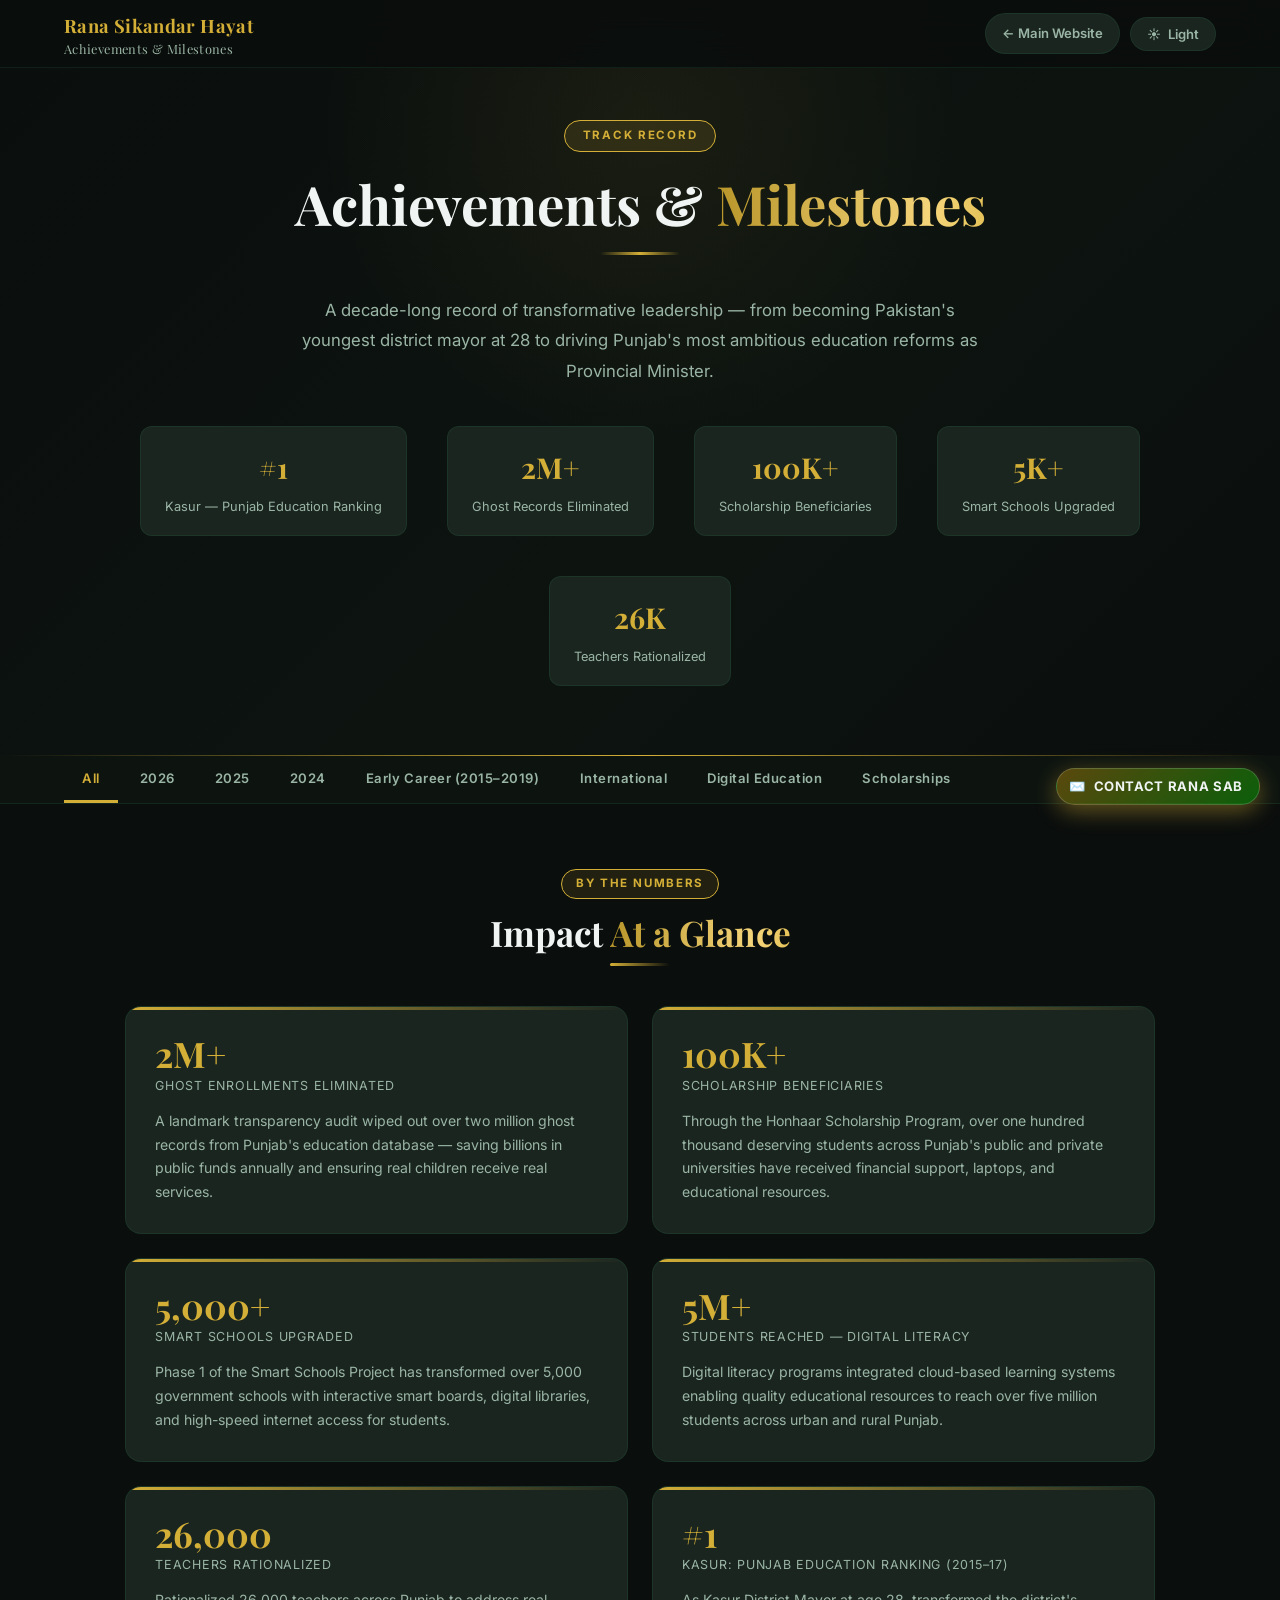
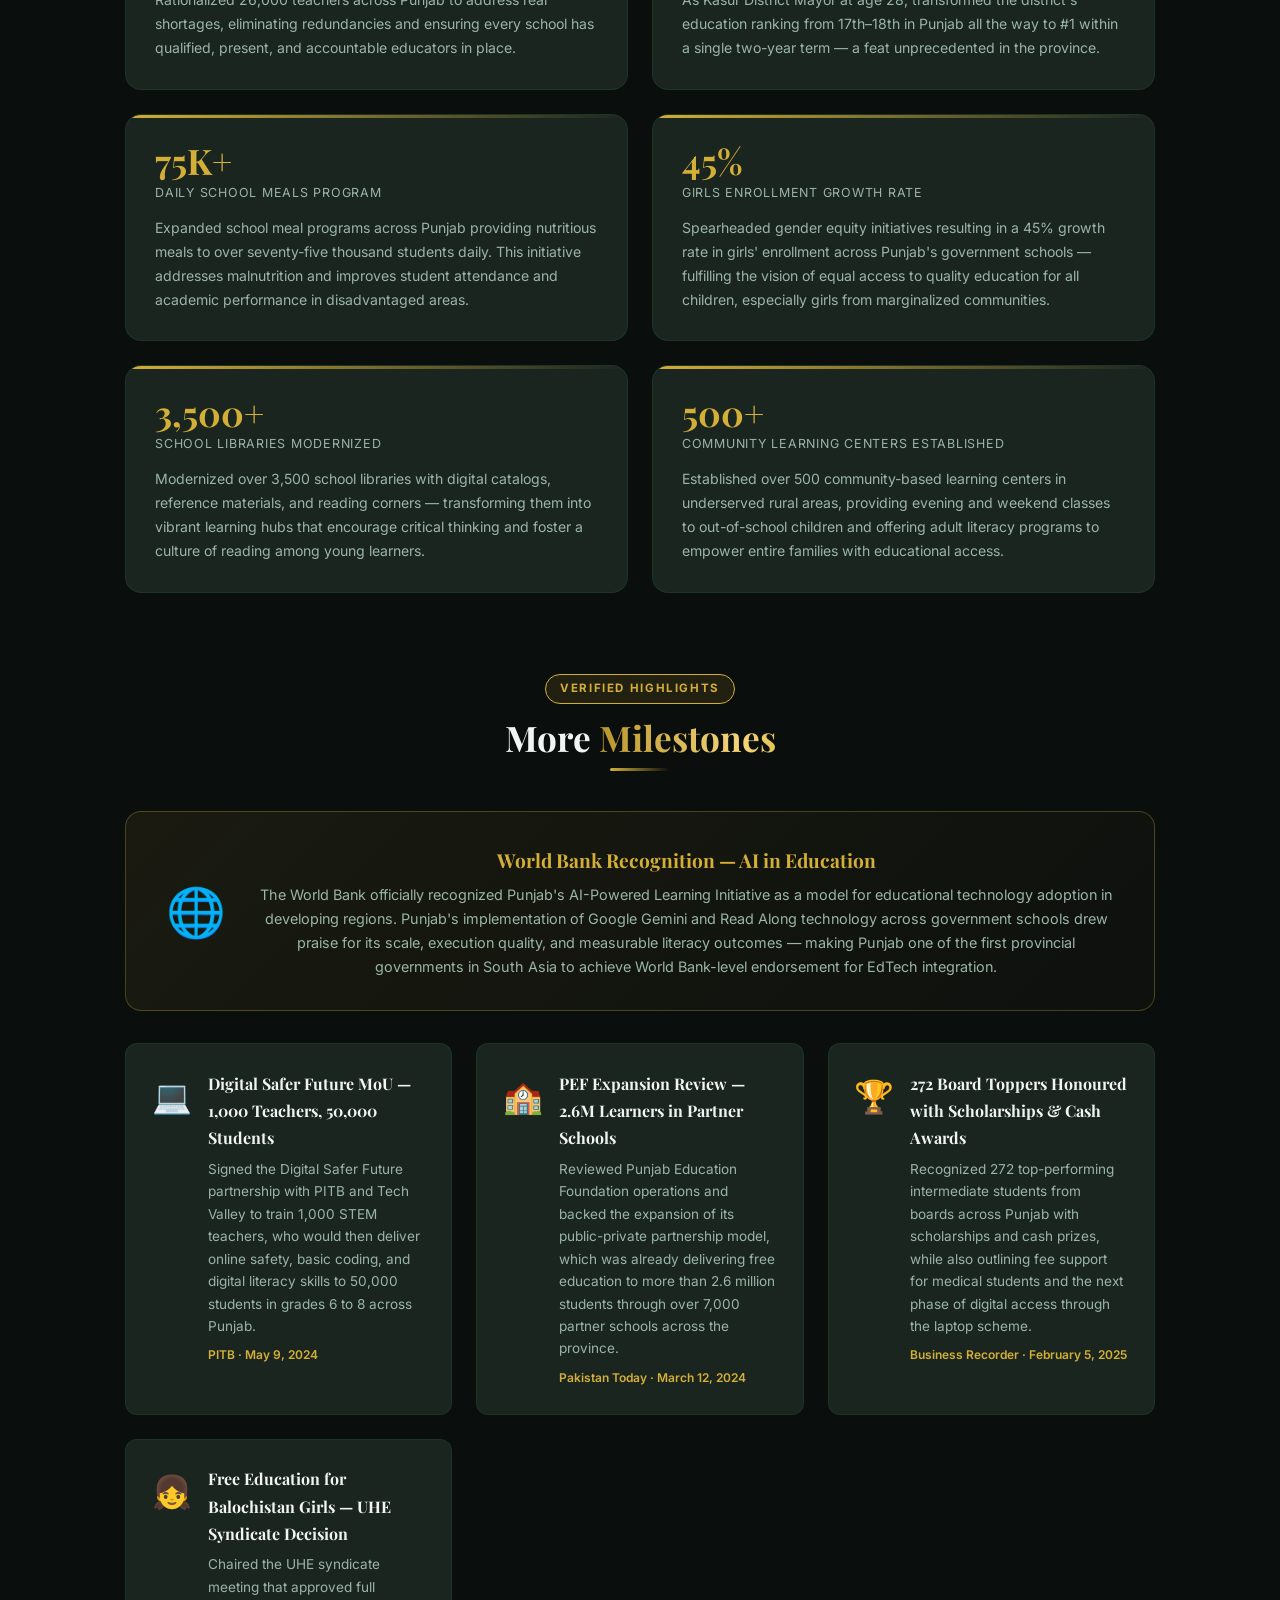
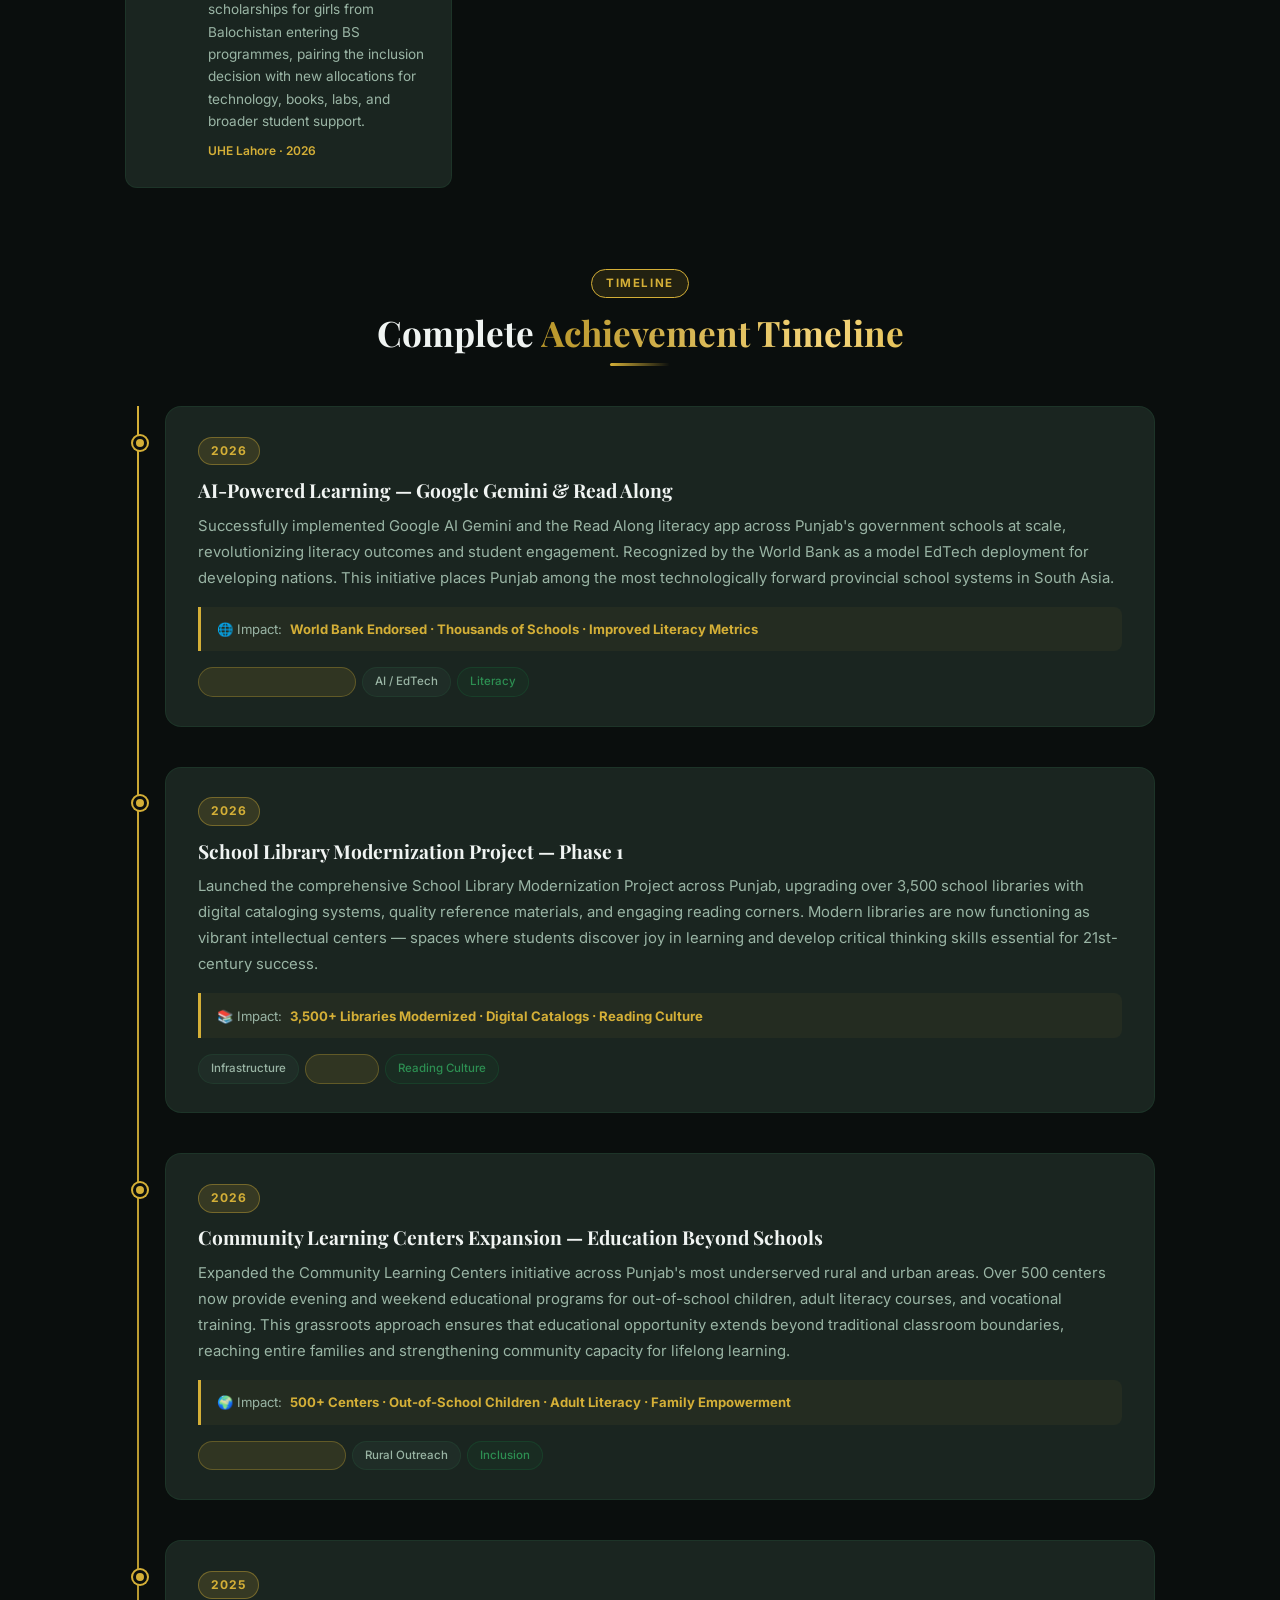
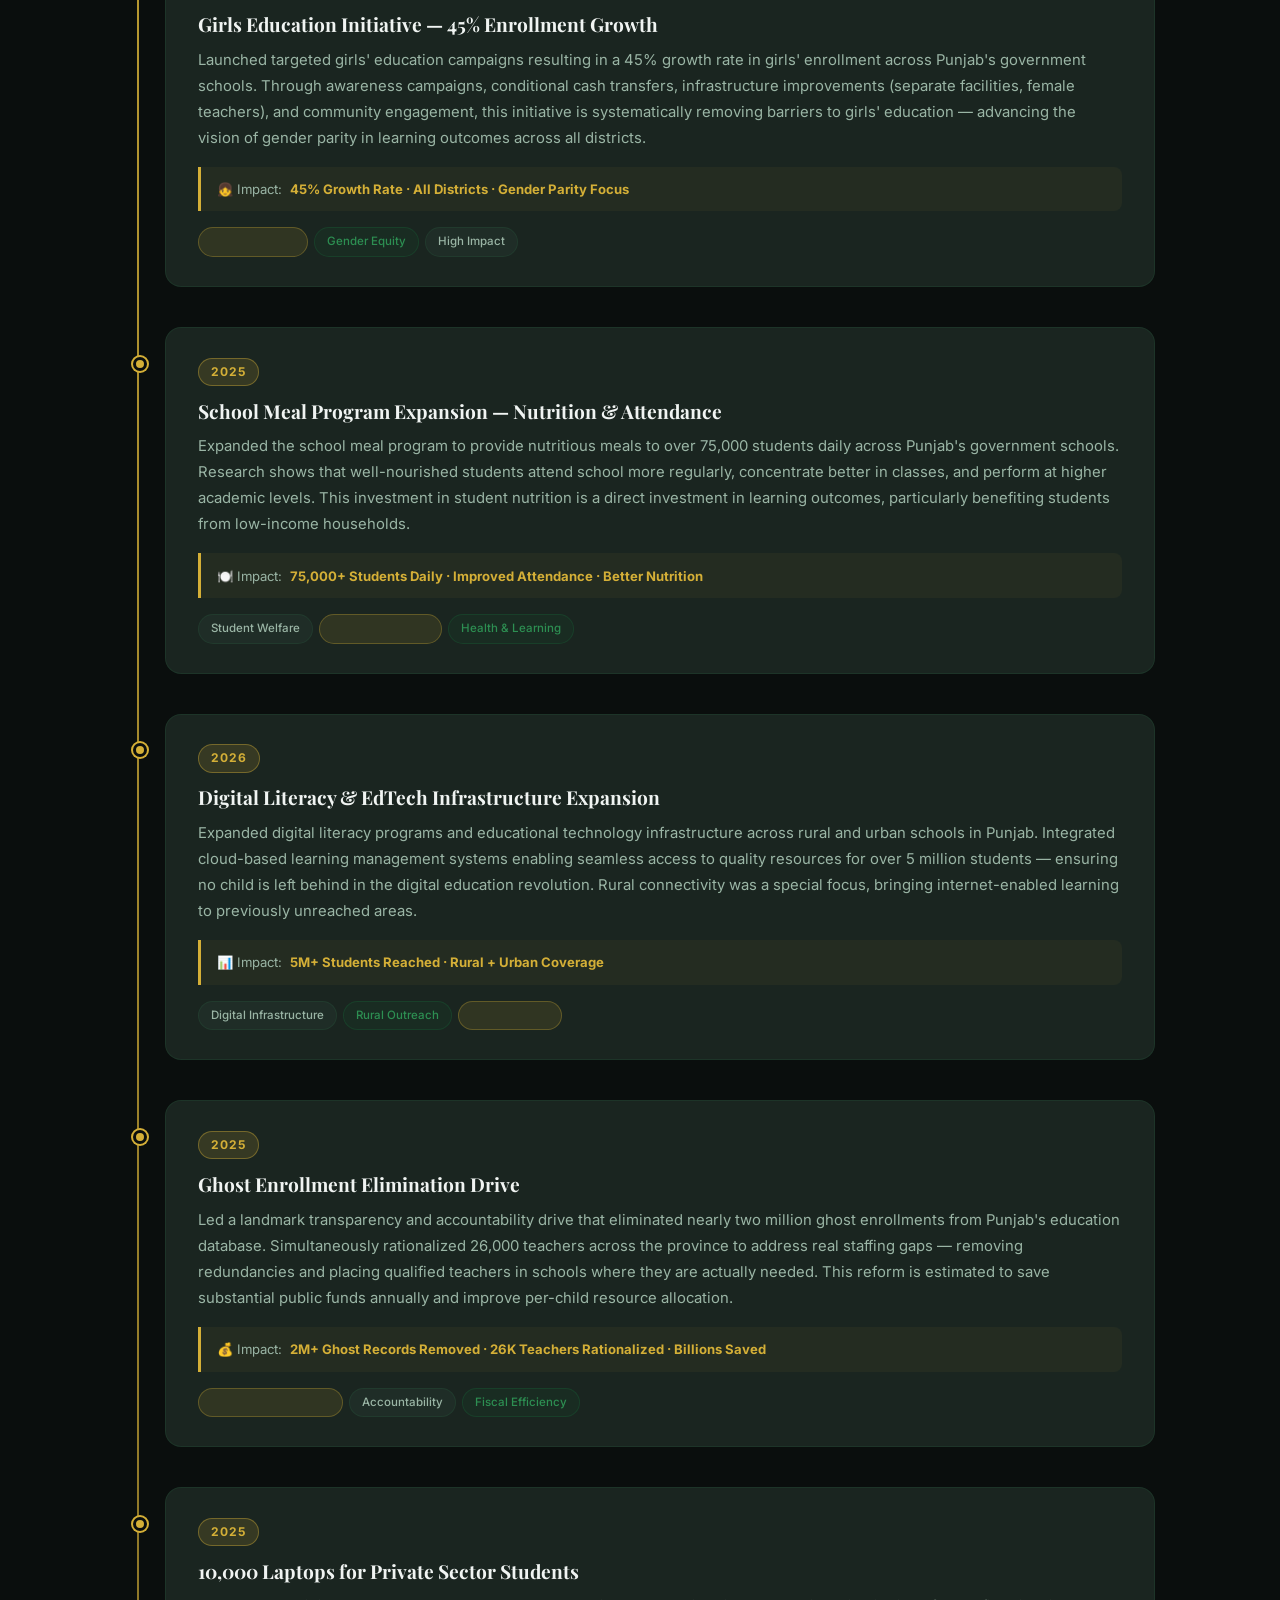
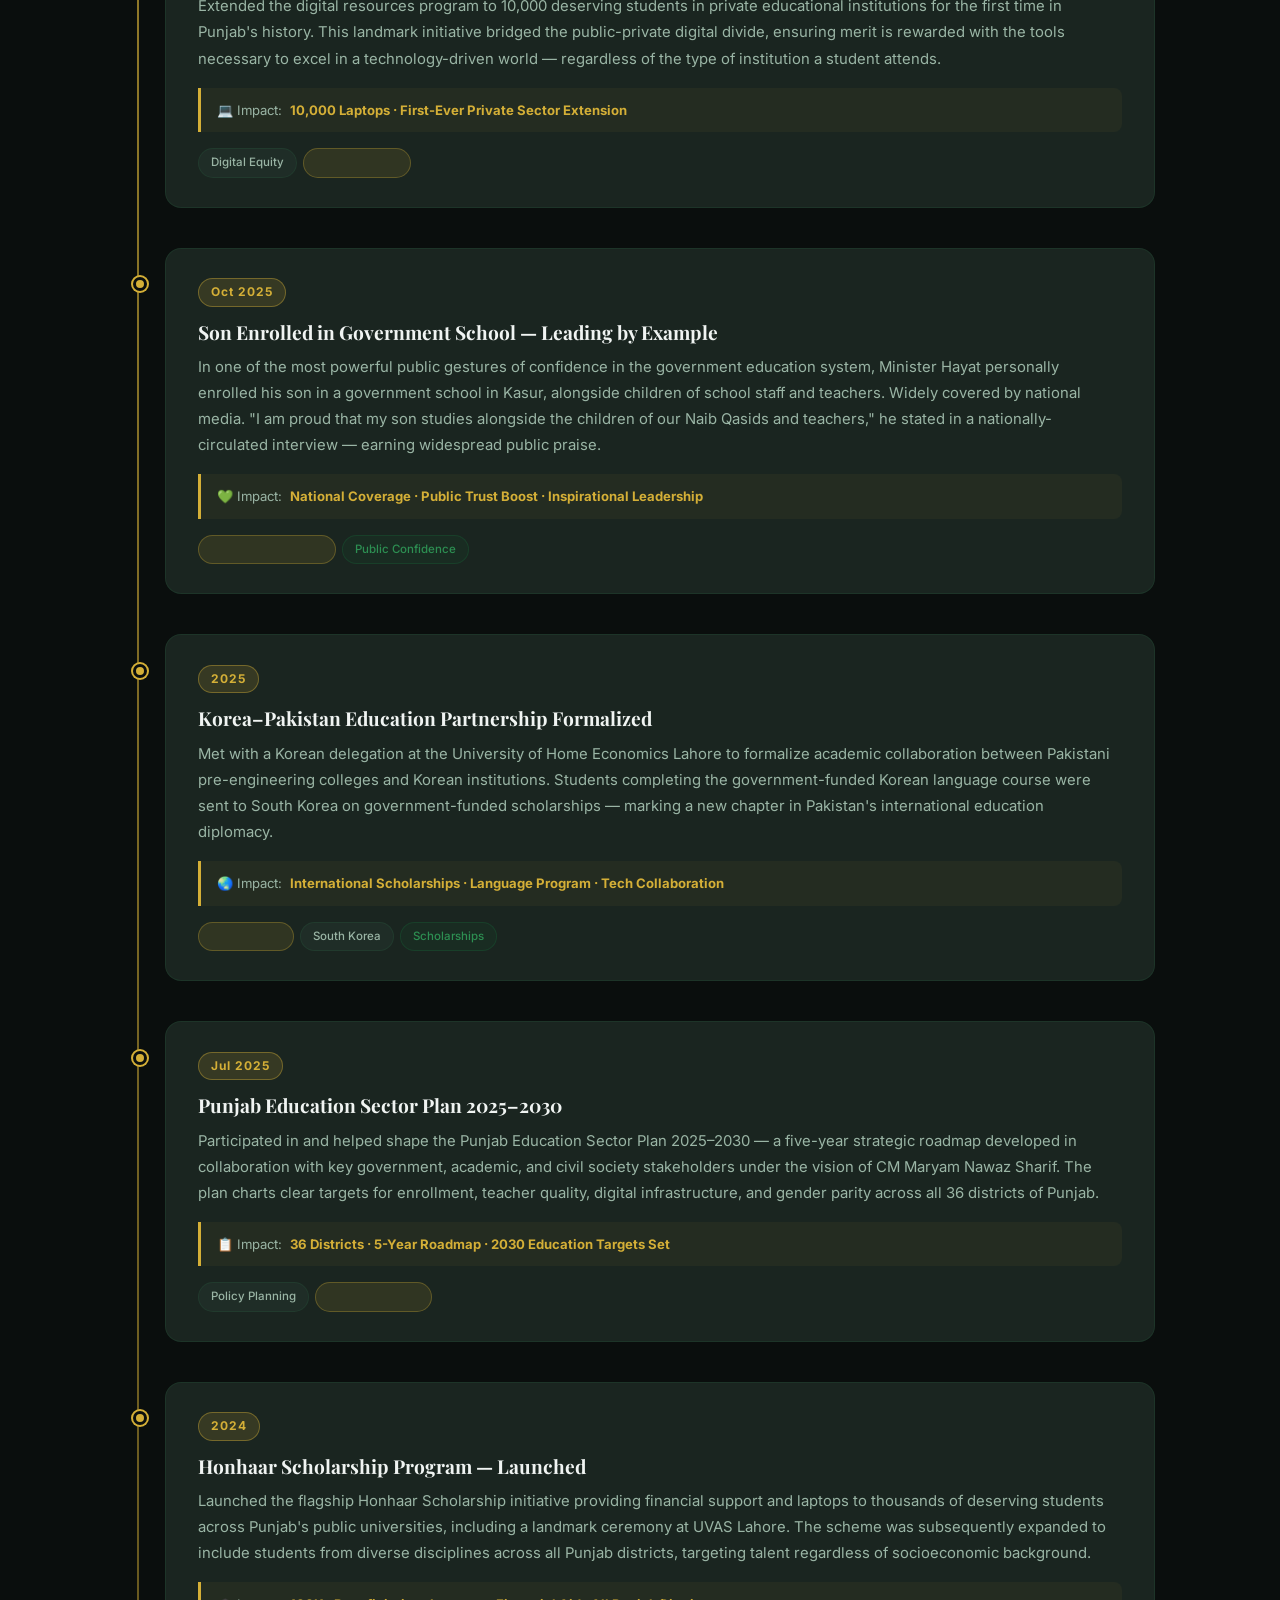
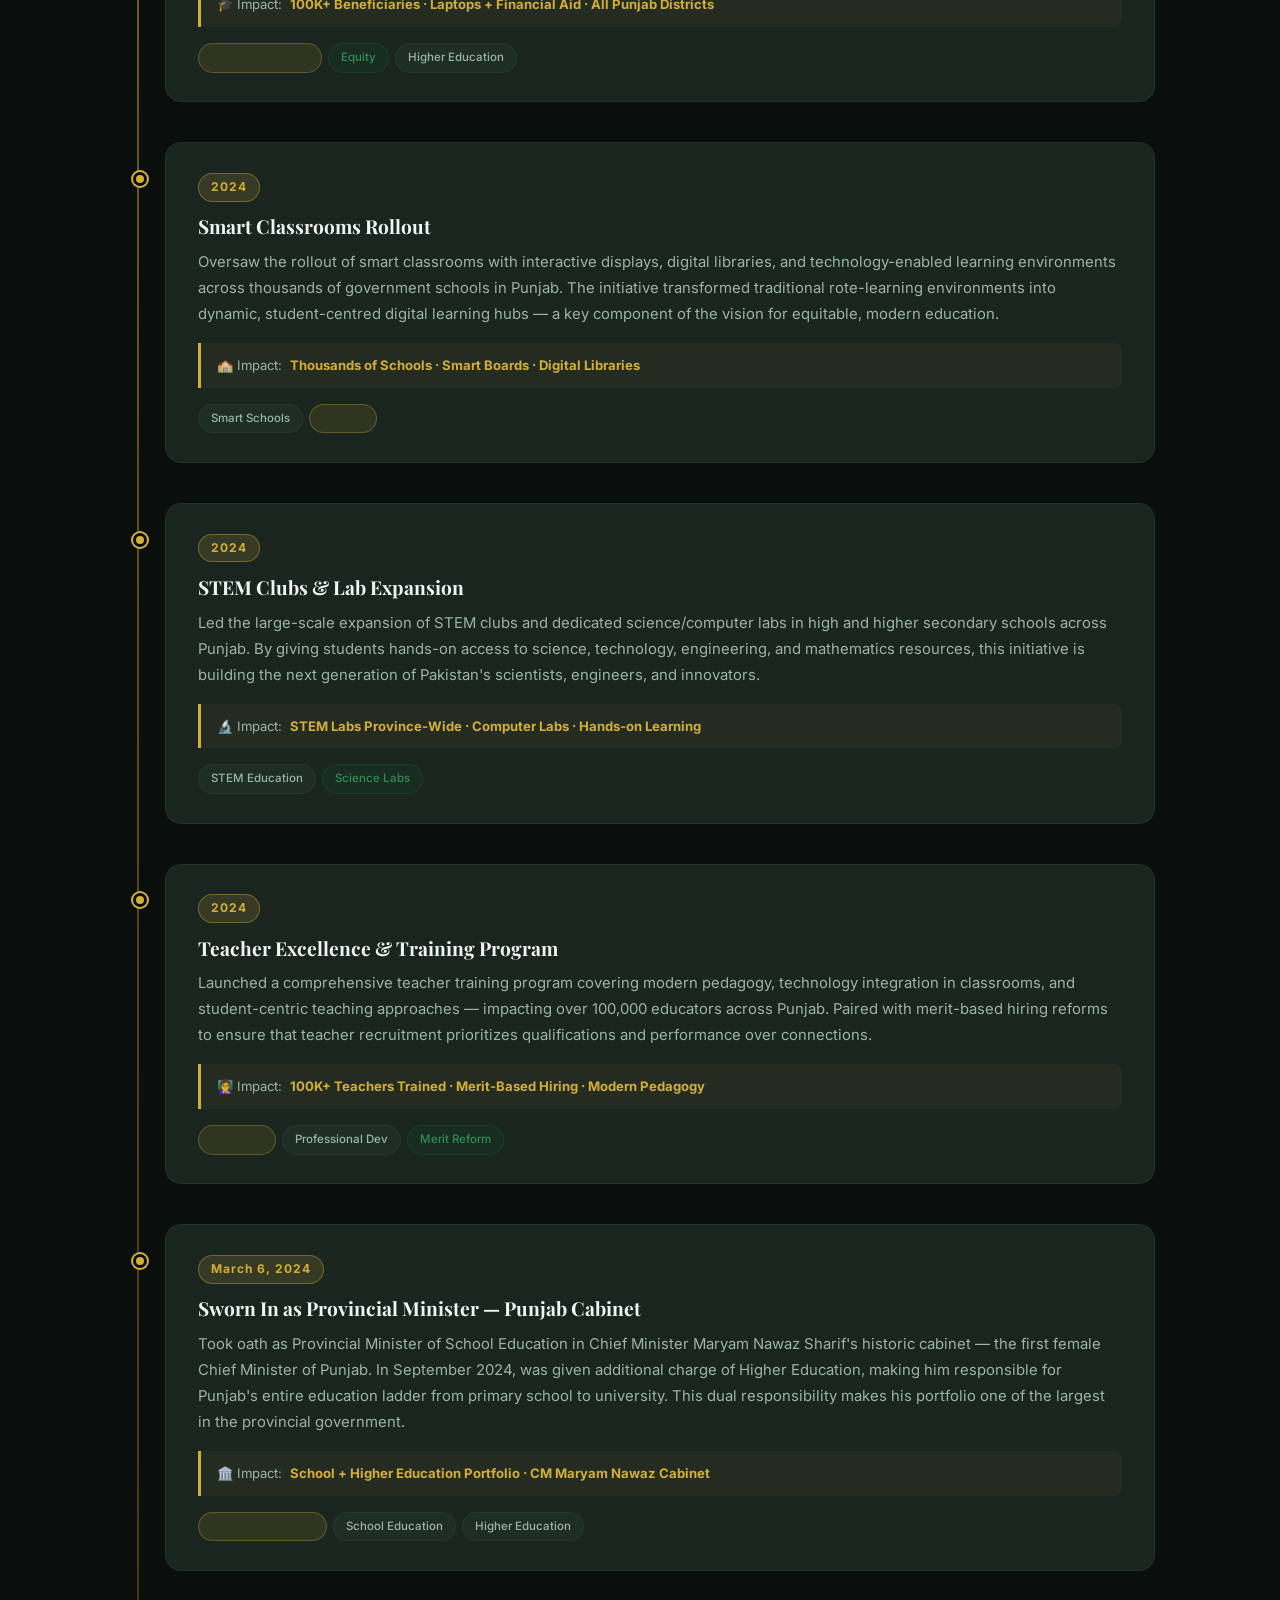
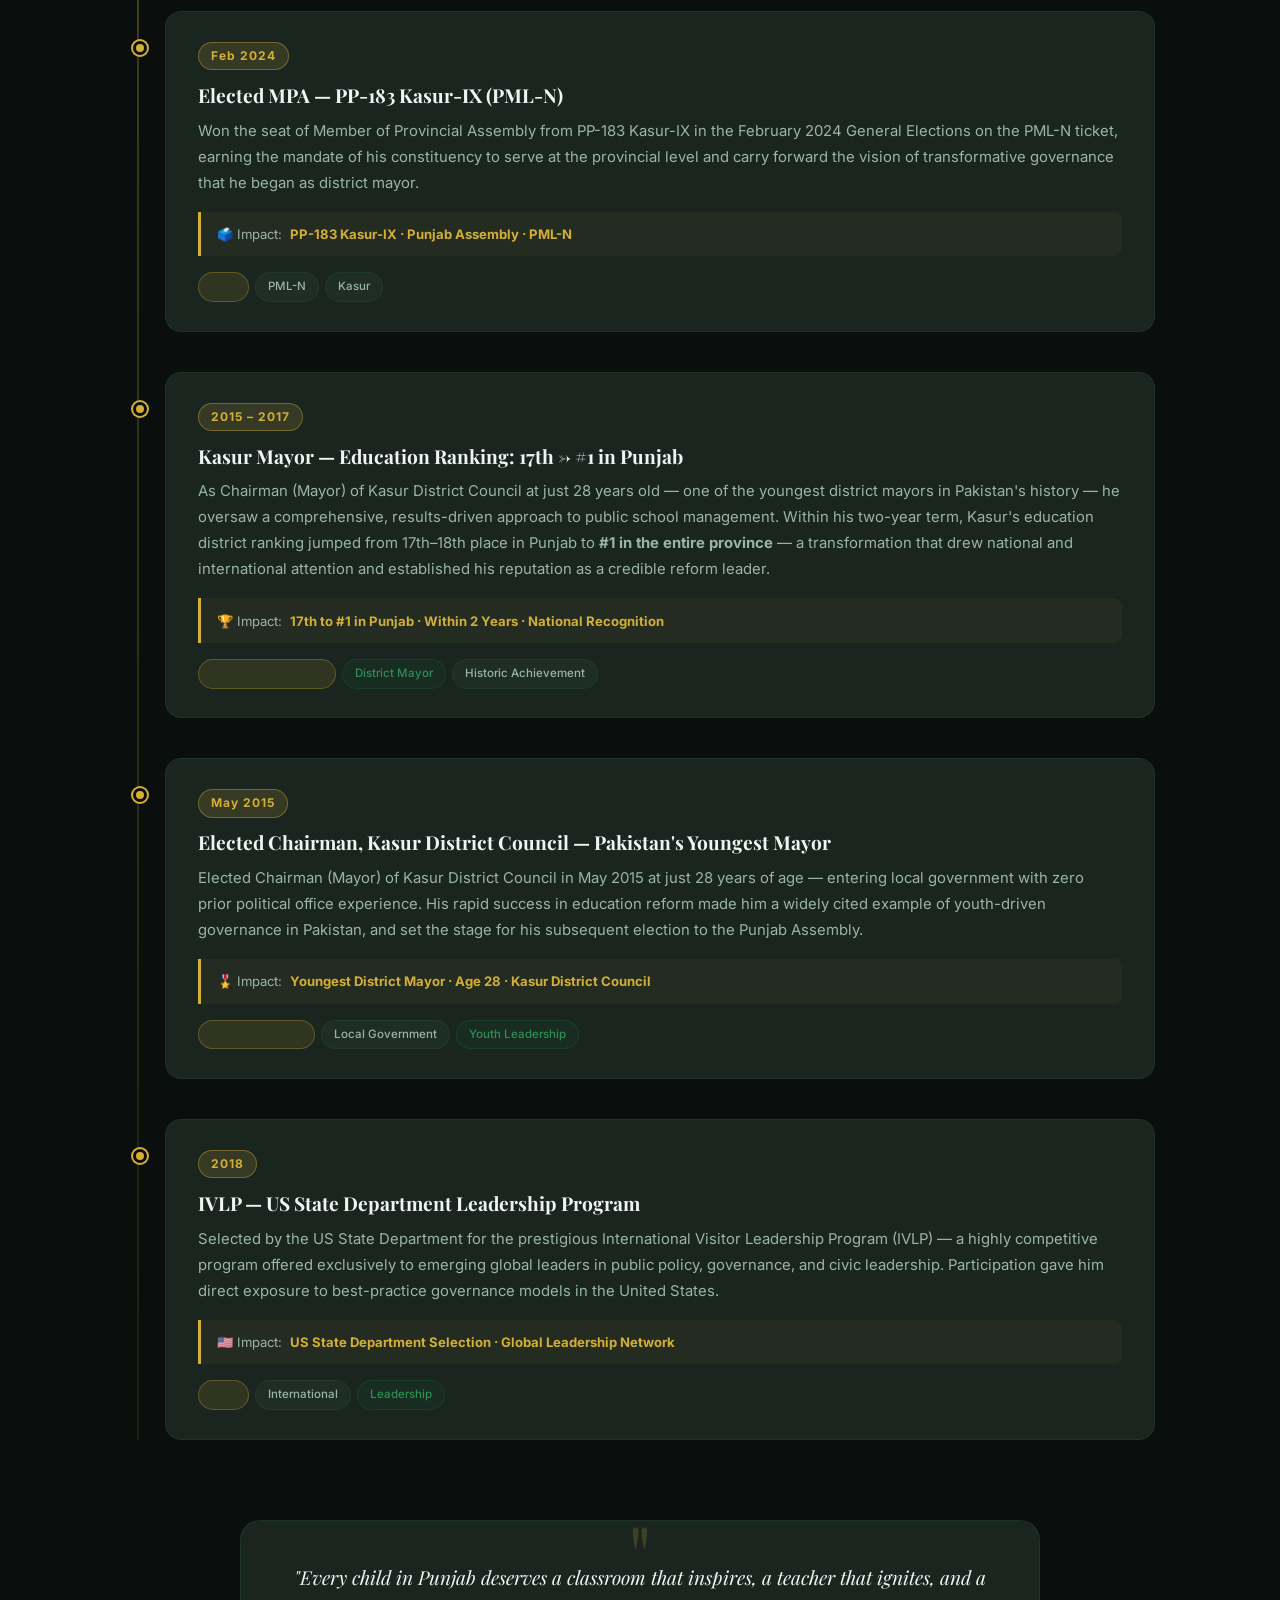
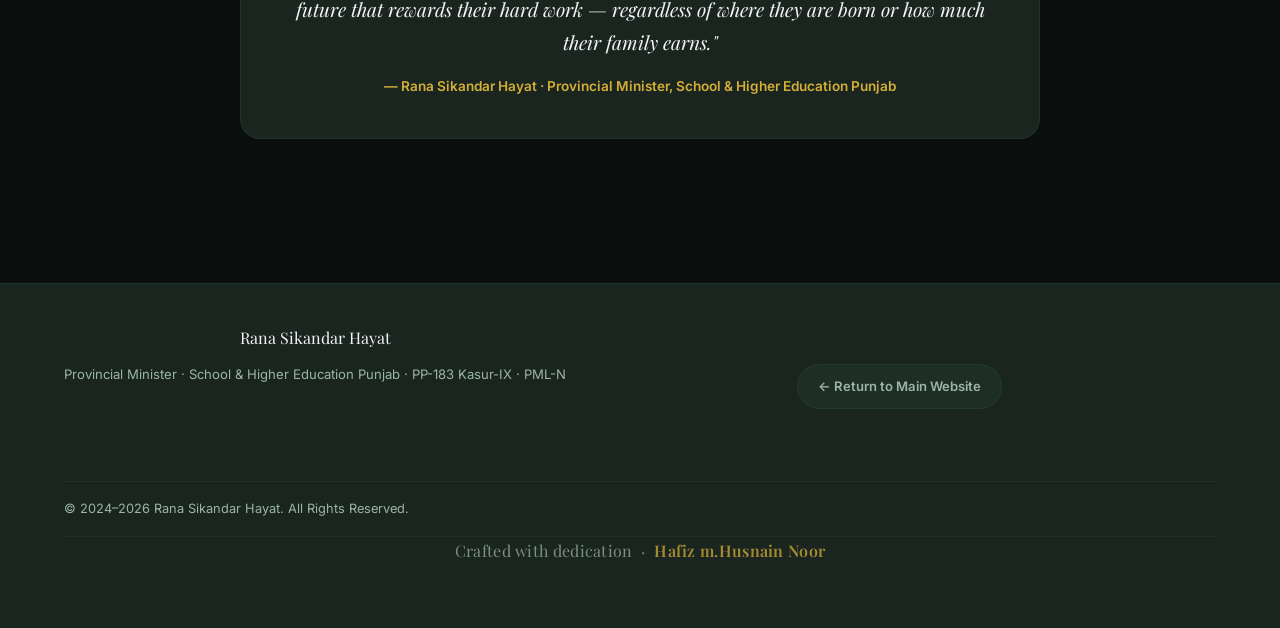
<file: achievements.html>
<!DOCTYPE html>
<html lang="en" data-theme="dark">
<head>
<meta charset="UTF-8">
<meta name="viewport" content="width=device-width, initial-scale=1.0">
<title>Achievements & Milestones | Rana Sikandar Hayat</title>
<link rel="shortcut icon" href="favicon/letter-s.ico" type="image/x-icon">
<meta name="description" content="Complete achievements, milestones, and policy reforms of Rana Sikandar Hayat, Provincial Minister of School Education, Punjab.">
<link href="https://fonts.googleapis.com/css2?family=Playfair+Display:wght@400;500;600;700&family=Inter:wght@300;400;500;600;700&display=swap" rel="stylesheet">
<link rel="stylesheet" href="style.css">
</head>
<body class="content-page page-achievements">

<canvas id="particles-canvas"></canvas>
<div class="scroll-progress" id="scrollProgress"></div>

<!-- NAVIGATION -->
<nav>
  <div class="nav-logo">
    Rana Sikandar Hayat
    <span>Achievements & Milestones</span>
  </div>
  <div class="nav-actions">
    <a href="index.html" class="back-btn">← Main Website</a>
    <button class="theme-btn">
      <span id="theme-icon">☀️</span>
      <span id="theme-text">Light</span>
    </button>
  </div>
</nav>

<!-- HERO -->
<section class="page-hero">
  <div class="hero-tag-pill">Track Record</div>
  <h1>Achievements &amp; <span class="gold">Milestones</span></h1>
  <div class="hero-divider-line"></div>
  <p>
    A decade-long record of transformative leadership — from becoming Pakistan's youngest district mayor at 28 
    to driving Punjab's most ambitious education reforms as Provincial Minister.
  </p>
  <div class="hero-stats-row">
    <div class="hero-stat-box">
      <strong>#1</strong>
      <span>Kasur — Punjab Education Ranking</span>
    </div>
    <div class="hero-stat-box">
      <strong>2M+</strong>
      <span>Ghost Records Eliminated</span>
    </div>
    <div class="hero-stat-box">
      <strong>100K+</strong>
      <span>Scholarship Beneficiaries</span>
    </div>
    <div class="hero-stat-box">
      <strong>5K+</strong>
      <span>Smart Schools Upgraded</span>
    </div>
    <div class="hero-stat-box">
      <strong>26K</strong>
      <span>Teachers Rationalized</span>
    </div>
  </div>
</section>

<!-- FILTER BAR -->
<div class="filter-bar" id="filterBar">
  <button class="filter-btn active" data-filter-kind="achievements" data-filter-value="all">All</button>
  <button class="filter-btn" data-filter-kind="achievements" data-filter-value="2026">2026</button>
  <button class="filter-btn" data-filter-kind="achievements" data-filter-value="2025">2025</button>
  <button class="filter-btn" data-filter-kind="achievements" data-filter-value="2024">2024</button>
  <button class="filter-btn" data-filter-kind="achievements" data-filter-value="early">Early Career (2015–2019)</button>
  <button class="filter-btn" data-filter-kind="achievements" data-filter-value="intl">International</button>
  <button class="filter-btn" data-filter-kind="achievements" data-filter-value="digital">Digital Education</button>
  <button class="filter-btn" data-filter-kind="achievements" data-filter-value="scholarship">Scholarships</button>
</div>

<div class="achievements-page">

  <!-- ══ SECTION: LANDMARK IMPACT NUMBERS ══ -->
  <section class="ach-section" data-ach="all">
    <div class="ach-section-tag">By the Numbers</div>
    <h2 class="ach-section-title reveal">Impact <span class="gold">At a Glance</span></h2>
    <div class="ach-divider"></div>
    <div class="ach-cards-grid">
      <div class="ach-card reveal">
        <div class="ach-number">2M+</div>
        <div class="ach-label">Ghost Enrollments Eliminated</div>
        <p style="margin-top:.8rem;">A landmark transparency audit wiped out over two million ghost records from Punjab's education database — saving billions in public funds annually and ensuring real children receive real services.</p>
      </div>
      <div class="ach-card reveal">
        <div class="ach-number">100K+</div>
        <div class="ach-label">Scholarship Beneficiaries</div>
        <p style="margin-top:.8rem;">Through the Honhaar Scholarship Program, over one hundred thousand deserving students across Punjab's public and private universities have received financial support, laptops, and educational resources.</p>
      </div>
      <div class="ach-card reveal">
        <div class="ach-number">5,000+</div>
        <div class="ach-label">Smart Schools Upgraded</div>
        <p style="margin-top:.8rem;">Phase 1 of the Smart Schools Project has transformed over 5,000 government schools with interactive smart boards, digital libraries, and high-speed internet access for students.</p>
      </div>
      <div class="ach-card reveal">
        <div class="ach-number">5M+</div>
        <div class="ach-label">Students Reached — Digital Literacy</div>
        <p style="margin-top:.8rem;">Digital literacy programs integrated cloud-based learning systems enabling quality educational resources to reach over five million students across urban and rural Punjab.</p>
      </div>
      <div class="ach-card reveal">
        <div class="ach-number">26,000</div>
        <div class="ach-label">Teachers Rationalized</div>
        <p style="margin-top:.8rem;">Rationalized 26,000 teachers across Punjab to address real shortages, eliminating redundancies and ensuring every school has qualified, present, and accountable educators in place.</p>
      </div>
      <div class="ach-card reveal">
        <div class="ach-number">#1</div>
        <div class="ach-label">Kasur: Punjab Education Ranking (2015–17)</div>
        <p style="margin-top:.8rem;">As Kasur District Mayor at age 28, transformed the district's education ranking from 17th–18th in Punjab all the way to #1 within a single two-year term — a feat unprecedented in the province.</p>
      </div>
      <div class="ach-card reveal">
        <div class="ach-number">75K+</div>
        <div class="ach-label">Daily School Meals Program</div>
        <p style="margin-top:.8rem;">Expanded school meal programs across Punjab providing nutritious meals to over seventy-five thousand students daily. This initiative addresses malnutrition and improves student attendance and academic performance in disadvantaged areas.</p>
      </div>
      <div class="ach-card reveal">
        <div class="ach-number">45%</div>
        <div class="ach-label">Girls Enrollment Growth Rate</div>
        <p style="margin-top:.8rem;">Spearheaded gender equity initiatives resulting in a 45% growth rate in girls' enrollment across Punjab's government schools — fulfilling the vision of equal access to quality education for all children, especially girls from marginalized communities.</p>
      </div>
      <div class="ach-card reveal">
        <div class="ach-number">3,500+</div>
        <div class="ach-label">School Libraries Modernized</div>
        <p style="margin-top:.8rem;">Modernized over 3,500 school libraries with digital catalogs, reference materials, and reading corners — transforming them into vibrant learning hubs that encourage critical thinking and foster a culture of reading among young learners.</p>
      </div>
      <div class="ach-card reveal">
        <div class="ach-number">500+</div>
        <div class="ach-label">Community Learning Centers Established</div>
        <p style="margin-top:.8rem;">Established over 500 community-based learning centers in underserved rural areas, providing evening and weekend classes to out-of-school children and offering adult literacy programs to empower entire families with educational access.</p>
      </div>
    </div>
  </section>

  <!-- ══ SECTION: WORLD BANK RECOGNITION ══ -->
  <section class="ach-section" data-ach="all">
    <div class="ach-section-tag">Verified Highlights</div>
    <h2 class="ach-section-title reveal">More <span class="gold">Milestones</span></h2>
    <div class="ach-divider"></div>

    <div class="wb-recognition reveal">
      <div class="wb-logo">🌐</div>
      <div class="wb-body">
        <h4>World Bank Recognition — AI in Education</h4>
        <p>The World Bank officially recognized Punjab's AI-Powered Learning Initiative as a model for educational technology adoption in developing regions. Punjab's implementation of Google Gemini and Read Along technology across government schools drew praise for its scale, execution quality, and measurable literacy outcomes — making Punjab one of the first provincial governments in South Asia to achieve World Bank-level endorsement for EdTech integration.</p>
      </div>
    </div>

    <div class="recognition-grid">
      <div class="recognition-card reveal">
        <div class="rec-icon">💻</div>
        <div class="rec-body">
          <h4>Digital Safer Future MoU — 1,000 Teachers, 50,000 Students</h4>
          <p>Signed the Digital Safer Future partnership with PITB and Tech Valley to train 1,000 STEM teachers, who would then deliver online safety, basic coding, and digital literacy skills to 50,000 students in grades 6 to 8 across Punjab.</p>
          <span class="rec-source">PITB · May 9, 2024</span>
        </div>
      </div>
      <div class="recognition-card reveal">
        <div class="rec-icon">🏫</div>
        <div class="rec-body">
          <h4>PEF Expansion Review — 2.6M Learners in Partner Schools</h4>
          <p>Reviewed Punjab Education Foundation operations and backed the expansion of its public-private partnership model, which was already delivering free education to more than 2.6 million students through over 7,000 partner schools across the province.</p>
          <span class="rec-source">Pakistan Today · March 12, 2024</span>
        </div>
      </div>
      <div class="recognition-card reveal">
        <div class="rec-icon">🏆</div>
        <div class="rec-body">
          <h4>272 Board Toppers Honoured with Scholarships &amp; Cash Awards</h4>
          <p>Recognized 272 top-performing intermediate students from boards across Punjab with scholarships and cash prizes, while also outlining fee support for medical students and the next phase of digital access through the laptop scheme.</p>
          <span class="rec-source">Business Recorder · February 5, 2025</span>
        </div>
      </div>
      <div class="recognition-card reveal">
        <div class="rec-icon">👧</div>
        <div class="rec-body">
          <h4>Free Education for Balochistan Girls — UHE Syndicate Decision</h4>
          <p>Chaired the UHE syndicate meeting that approved full scholarships for girls from Balochistan entering BS programmes, pairing the inclusion decision with new allocations for technology, books, labs, and broader student support.</p>
          <span class="rec-source">UHE Lahore · 2026</span>
        </div>
      </div>
    </div>
  </section>

  <!-- ══ SECTION: FULL ACHIEVEMENT TIMELINE ══ -->
  <section class="ach-section" data-ach="all">
    <div class="ach-section-tag">Timeline</div>
    <h2 class="ach-section-title reveal">Complete <span class="gold">Achievement Timeline</span></h2>
    <div class="ach-divider"></div>

    <div class="ach-timeline">

      <!-- 2026 -->
      <div class="ach-item reveal" data-filter="2026 digital intl">
        <div class="ach-year-badge">2026</div>
        <h3>AI-Powered Learning — Google Gemini &amp; Read Along</h3>
        <p>Successfully implemented Google AI Gemini and the Read Along literacy app across Punjab's government schools at scale, revolutionizing literacy outcomes and student engagement. Recognized by the World Bank as a model EdTech deployment for developing nations. This initiative places Punjab among the most technologically forward provincial school systems in South Asia.</p>
        <div class="ach-impact"><span>🌐 Impact:</span><strong>World Bank Endorsed · Thousands of Schools · Improved Literacy Metrics</strong></div>
        <div class="ach-tags">
          <span class="ach-tag gold">World Bank Recognition</span>
          <span class="ach-tag">AI / EdTech</span>
          <span class="ach-tag green">Literacy</span>
        </div>
      </div>
      <div class="ach-item reveal" data-filter="2026 digital">
        <div class="ach-year-badge">2026</div>
        <h3>School Library Modernization Project — Phase 1</h3>
        <p>Launched the comprehensive School Library Modernization Project across Punjab, upgrading over 3,500 school libraries with digital cataloging systems, quality reference materials, and engaging reading corners. Modern libraries are now functioning as vibrant intellectual centers — spaces where students discover joy in learning and develop critical thinking skills essential for 21st-century success.</p>
        <div class="ach-impact"><span>📚 Impact:</span><strong>3,500+ Libraries Modernized · Digital Catalogs · Reading Culture</strong></div>
        <div class="ach-tags">
          <span class="ach-tag">Infrastructure</span>
          <span class="ach-tag gold">Libraries</span>
          <span class="ach-tag green">Reading Culture</span>
        </div>
      </div>

      <div class="ach-item reveal" data-filter="2026">
        <div class="ach-year-badge">2026</div>
        <h3>Community Learning Centers Expansion — Education Beyond Schools</h3>
        <p>Expanded the Community Learning Centers initiative across Punjab's most underserved rural and urban areas. Over 500 centers now provide evening and weekend educational programs for out-of-school children, adult literacy courses, and vocational training. This grassroots approach ensures that educational opportunity extends beyond traditional classroom boundaries, reaching entire families and strengthening community capacity for lifelong learning.</p>
        <div class="ach-impact"><span>🌍 Impact:</span><strong>500+ Centers · Out-of-School Children · Adult Literacy · Family Empowerment</strong></div>
        <div class="ach-tags">
          <span class="ach-tag gold">Community Education</span>
          <span class="ach-tag">Rural Outreach</span>
          <span class="ach-tag green">Inclusion</span>
        </div>
      </div>

      <!-- 2025 -->
      <div class="ach-item reveal" data-filter="2025">
        <div class="ach-year-badge">2025</div>
        <h3>Girls Education Initiative — 45% Enrollment Growth</h3>
        <p>Launched targeted girls' education campaigns resulting in a 45% growth rate in girls' enrollment across Punjab's government schools. Through awareness campaigns, conditional cash transfers, infrastructure improvements (separate facilities, female teachers), and community engagement, this initiative is systematically removing barriers to girls' education — advancing the vision of gender parity in learning outcomes across all districts.</p>
        <div class="ach-impact"><span>👧 Impact:</span><strong>45% Growth Rate · All Districts · Gender Parity Focus</strong></div>
        <div class="ach-tags">
          <span class="ach-tag gold">Girls Education</span>
          <span class="ach-tag green">Gender Equity</span>
          <span class="ach-tag">High Impact</span>
        </div>
      </div>

      <div class="ach-item reveal" data-filter="2025">
        <div class="ach-year-badge">2025</div>
        <h3>School Meal Program Expansion — Nutrition & Attendance</h3>
        <p>Expanded the school meal program to provide nutritious meals to over 75,000 students daily across Punjab's government schools. Research shows that well-nourished students attend school more regularly, concentrate better in classes, and perform at higher academic levels. This investment in student nutrition is a direct investment in learning outcomes, particularly benefiting students from low-income households.</p>
        <div class="ach-impact"><span>🍽️ Impact:</span><strong>75,000+ Students Daily · Improved Attendance · Better Nutrition</strong></div>
        <div class="ach-tags">
          <span class="ach-tag">Student Welfare</span>
          <span class="ach-tag gold">Nutrition Program</span>
          <span class="ach-tag green">Health & Learning</span>
        </div>
      </div>
      <div class="ach-item reveal" data-filter="2026 digital">
        <div class="ach-year-badge">2026</div>
        <h3>Digital Literacy &amp; EdTech Infrastructure Expansion</h3>
        <p>Expanded digital literacy programs and educational technology infrastructure across rural and urban schools in Punjab. Integrated cloud-based learning management systems enabling seamless access to quality resources for over 5 million students — ensuring no child is left behind in the digital education revolution. Rural connectivity was a special focus, bringing internet-enabled learning to previously unreached areas.</p>
        <div class="ach-impact"><span>📊 Impact:</span><strong>5M+ Students Reached · Rural + Urban Coverage</strong></div>
        <div class="ach-tags">
          <span class="ach-tag">Digital Infrastructure</span>
          <span class="ach-tag green">Rural Outreach</span>
          <span class="ach-tag gold">5M+ Students</span>
        </div>
      </div>

      <!-- 2025 -->
      <div class="ach-item reveal" data-filter="2025">
        <div class="ach-year-badge">2025</div>
        <h3>Ghost Enrollment Elimination Drive</h3>
        <p>Led a landmark transparency and accountability drive that eliminated nearly two million ghost enrollments from Punjab's education database. Simultaneously rationalized 26,000 teachers across the province to address real staffing gaps — removing redundancies and placing qualified teachers in schools where they are actually needed. This reform is estimated to save substantial public funds annually and improve per-child resource allocation.</p>
        <div class="ach-impact"><span>💰 Impact:</span><strong>2M+ Ghost Records Removed · 26K Teachers Rationalized · Billions Saved</strong></div>
        <div class="ach-tags">
          <span class="ach-tag gold">Transparency Reform</span>
          <span class="ach-tag">Accountability</span>
          <span class="ach-tag green">Fiscal Efficiency</span>
        </div>
      </div>

      <div class="ach-item reveal" data-filter="2025">
        <div class="ach-year-badge">2025</div>
        <h3>10,000 Laptops for Private Sector Students</h3>
        <p>Extended the digital resources program to 10,000 deserving students in private educational institutions for the first time in Punjab's history. This landmark initiative bridged the public-private digital divide, ensuring merit is rewarded with the tools necessary to excel in a technology-driven world — regardless of the type of institution a student attends.</p>
        <div class="ach-impact"><span>💻 Impact:</span><strong>10,000 Laptops · First-Ever Private Sector Extension</strong></div>
        <div class="ach-tags">
          <span class="ach-tag">Digital Equity</span>
          <span class="ach-tag gold">First of its Kind</span>
        </div>
      </div>

      <div class="ach-item reveal" data-filter="2025">
        <div class="ach-year-badge">Oct 2025</div>
        <h3>Son Enrolled in Government School — Leading by Example</h3>
        <p>In one of the most powerful public gestures of confidence in the government education system, Minister Hayat personally enrolled his son in a government school in Kasur, alongside children of school staff and teachers. Widely covered by national media. "I am proud that my son studies alongside the children of our Naib Qasids and teachers," he stated in a nationally-circulated interview — earning widespread public praise.</p>
        <div class="ach-impact"><span>💚 Impact:</span><strong>National Coverage · Public Trust Boost · Inspirational Leadership</strong></div>
        <div class="ach-tags">
          <span class="ach-tag gold">Leading by Example</span>
          <span class="ach-tag green">Public Confidence</span>
        </div>
      </div>

      <div class="ach-item reveal" data-filter="2025 intl">
        <div class="ach-year-badge">2025</div>
        <h3>Korea–Pakistan Education Partnership Formalized</h3>
        <p>Met with a Korean delegation at the University of Home Economics Lahore to formalize academic collaboration between Pakistani pre-engineering colleges and Korean institutions. Students completing the government-funded Korean language course were sent to South Korea on government-funded scholarships — marking a new chapter in Pakistan's international education diplomacy.</p>
        <div class="ach-impact"><span>🌏 Impact:</span><strong>International Scholarships · Language Program · Tech Collaboration</strong></div>
        <div class="ach-tags">
          <span class="ach-tag gold">International</span>
          <span class="ach-tag">South Korea</span>
          <span class="ach-tag green">Scholarships</span>
        </div>
      </div>

      <div class="ach-item reveal" data-filter="2025">
        <div class="ach-year-badge">Jul 2025</div>
        <h3>Punjab Education Sector Plan 2025–2030</h3>
        <p>Participated in and helped shape the Punjab Education Sector Plan 2025–2030 — a five-year strategic roadmap developed in collaboration with key government, academic, and civil society stakeholders under the vision of CM Maryam Nawaz Sharif. The plan charts clear targets for enrollment, teacher quality, digital infrastructure, and gender parity across all 36 districts of Punjab.</p>
        <div class="ach-impact"><span>📋 Impact:</span><strong>36 Districts · 5-Year Roadmap · 2030 Education Targets Set</strong></div>
        <div class="ach-tags">
          <span class="ach-tag">Policy Planning</span>
          <span class="ach-tag gold">5-Year Roadmap</span>
        </div>
      </div>

      <!-- 2024 -->
      <div class="ach-item reveal" data-filter="2024 scholarship">
        <div class="ach-year-badge">2024</div>
        <h3>Honhaar Scholarship Program — Launched</h3>
        <p>Launched the flagship Honhaar Scholarship initiative providing financial support and laptops to thousands of deserving students across Punjab's public universities, including a landmark ceremony at UVAS Lahore. The scheme was subsequently expanded to include students from diverse disciplines across all Punjab districts, targeting talent regardless of socioeconomic background.</p>
        <div class="ach-impact"><span>🎓 Impact:</span><strong>100K+ Beneficiaries · Laptops + Financial Aid · All Punjab Districts</strong></div>
        <div class="ach-tags">
          <span class="ach-tag gold">Flagship Initiative</span>
          <span class="ach-tag green">Equity</span>
          <span class="ach-tag">Higher Education</span>
        </div>
      </div>

      <div class="ach-item reveal" data-filter="2024 digital">
        <div class="ach-year-badge">2024</div>
        <h3>Smart Classrooms Rollout</h3>
        <p>Oversaw the rollout of smart classrooms with interactive displays, digital libraries, and technology-enabled learning environments across thousands of government schools in Punjab. The initiative transformed traditional rote-learning environments into dynamic, student-centred digital learning hubs — a key component of the vision for equitable, modern education.</p>
        <div class="ach-impact"><span>🏫 Impact:</span><strong>Thousands of Schools · Smart Boards · Digital Libraries</strong></div>
        <div class="ach-tags">
          <span class="ach-tag">Smart Schools</span>
          <span class="ach-tag gold">EdTech</span>
        </div>
      </div>

      <div class="ach-item reveal" data-filter="2024 digital">
        <div class="ach-year-badge">2024</div>
        <h3>STEM Clubs &amp; Lab Expansion</h3>
        <p>Led the large-scale expansion of STEM clubs and dedicated science/computer labs in high and higher secondary schools across Punjab. By giving students hands-on access to science, technology, engineering, and mathematics resources, this initiative is building the next generation of Pakistan's scientists, engineers, and innovators.</p>
        <div class="ach-impact"><span>🔬 Impact:</span><strong>STEM Labs Province-Wide · Computer Labs · Hands-on Learning</strong></div>
        <div class="ach-tags">
          <span class="ach-tag">STEM Education</span>
          <span class="ach-tag green">Science Labs</span>
        </div>
      </div>

      <div class="ach-item reveal" data-filter="2024">
        <div class="ach-year-badge">2024</div>
        <h3>Teacher Excellence &amp; Training Program</h3>
        <p>Launched a comprehensive teacher training program covering modern pedagogy, technology integration in classrooms, and student-centric teaching approaches — impacting over 100,000 educators across Punjab. Paired with merit-based hiring reforms to ensure that teacher recruitment prioritizes qualifications and performance over connections.</p>
        <div class="ach-impact"><span>👩‍🏫 Impact:</span><strong>100K+ Teachers Trained · Merit-Based Hiring · Modern Pedagogy</strong></div>
        <div class="ach-tags">
          <span class="ach-tag gold">Teachers</span>
          <span class="ach-tag">Professional Dev</span>
          <span class="ach-tag green">Merit Reform</span>
        </div>
      </div>

      <div class="ach-item reveal" data-filter="2024">
        <div class="ach-year-badge">March 6, 2024</div>
        <h3>Sworn In as Provincial Minister — Punjab Cabinet</h3>
        <p>Took oath as Provincial Minister of School Education in Chief Minister Maryam Nawaz Sharif's historic cabinet — the first female Chief Minister of Punjab. In September 2024, was given additional charge of Higher Education, making him responsible for Punjab's entire education ladder from primary school to university. This dual responsibility makes his portfolio one of the largest in the provincial government.</p>
        <div class="ach-impact"><span>🏛️ Impact:</span><strong>School + Higher Education Portfolio · CM Maryam Nawaz Cabinet</strong></div>
        <div class="ach-tags">
          <span class="ach-tag gold">Provincial Minister</span>
          <span class="ach-tag">School Education</span>
          <span class="ach-tag">Higher Education</span>
        </div>
      </div>

      <div class="ach-item reveal" data-filter="2024">
        <div class="ach-year-badge">Feb 2024</div>
        <h3>Elected MPA — PP-183 Kasur-IX (PML-N)</h3>
        <p>Won the seat of Member of Provincial Assembly from PP-183 Kasur-IX in the February 2024 General Elections on the PML-N ticket, earning the mandate of his constituency to serve at the provincial level and carry forward the vision of transformative governance that he began as district mayor.</p>
        <div class="ach-impact"><span>🗳️ Impact:</span><strong>PP-183 Kasur-IX · Punjab Assembly · PML-N</strong></div>
        <div class="ach-tags">
          <span class="ach-tag gold">MPA</span>
          <span class="ach-tag">PML-N</span>
          <span class="ach-tag">Kasur</span>
        </div>
      </div>

      <!-- Early Career -->
      <div class="ach-item reveal" data-filter="early">
        <div class="ach-year-badge">2015 – 2017</div>
        <h3>Kasur Mayor — Education Ranking: 17th → #1 in Punjab</h3>
        <p>As Chairman (Mayor) of Kasur District Council at just 28 years old — one of the youngest district mayors in Pakistan's history — he oversaw a comprehensive, results-driven approach to public school management. Within his two-year term, Kasur's education district ranking jumped from 17th–18th place in Punjab to <strong>#1 in the entire province</strong> — a transformation that drew national and international attention and established his reputation as a credible reform leader.</p>
        <div class="ach-impact"><span>🏆 Impact:</span><strong>17th to #1 in Punjab · Within 2 Years · National Recognition</strong></div>
        <div class="ach-tags">
          <span class="ach-tag gold">#1 Punjab Education</span>
          <span class="ach-tag green">District Mayor</span>
          <span class="ach-tag">Historic Achievement</span>
        </div>
      </div>

      <div class="ach-item reveal" data-filter="early">
        <div class="ach-year-badge">May 2015</div>
        <h3>Elected Chairman, Kasur District Council — Pakistan's Youngest Mayor</h3>
        <p>Elected Chairman (Mayor) of Kasur District Council in May 2015 at just 28 years of age — entering local government with zero prior political office experience. His rapid success in education reform made him a widely cited example of youth-driven governance in Pakistan, and set the stage for his subsequent election to the Punjab Assembly.</p>
        <div class="ach-impact"><span>🎖️ Impact:</span><strong>Youngest District Mayor · Age 28 · Kasur District Council</strong></div>
        <div class="ach-tags">
          <span class="ach-tag gold">Youngest Mayor</span>
          <span class="ach-tag">Local Government</span>
          <span class="ach-tag green">Youth Leadership</span>
        </div>
      </div>

      <div class="ach-item reveal" data-filter="early intl">
        <div class="ach-year-badge">2018</div>
        <h3>IVLP — US State Department Leadership Program</h3>
        <p>Selected by the US State Department for the prestigious International Visitor Leadership Program (IVLP) — a highly competitive program offered exclusively to emerging global leaders in public policy, governance, and civic leadership. Participation gave him direct exposure to best-practice governance models in the United States.</p>
        <div class="ach-impact"><span>🇺🇸 Impact:</span><strong>US State Department Selection · Global Leadership Network</strong></div>
        <div class="ach-tags">
          <span class="ach-tag gold">IVLP</span>
          <span class="ach-tag">International</span>
          <span class="ach-tag green">Leadership</span>
        </div>
      </div>

    </div>
  </section>

  <!-- ══ SECTION: KEY QUOTE ══ -->
  <div class="ach-quote reveal">
    <blockquote>"Every child in Punjab deserves a classroom that inspires, a teacher that ignites, and a future that rewards their hard work — regardless of where they are born or how much their family earns."</blockquote>
    <cite>— Rana Sikandar Hayat · Provincial Minister, School &amp; Higher Education Punjab</cite>
  </div>

</div><!-- /.achievements-page -->

<!-- FOOTER -->
<footer>
  <div class="footer-brand">
    <p>Rana Sikandar Hayat</p>
    <p>Provincial Minister · School &amp; Higher Education Punjab · PP-183 Kasur-IX · PML-N</p>
  </div>
  <a href="index.html" class="footer-back">← Return to Main Website</a>
  <div class="footer-bottom">
    <p>© 2024–2026 Rana Sikandar Hayat. All Rights Reserved.</p>
  </div>
  <div class="footer-designer">
    Crafted with dedication &nbsp;·&nbsp; <span>Hafiz m.Husnain Noor</span>
  </div>
</footer>

<!-- BACK TO TOP -->
<button class="back-to-top" id="backToTopPg" aria-label="Back to top">🔝</button>

<!-- AUTO SCROLL -->
<button class="auto-scroll-btn" id="autoScrollPg" title="Auto Scroll" aria-label="Auto Scroll">⇓</button>

<!-- CONTACT BUTTON -->
<a href="index.html#contact" class="contact-fixed-btn" id="contactFixedBtn" title="Contact Rana Sab" aria-label="Contact Rana Sab">
  <span class="cfb-icon">✉️</span>
  <span class="cfb-text">Contact Rana Sab</span>
</a>
  <script src="script.js"></script>
</body>
</html>
</file>
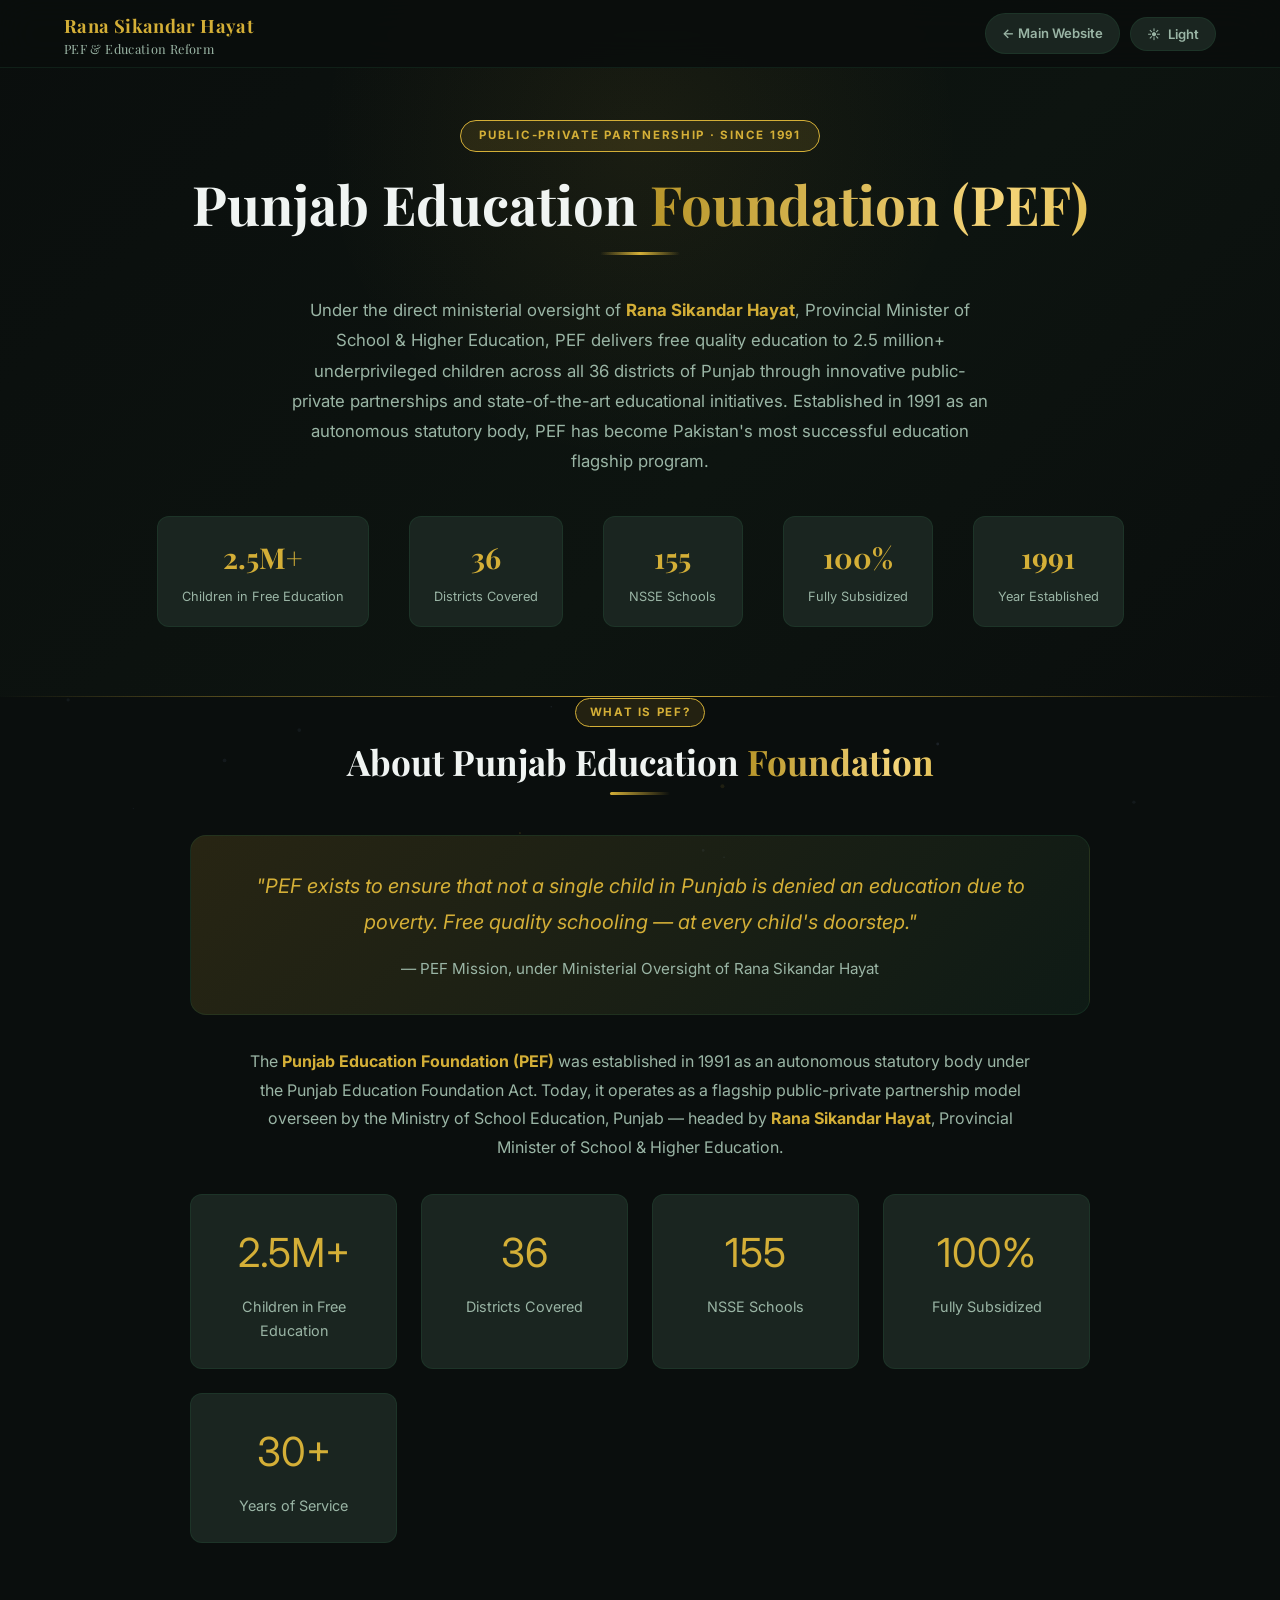
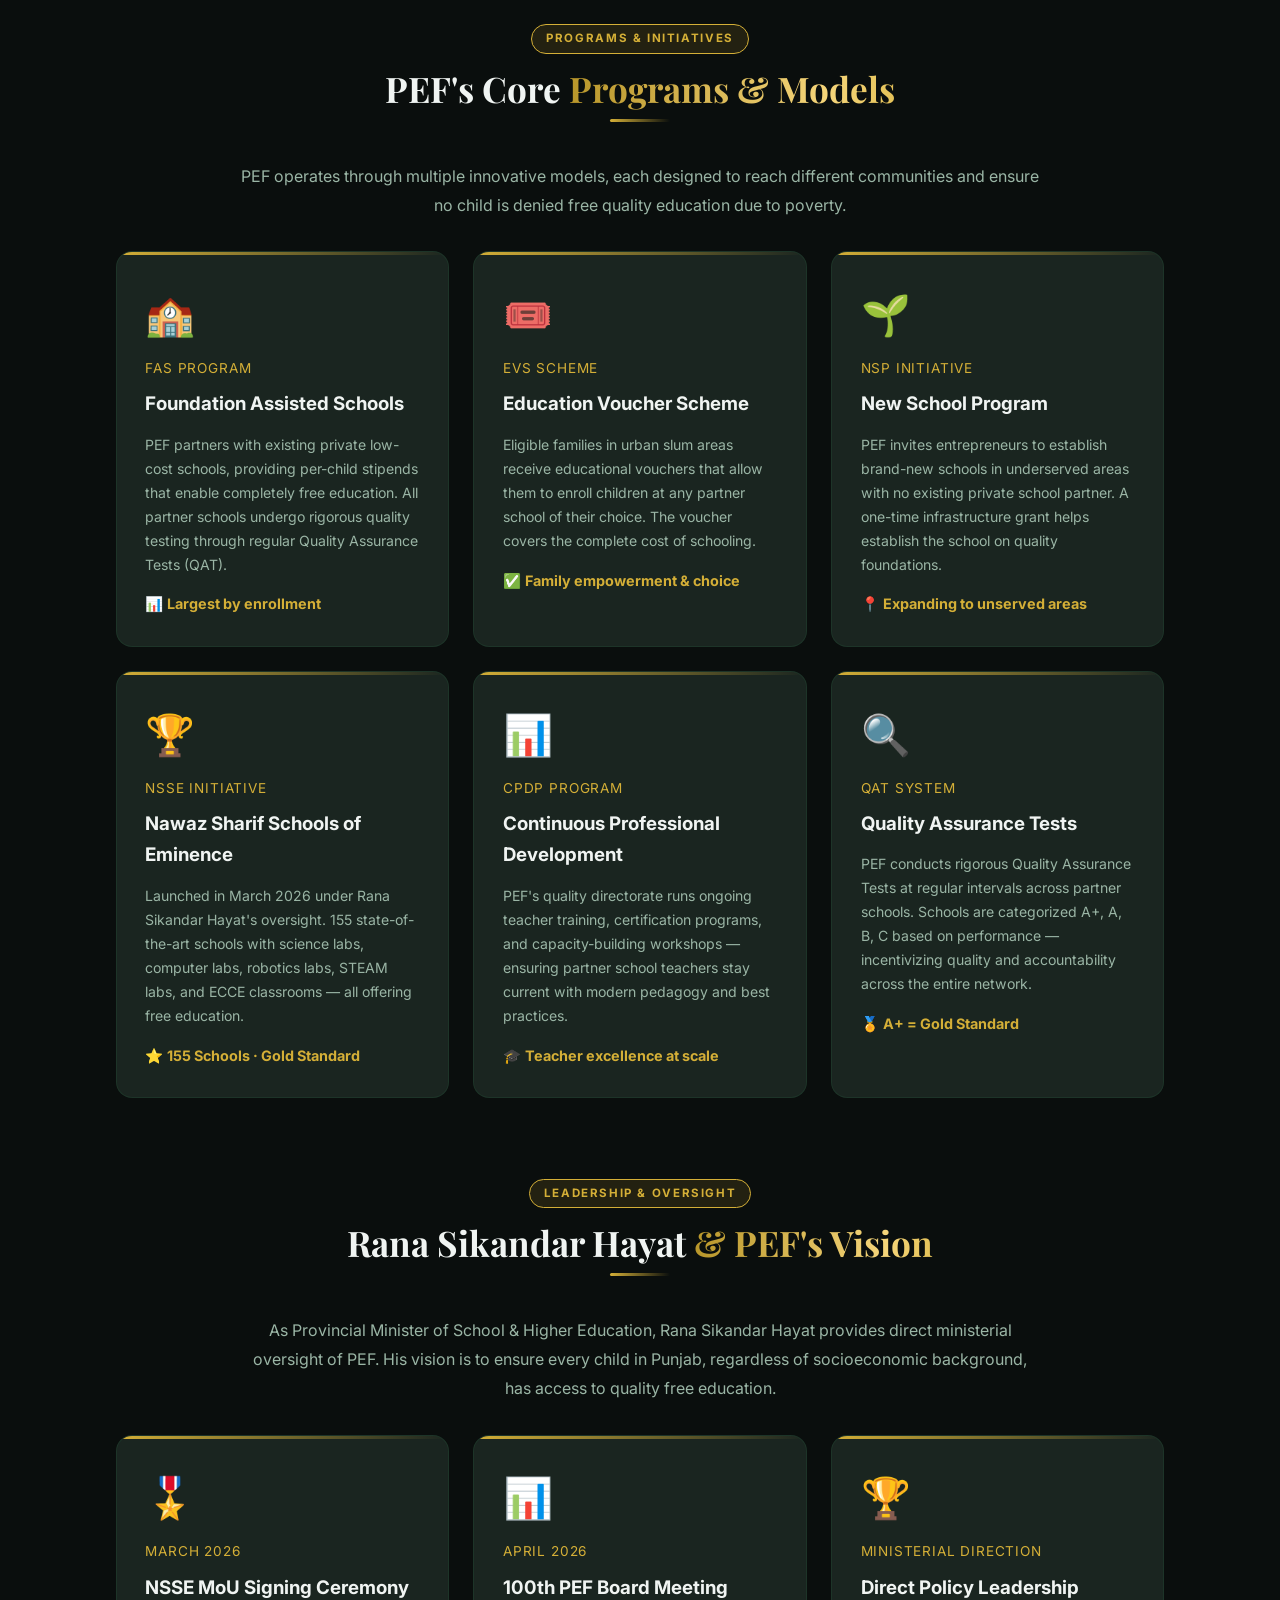
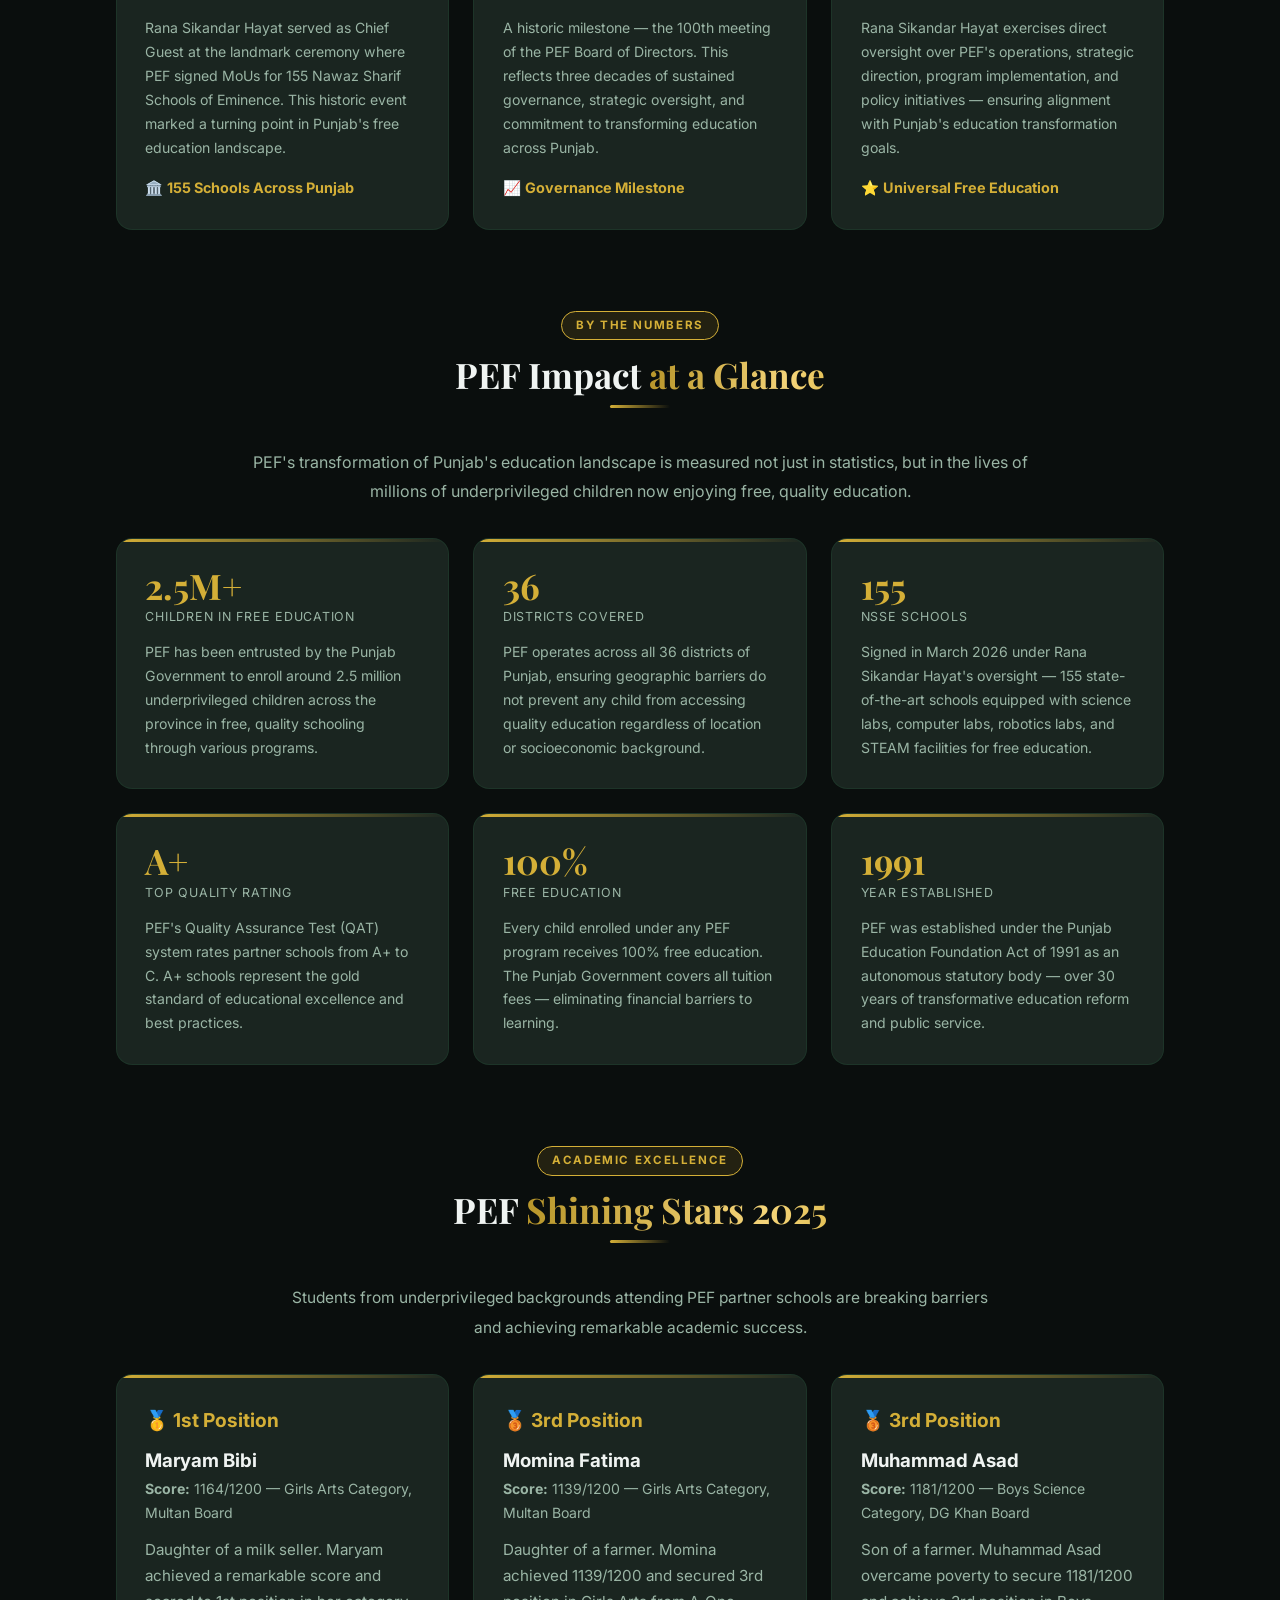
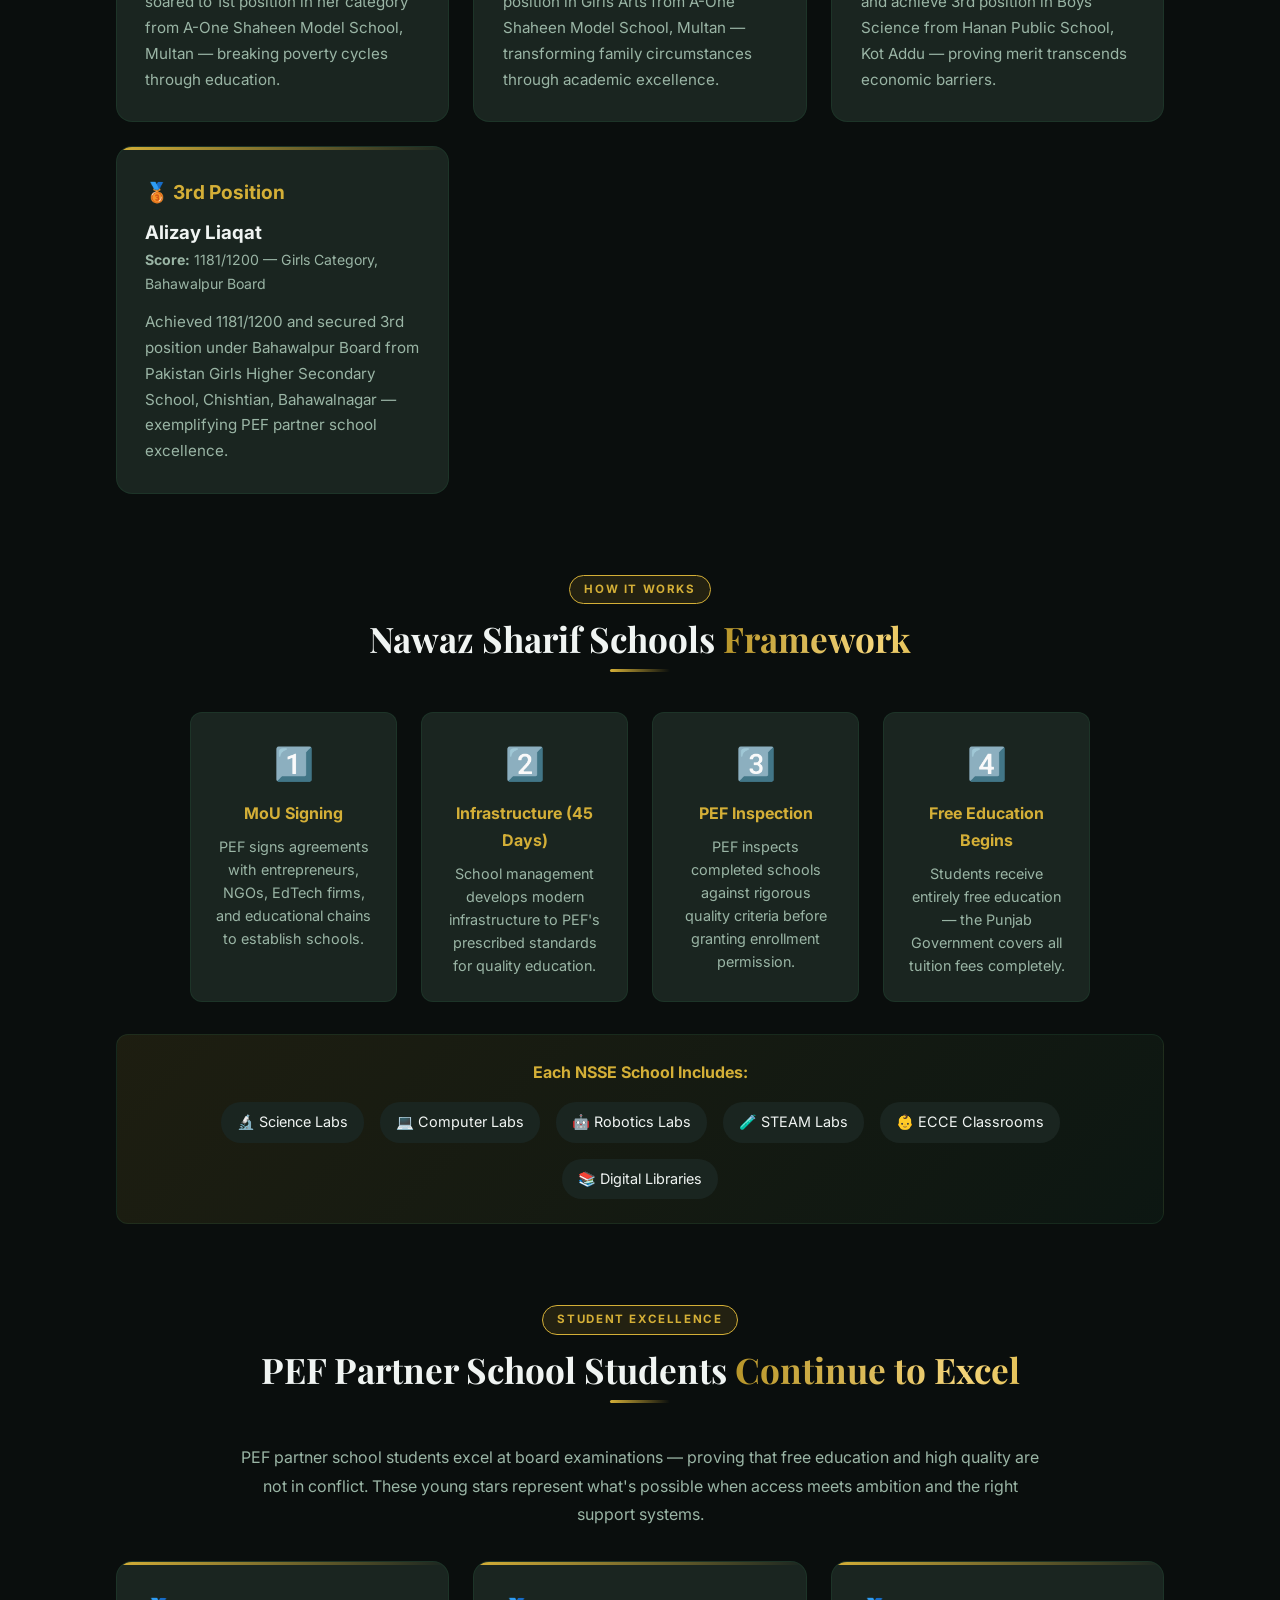
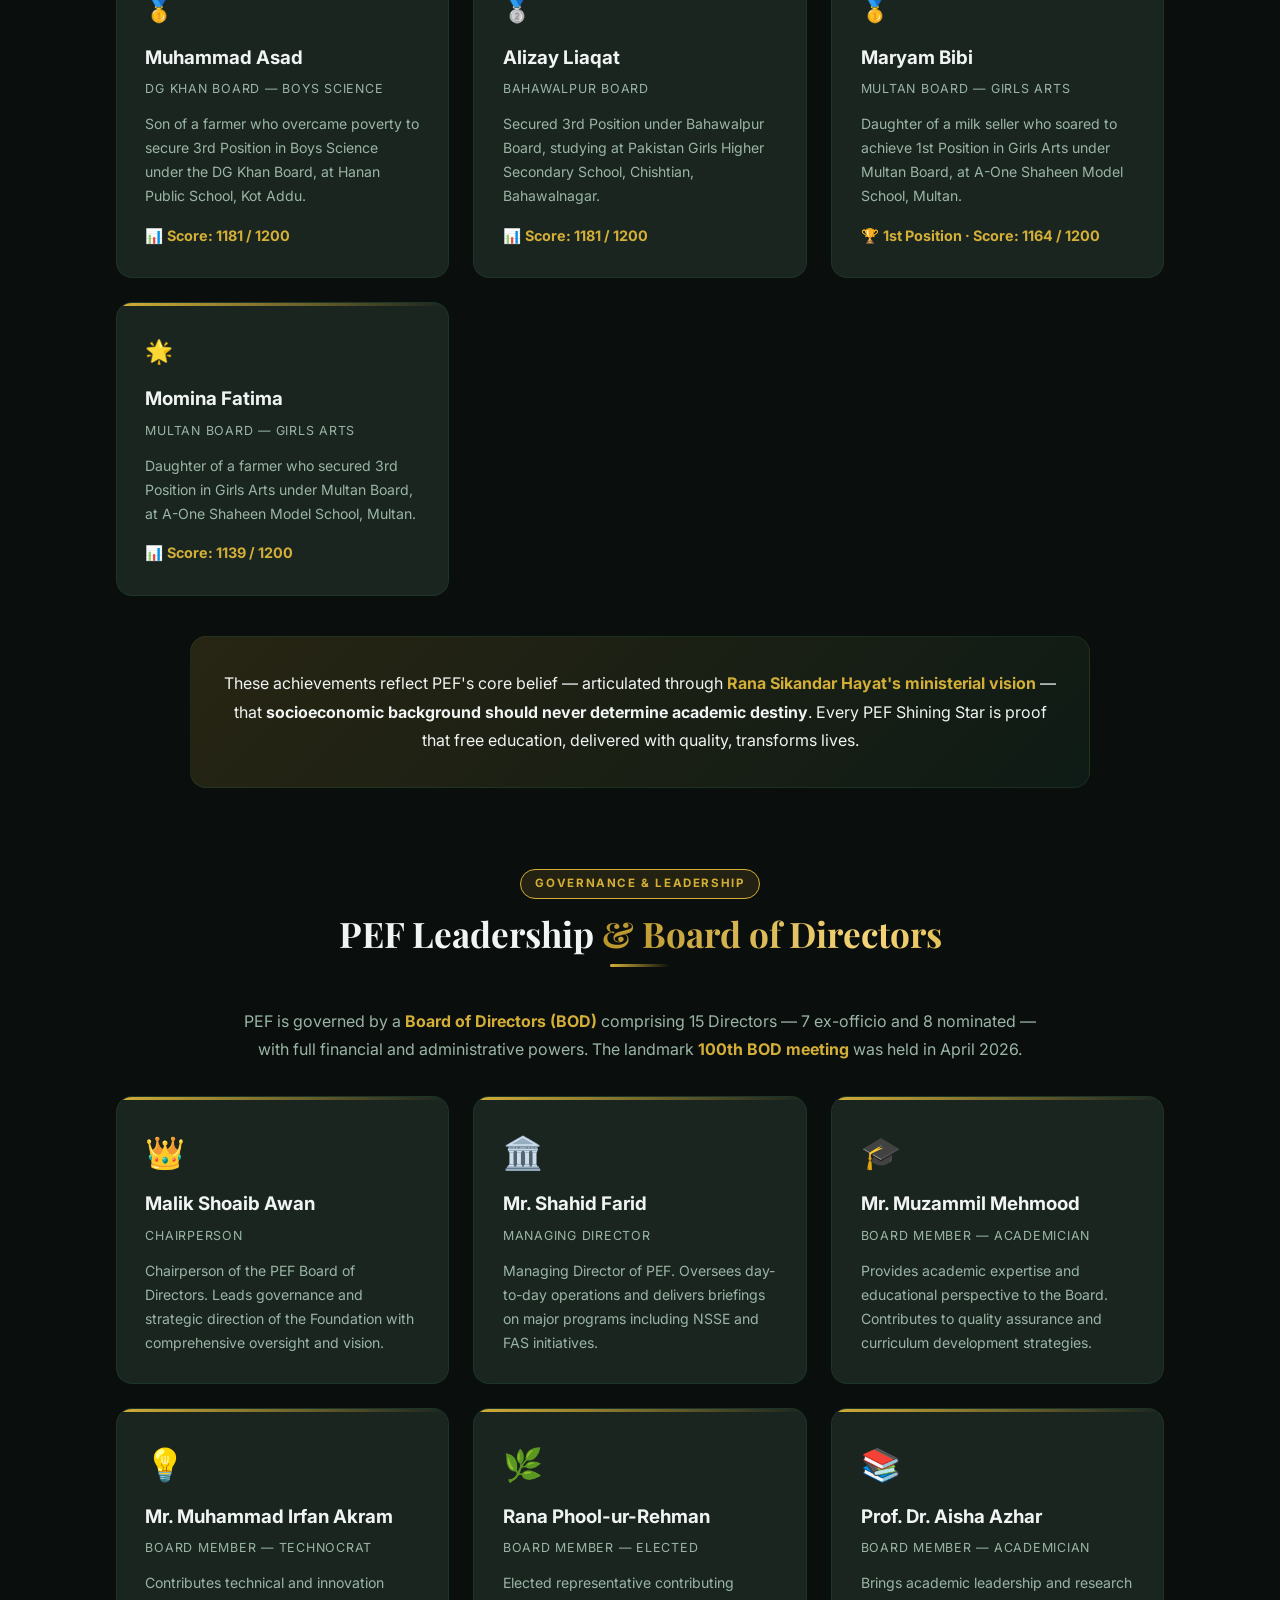
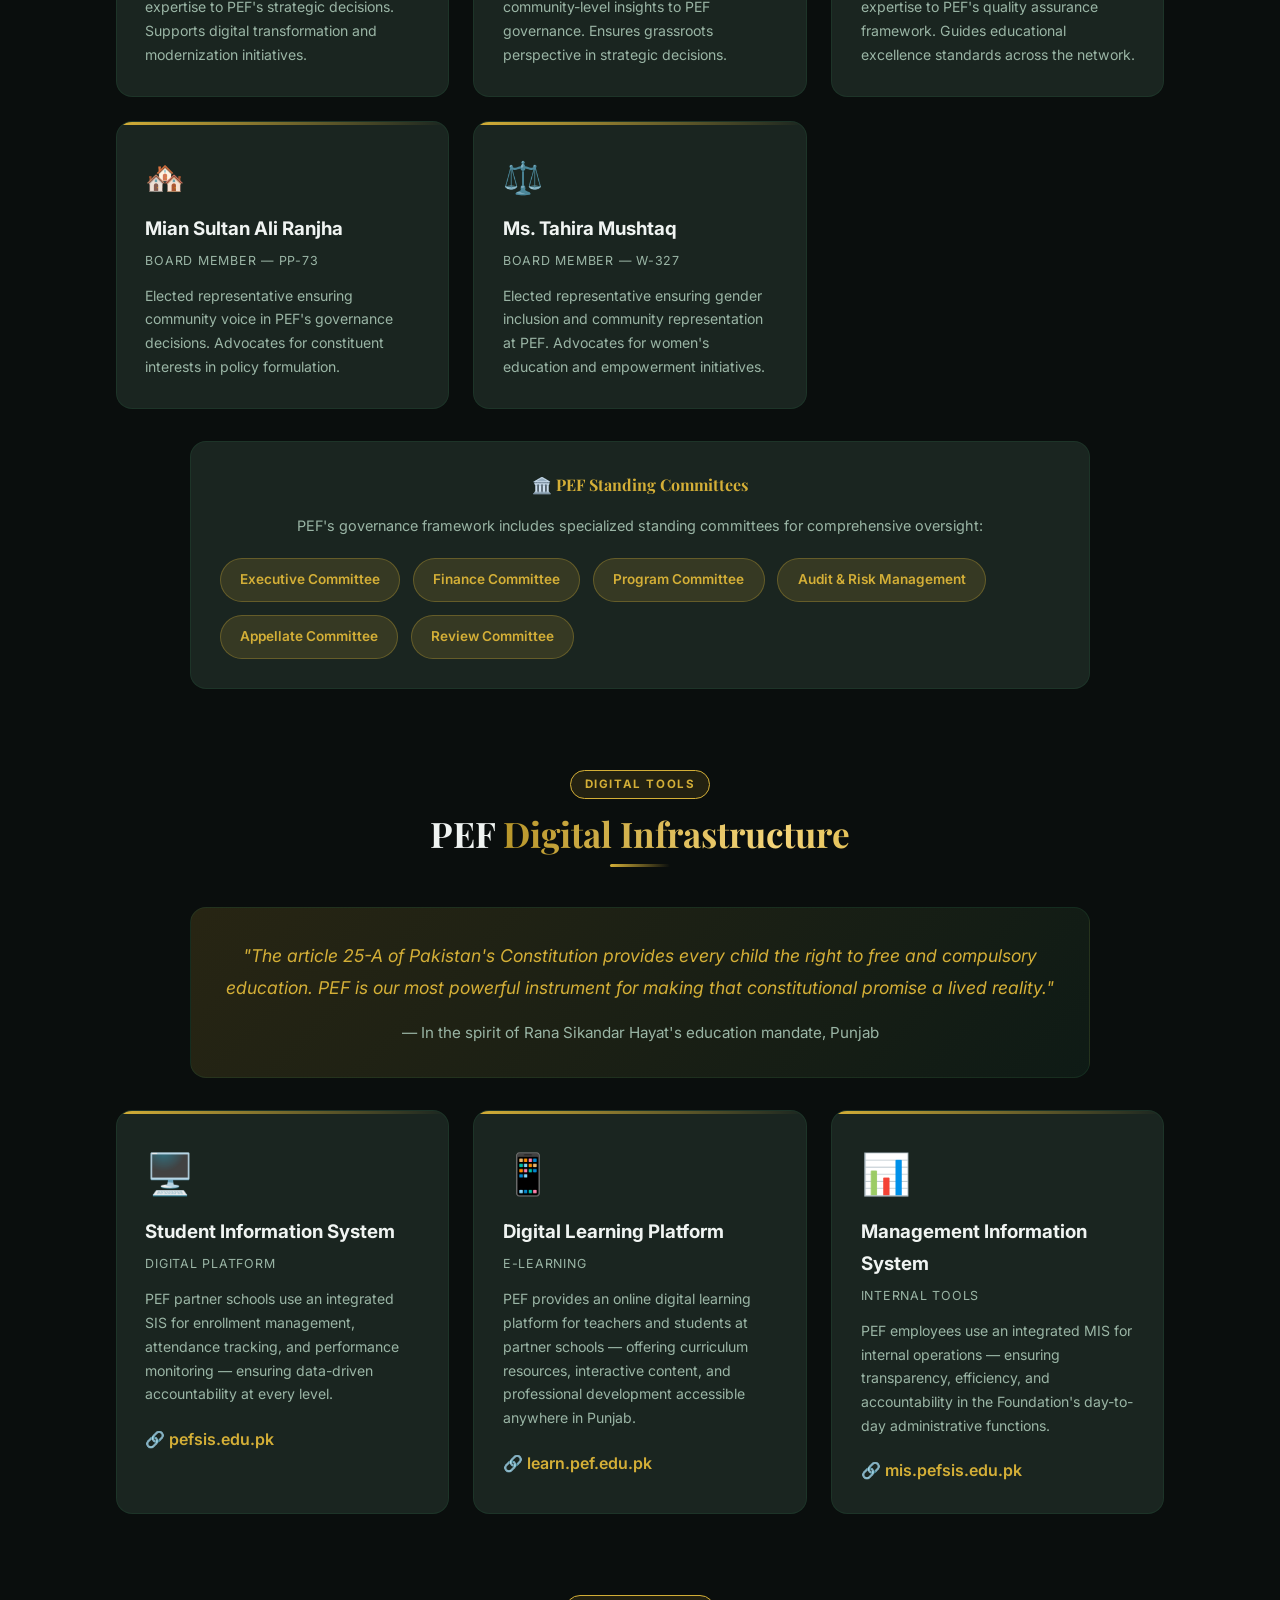
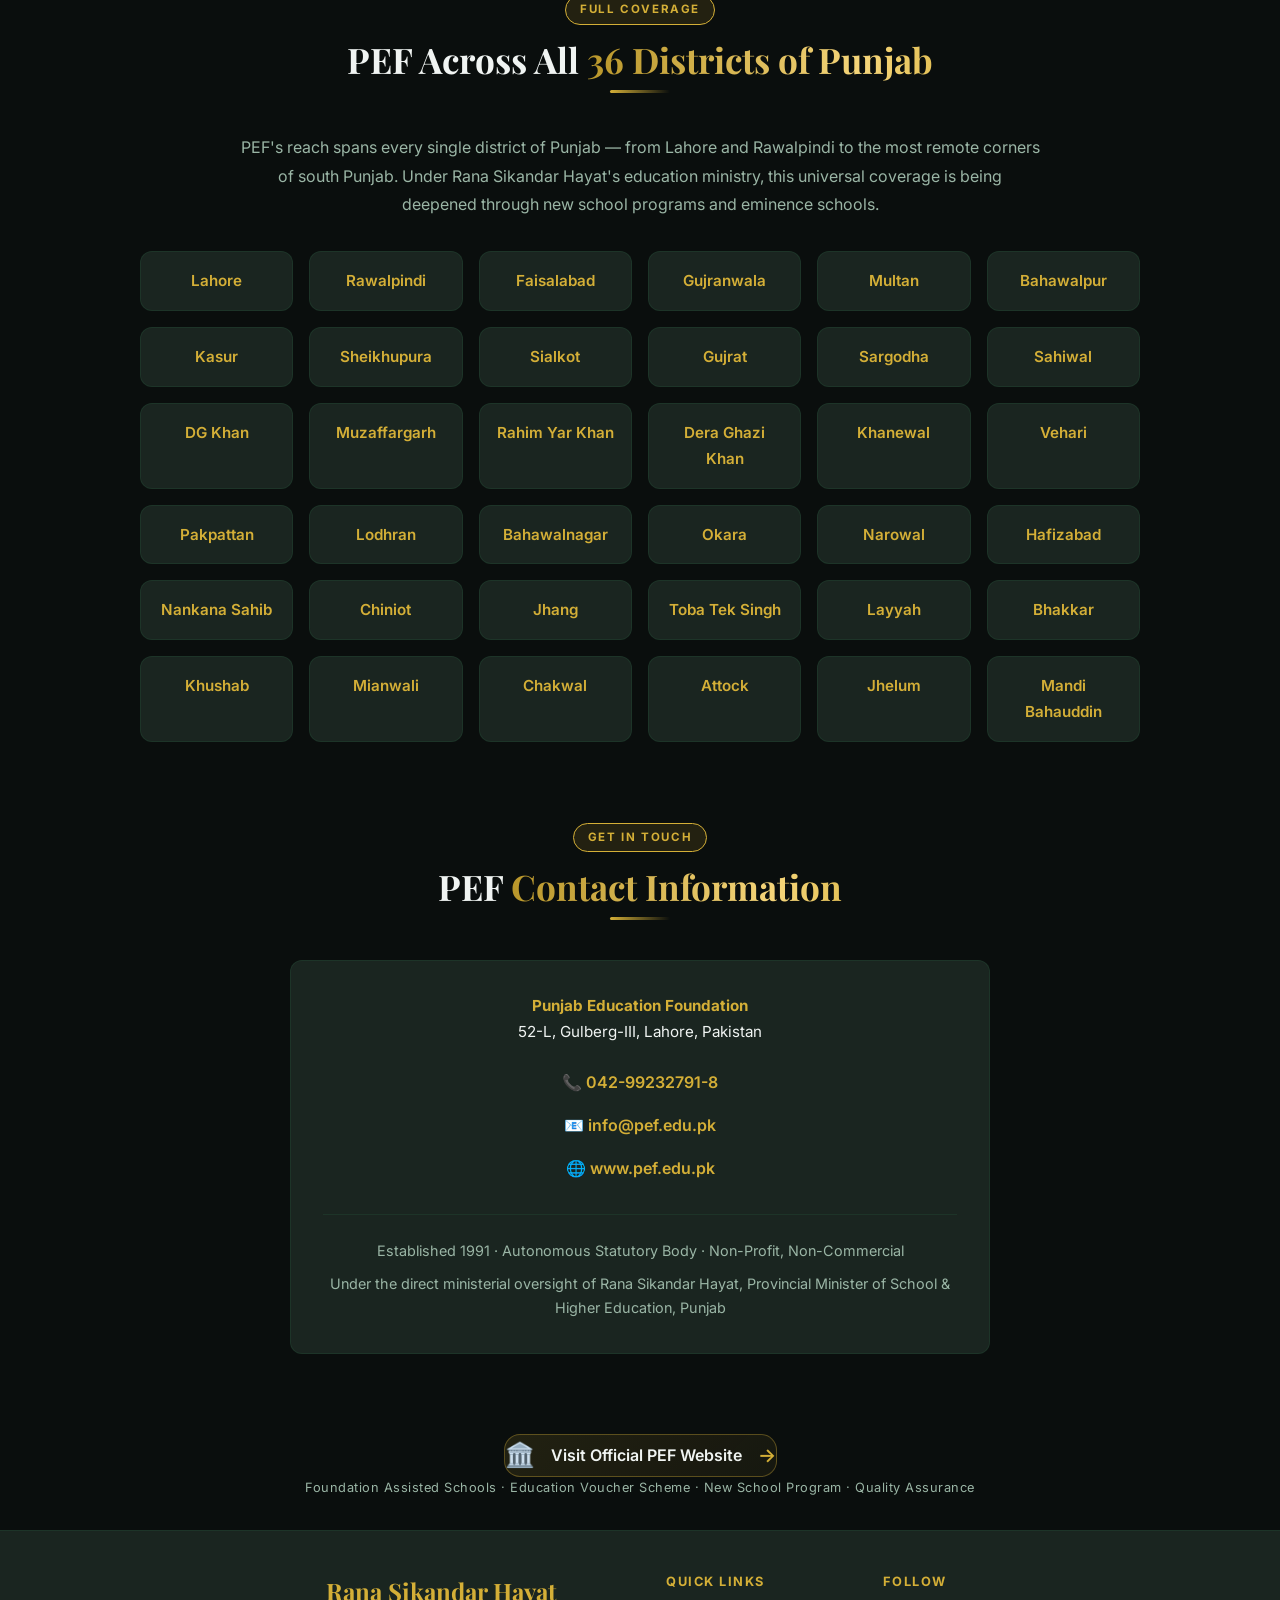
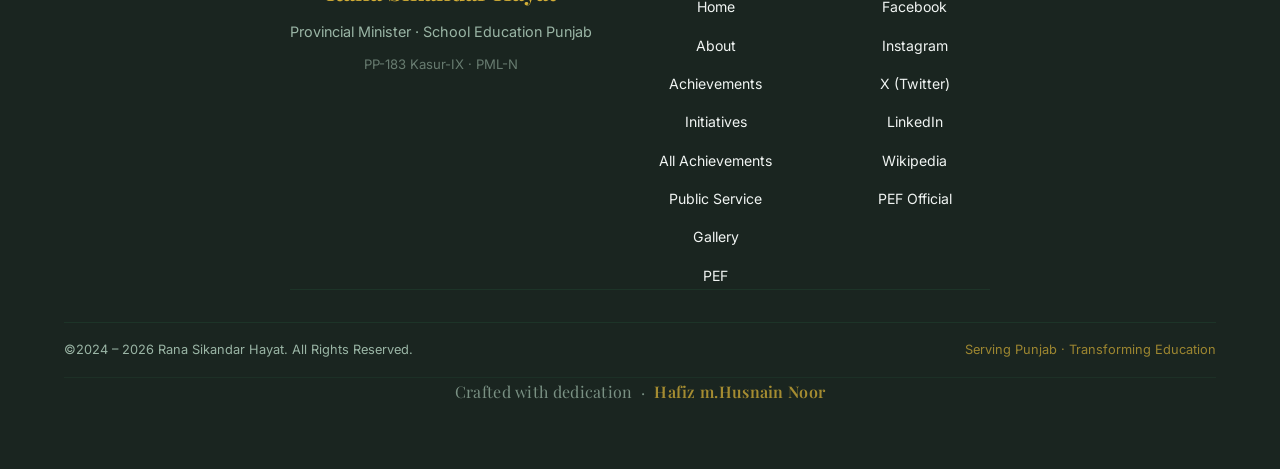
<file: pef.html>
<!DOCTYPE html>
<html lang="en" data-theme="dark">
<head>
<meta charset="UTF-8">
<meta name="viewport" content="width=device-width, initial-scale=1.0">
<title>PEF & Education Reform | Rana Sikandar Hayat</title>
<link rel="shortcut icon" href="favicon/letter-s.ico" type="image/x-icon">
<meta name="description" content="Rana Sikandar Hayat's vision and leadership with Punjab Education Foundation (PEF) — delivering free quality education to 2.5M+ children across all 36 districts of Punjab.">
<link href="https://fonts.googleapis.com/css2?family=Playfair+Display:wght@400;500;600;700&family=Inter:wght@300;400;500;600;700&display=swap" rel="stylesheet">
<link rel="stylesheet" href="style.css">
</head>
<body class="content-page page-achievements">

<canvas id="particles-canvas"></canvas>
<div class="scroll-progress" id="scrollProgress"></div>

<!-- NAVIGATION -->
<nav>
  <div class="nav-logo">
    Rana Sikandar Hayat
    <span>PEF & Education Reform</span>
  </div>
  <div class="nav-actions">
    <a href="index.html" class="back-btn">← Main Website</a>
      <button type="button" class="theme-btn">
      <span id="theme-icon">☀️</span>
      <span id="theme-text">Light</span>
    </button>
  </div>
</nav>

<!-- HERO BANNER -->
<section class="page-hero">
  <div class="hero-tag-pill">Public-Private Partnership · Since 1991</div>
  <h1>Punjab Education <span class="gold">Foundation (PEF)</span></h1>
  <div class="hero-divider-line"></div>
  <p>
    Under the direct ministerial oversight of <strong style="color:var(--gold);">Rana Sikandar Hayat</strong>, Provincial Minister of School & Higher Education, PEF delivers free quality education to 2.5 million+ underprivileged children across all 36 districts of Punjab through innovative public-private partnerships and state-of-the-art educational initiatives. Established in 1991 as an autonomous statutory body, PEF has become Pakistan's most successful education flagship program.
  </p>
  <div class="hero-stats-row">
    <div class="hero-stat-box">
      <strong>2.5M+</strong>
      <span>Children in Free Education</span>
    </div>
    <div class="hero-stat-box">
      <strong>36</strong>
      <span>Districts Covered</span>
    </div>
    <div class="hero-stat-box">
      <strong>155</strong>
      <span>NSSE Schools</span>
    </div>
    <div class="hero-stat-box">
      <strong>100%</strong>
      <span>Fully Subsidized</span>
    </div>
    <div class="hero-stat-box">
      <strong>1991</strong>
      <span>Year Established</span>
    </div>
  </div>
</section>

<!-- ══ SECTION 1: ABOUT PEF ══ -->
<section class="ach-section" data-ach="all">
  <div class="ach-section-tag">What is PEF?</div>
  <h2 class="ach-section-title reveal">About Punjab Education <span class="gold">Foundation</span></h2>
  <div class="ach-divider"></div>
  
  <div style="max-width:900px; margin:0 auto;">
    <div style="padding:2rem; background:linear-gradient(135deg, rgba(212, 175, 55, 0.15), rgba(42, 104, 70, 0.15)); border:1px solid var(--border); border-radius:16px; margin-bottom:2rem;">
      <blockquote style="font-size:1.25rem; font-style:italic; margin-bottom:1rem; color:var(--gold); line-height:1.8;">
        "PEF exists to ensure that not a single child in Punjab is denied an education due to poverty. Free quality schooling — at every child's doorstep."
      </blockquote>
      <p style="color:var(--text-secondary); font-size:.95rem;">— PEF Mission, under Ministerial Oversight of Rana Sikandar Hayat</p>
    </div>

    <p style="text-align:center; color:var(--text-secondary); margin-bottom:2rem; max-width:800px; margin-left:auto; margin-right:auto; line-height:1.8; font-size:1rem;">
      The <strong style="color:var(--gold);">Punjab Education Foundation (PEF)</strong> was established in 1991 as an autonomous statutory body under the Punjab Education Foundation Act. Today, it operates as a flagship public-private partnership model overseen by the Ministry of School Education, Punjab — headed by <strong style="color:var(--gold);">Rana Sikandar Hayat</strong>, Provincial Minister of School & Higher Education.
    </p>

    <div style="display:grid; grid-template-columns:repeat(auto-fit, minmax(180px, 1fr)); gap:1.5rem; margin-top:2rem;">
      <div style="padding:1.5rem; background:var(--surface); border:1px solid var(--border); border-radius:12px; text-align:center;">
        <div style="font-size:2.5rem; color:var(--gold); margin-bottom:.5rem;">2.5M+</div>
        <p style="font-size:.9rem; color:var(--text-secondary);">Children in Free Education</p>
      </div>
      <div style="padding:1.5rem; background:var(--surface); border:1px solid var(--border); border-radius:12px; text-align:center;">
        <div style="font-size:2.5rem; color:var(--gold); margin-bottom:.5rem;">36</div>
        <p style="font-size:.9rem; color:var(--text-secondary);">Districts Covered</p>
      </div>
      <div style="padding:1.5rem; background:var(--surface); border:1px solid var(--border); border-radius:12px; text-align:center;">
        <div style="font-size:2.5rem; color:var(--gold); margin-bottom:.5rem;">155</div>
        <p style="font-size:.9rem; color:var(--text-secondary);">NSSE Schools</p>
      </div>
      <div style="padding:1.5rem; background:var(--surface); border:1px solid var(--border); border-radius:12px; text-align:center;">
        <div style="font-size:2.5rem; color:var(--gold); margin-bottom:.5rem;">100%</div>
        <p style="font-size:.9rem; color:var(--text-secondary);">Fully Subsidized</p>
      </div>
      <div style="padding:1.5rem; background:var(--surface); border:1px solid var(--border); border-radius:12px; text-align:center;">
        <div style="font-size:2.5rem; color:var(--gold); margin-bottom:.5rem;">30+</div>
        <p style="font-size:.9rem; color:var(--text-secondary);">Years of Service</p>
      </div>
    </div>
  </div>
</section>

<!-- ══ SECTION 2: CORE PROGRAMS ══ -->
<section class="ach-section" data-ach="all">
  <div class="ach-section-tag">Programs & Initiatives</div>
  <h2 class="ach-section-title reveal">PEF's Core <span class="gold">Programs & Models</span></h2>
  <div class="ach-divider"></div>
  <p style="text-align:center; color:var(--text-secondary); margin-bottom:2rem; max-width:800px; margin-left:auto; margin-right:auto; line-height:1.8;">
    PEF operates through multiple innovative models, each designed to reach different communities and ensure no child is denied free quality education due to poverty.
  </p>
  
  <div class="ach-cards-grid">
    
    <div class="ach-card reveal">
      <div style="font-size:2.5rem; margin-bottom:.5rem;">🏫</div>
      <div class="ach-label" style="text-transform:uppercase; font-size:.85rem; color:var(--gold); margin-bottom:.5rem;">FAS Program</div>
      <h3 style="margin-bottom:.8rem;">Foundation Assisted Schools</h3>
      <p>PEF partners with existing private low-cost schools, providing per-child stipends that enable completely free education. All partner schools undergo rigorous quality testing through regular Quality Assurance Tests (QAT).</p>
      <div style="margin-top:1rem; color:var(--gold); font-size:.9rem;">📊 <strong>Largest by enrollment</strong></div>
    </div>

    <div class="ach-card reveal">
      <div style="font-size:2.5rem; margin-bottom:.5rem;">🎟️</div>
      <div class="ach-label" style="text-transform:uppercase; font-size:.85rem; color:var(--gold); margin-bottom:.5rem;">EVS Scheme</div>
      <h3 style="margin-bottom:.8rem;">Education Voucher Scheme</h3>
      <p>Eligible families in urban slum areas receive educational vouchers that allow them to enroll children at any partner school of their choice. The voucher covers the complete cost of schooling.</p>
      <div style="margin-top:1rem; color:var(--gold); font-size:.9rem;">✅ <strong>Family empowerment & choice</strong></div>
    </div>

    <div class="ach-card reveal">
      <div style="font-size:2.5rem; margin-bottom:.5rem;">🌱</div>
      <div class="ach-label" style="text-transform:uppercase; font-size:.85rem; color:var(--gold); margin-bottom:.5rem;">NSP Initiative</div>
      <h3 style="margin-bottom:.8rem;">New School Program</h3>
      <p>PEF invites entrepreneurs to establish brand-new schools in underserved areas with no existing private school partner. A one-time infrastructure grant helps establish the school on quality foundations.</p>
      <div style="margin-top:1rem; color:var(--gold); font-size:.9rem;">📍 <strong>Expanding to unserved areas</strong></div>
    </div>

    <div class="ach-card reveal">
      <div style="font-size:2.5rem; margin-bottom:.5rem;">🏆</div>
      <div class="ach-label" style="text-transform:uppercase; font-size:.85rem; color:var(--gold); margin-bottom:.5rem;">NSSE Initiative</div>
      <h3 style="margin-bottom:.8rem;">Nawaz Sharif Schools of Eminence</h3>
      <p>Launched in March 2026 under Rana Sikandar Hayat's oversight. 155 state-of-the-art schools with science labs, computer labs, robotics labs, STEAM labs, and ECCE classrooms — all offering free education.</p>
      <div style="margin-top:1rem; color:var(--gold); font-size:.9rem;">⭐ <strong>155 Schools · Gold Standard</strong></div>
    </div>

    <div class="ach-card reveal">
      <div style="font-size:2.5rem; margin-bottom:.5rem;">📊</div>
      <div class="ach-label" style="text-transform:uppercase; font-size:.85rem; color:var(--gold); margin-bottom:.5rem;">CPDP Program</div>
      <h3 style="margin-bottom:.8rem;">Continuous Professional Development</h3>
      <p>PEF's quality directorate runs ongoing teacher training, certification programs, and capacity-building workshops — ensuring partner school teachers stay current with modern pedagogy and best practices.</p>
      <div style="margin-top:1rem; color:var(--gold); font-size:.9rem;">🎓 <strong>Teacher excellence at scale</strong></div>
    </div>

    <div class="ach-card reveal">
      <div style="font-size:2.5rem; margin-bottom:.5rem;">🔍</div>
      <div class="ach-label" style="text-transform:uppercase; font-size:.85rem; color:var(--gold); margin-bottom:.5rem;">QAT System</div>
      <h3 style="margin-bottom:.8rem;">Quality Assurance Tests</h3>
      <p>PEF conducts rigorous Quality Assurance Tests at regular intervals across partner schools. Schools are categorized A+, A, B, C based on performance — incentivizing quality and accountability across the entire network.</p>
      <div style="margin-top:1rem; color:var(--gold); font-size:.9rem;">🏅 <strong>A+ = Gold Standard</strong></div>
    </div>

  </div>
</section>

<!-- ══ SECTION 3: MINISTERIAL VISION ══ -->
<section class="ach-section" data-ach="all">
  <div class="ach-section-tag">Leadership & Oversight</div>
  <h2 class="ach-section-title reveal">Rana Sikandar Hayat <span class="gold">& PEF's Vision</span></h2>
  <div class="ach-divider"></div>
  
  <p style="text-align:center; color:var(--text-secondary); margin-bottom:2rem; max-width:800px; margin-left:auto; margin-right:auto; line-height:1.8; font-size:1rem;">
    As Provincial Minister of School & Higher Education, Rana Sikandar Hayat provides direct ministerial oversight of PEF. His vision is to ensure every child in Punjab, regardless of socioeconomic background, has access to quality free education.
  </p>
  
  <div class="ach-cards-grid">
    
    <div class="ach-card reveal">
      <div style="font-size:2.5rem; margin-bottom:.5rem;">🎖️</div>
      <div class="ach-label" style="text-transform:uppercase; font-size:.85rem; color:var(--gold); margin-bottom:.5rem;">March 2026</div>
      <h3 style="margin-bottom:.8rem;">NSSE MoU Signing Ceremony</h3>
      <p>Rana Sikandar Hayat served as Chief Guest at the landmark ceremony where PEF signed MoUs for 155 Nawaz Sharif Schools of Eminence. This historic event marked a turning point in Punjab's free education landscape.</p>
      <div style="margin-top:1rem; color:var(--gold); font-size:.9rem;">🏛️ <strong>155 Schools Across Punjab</strong></div>
    </div>

    <div class="ach-card reveal">
      <div style="font-size:2.5rem; margin-bottom:.5rem;">📊</div>
      <div class="ach-label" style="text-transform:uppercase; font-size:.85rem; color:var(--gold); margin-bottom:.5rem;">April 2026</div>
      <h3 style="margin-bottom:.8rem;">100th PEF Board Meeting</h3>
      <p>A historic milestone — the 100th meeting of the PEF Board of Directors. This reflects three decades of sustained governance, strategic oversight, and commitment to transforming education across Punjab.</p>
      <div style="margin-top:1rem; color:var(--gold); font-size:.9rem;">📈 <strong>Governance Milestone</strong></div>
    </div>

    <div class="ach-card reveal">
      <div style="font-size:2.5rem; margin-bottom:.5rem;">🏆</div>
      <div class="ach-label" style="text-transform:uppercase; font-size:.85rem; color:var(--gold); margin-bottom:.5rem;">Ministerial Direction</div>
      <h3 style="margin-bottom:.8rem;">Direct Policy Leadership</h3>
      <p>Rana Sikandar Hayat exercises direct oversight over PEF's operations, strategic direction, program implementation, and policy initiatives — ensuring alignment with Punjab's education transformation goals.</p>
      <div style="margin-top:1rem; color:var(--gold); font-size:.9rem;">⭐ <strong>Universal Free Education</strong></div>
    </div>

  </div>
</section>

<!-- ══ SECTION 4: IMPACT BY NUMBERS ══ -->
<section class="ach-section" data-ach="all">
  <div class="ach-section-tag">By the Numbers</div>
  <h2 class="ach-section-title reveal">PEF Impact <span class="gold">at a Glance</span></h2>
  <div class="ach-divider"></div>
  
  <p style="text-align:center; color:var(--text-secondary); margin-bottom:2rem; max-width:800px; margin-left:auto; margin-right:auto; line-height:1.8; font-size:1rem;">
    PEF's transformation of Punjab's education landscape is measured not just in statistics, but in the lives of millions of underprivileged children now enjoying free, quality education.
  </p>
  
  <div class="ach-cards-grid">
    
    <div class="ach-card reveal">
      <div class="ach-number">2.5M+</div>
      <div class="ach-label">Children in Free Education</div>
      <p style="margin-top:.8rem;">PEF has been entrusted by the Punjab Government to enroll around 2.5 million underprivileged children across the province in free, quality schooling through various programs.</p>
    </div>

    <div class="ach-card reveal">
      <div class="ach-number">36</div>
      <div class="ach-label">Districts Covered</div>
      <p style="margin-top:.8rem;">PEF operates across all 36 districts of Punjab, ensuring geographic barriers do not prevent any child from accessing quality education regardless of location or socioeconomic background.</p>
    </div>

    <div class="ach-card reveal">
      <div class="ach-number">155</div>
      <div class="ach-label">NSSE Schools</div>
      <p style="margin-top:.8rem;">Signed in March 2026 under Rana Sikandar Hayat's oversight — 155 state-of-the-art schools equipped with science labs, computer labs, robotics labs, and STEAM facilities for free education.</p>
    </div>

    <div class="ach-card reveal">
      <div class="ach-number">A+</div>
      <div class="ach-label">Top Quality Rating</div>
      <p style="margin-top:.8rem;">PEF's Quality Assurance Test (QAT) system rates partner schools from A+ to C. A+ schools represent the gold standard of educational excellence and best practices.</p>
    </div>

    <div class="ach-card reveal">
      <div class="ach-number">100%</div>
      <div class="ach-label">Free Education</div>
      <p style="margin-top:.8rem;">Every child enrolled under any PEF program receives 100% free education. The Punjab Government covers all tuition fees — eliminating financial barriers to learning.</p>
    </div>

    <div class="ach-card reveal">
      <div class="ach-number">1991</div>
      <div class="ach-label">Year Established</div>
      <p style="margin-top:.8rem;">PEF was established under the Punjab Education Foundation Act of 1991 as an autonomous statutory body — over 30 years of transformative education reform and public service.</p>
    </div>

  </div>
</section>

<!-- ══ SECTION 5: SHINING STARS ══ -->
<section class="ach-section" data-ach="all">
  <div class="ach-section-tag">Academic Excellence</div>
  <h2 class="ach-section-title reveal">PEF <span class="gold">Shining Stars 2025</span></h2>
  <div class="ach-divider"></div>
  <p style="color:var(--text-secondary); font-size:.97rem; line-height:1.9; max-width:720px; margin:0 auto 2rem;">
    Students from underprivileged backgrounds attending PEF partner schools are breaking barriers and achieving remarkable academic success.
  </p>
  
  <div class="ach-cards-grid">
    
    <div class="ach-card reveal">
      <div style="font-size:1.2rem; font-weight:700; color:var(--gold); margin-bottom:.5rem;">🥇 1st Position</div>
      <h3>Maryam Bibi</h3>
      <p><strong>Score:</strong> 1164/1200 — Girls Arts Category, Multan Board</p>
      <p style="margin-top:.8rem; font-size:.95rem; color:var(--text-secondary);">
        Daughter of a milk seller. Maryam achieved a remarkable score and soared to 1st position in her category from A-One Shaheen Model School, Multan — breaking poverty cycles through education.
      </p>
    </div>

    <div class="ach-card reveal">
      <div style="font-size:1.2rem; font-weight:700; color:var(--gold); margin-bottom:.5rem;">🥉 3rd Position</div>
      <h3>Momina Fatima</h3>
      <p><strong>Score:</strong> 1139/1200 — Girls Arts Category, Multan Board</p>
      <p style="margin-top:.8rem; font-size:.95rem; color:var(--text-secondary);">
        Daughter of a farmer. Momina achieved 1139/1200 and secured 3rd position in Girls Arts from A-One Shaheen Model School, Multan — transforming family circumstances through academic excellence.
      </p>
    </div>

    <div class="ach-card reveal">
      <div style="font-size:1.2rem; font-weight:700; color:var(--gold); margin-bottom:.5rem;">🥉 3rd Position</div>
      <h3>Muhammad Asad</h3>
      <p><strong>Score:</strong> 1181/1200 — Boys Science Category, DG Khan Board</p>
      <p style="margin-top:.8rem; font-size:.95rem; color:var(--text-secondary);">
        Son of a farmer. Muhammad Asad overcame poverty to secure 1181/1200 and achieve 3rd position in Boys Science from Hanan Public School, Kot Addu — proving merit transcends economic barriers.
      </p>
    </div>

    <div class="ach-card reveal">
      <div style="font-size:1.2rem; font-weight:700; color:var(--gold); margin-bottom:.5rem;">🥉 3rd Position</div>
      <h3>Alizay Liaqat</h3>
      <p><strong>Score:</strong> 1181/1200 — Girls Category, Bahawalpur Board</p>
      <p style="margin-top:.8rem; font-size:.95rem; color:var(--text-secondary);">
        Achieved 1181/1200 and secured 3rd position under Bahawalpur Board from Pakistan Girls Higher Secondary School, Chishtian, Bahawalnagar — exemplifying PEF partner school excellence.
      </p>
    </div>

  </div>
</section>

<!-- ══ SECTION 6: NSSE FRAMEWORK ══ -->
<section class="ach-section" data-ach="all">
  <div class="ach-section-tag">How It Works</div>
  <h2 class="ach-section-title reveal">Nawaz Sharif Schools <span class="gold">Framework</span></h2>
  <div class="ach-divider"></div>
  
  <div style="max-width:900px; margin:0 auto;">
    <div style="display:grid; grid-template-columns:repeat(auto-fit, minmax(200px, 1fr)); gap:1.5rem;">
      
      <div style="padding:1.5rem; background:var(--surface); border:1px solid var(--border); border-radius:12px; text-align:center;">
        <div style="font-size:2rem; margin-bottom:.5rem;">1️⃣</div>
        <h4 style="color:var(--gold); margin-bottom:.5rem;">MoU Signing</h4>
        <p style="font-size:.9rem; color:var(--text-secondary); line-height:1.6;">PEF signs agreements with entrepreneurs, NGOs, EdTech firms, and educational chains to establish schools.</p>
      </div>

      <div style="padding:1.5rem; background:var(--surface); border:1px solid var(--border); border-radius:12px; text-align:center;">
        <div style="font-size:2rem; margin-bottom:.5rem;">2️⃣</div>
        <h4 style="color:var(--gold); margin-bottom:.5rem;">Infrastructure (45 Days)</h4>
        <p style="font-size:.9rem; color:var(--text-secondary); line-height:1.6;">School management develops modern infrastructure to PEF's prescribed standards for quality education.</p>
      </div>

      <div style="padding:1.5rem; background:var(--surface); border:1px solid var(--border); border-radius:12px; text-align:center;">
        <div style="font-size:2rem; margin-bottom:.5rem;">3️⃣</div>
        <h4 style="color:var(--gold); margin-bottom:.5rem;">PEF Inspection</h4>
        <p style="font-size:.9rem; color:var(--text-secondary); line-height:1.6;">PEF inspects completed schools against rigorous quality criteria before granting enrollment permission.</p>
      </div>

      <div style="padding:1.5rem; background:var(--surface); border:1px solid var(--border); border-radius:12px; text-align:center;">
        <div style="font-size:2rem; margin-bottom:.5rem;">4️⃣</div>
        <h4 style="color:var(--gold); margin-bottom:.5rem;">Free Education Begins</h4>
        <p style="font-size:.9rem; color:var(--text-secondary); line-height:1.6;">Students receive entirely free education — the Punjab Government covers all tuition fees completely.</p>
      </div>

    </div>
  </div>

  <div style="margin-top:2rem; padding:1.5rem; background:linear-gradient(135deg, rgba(212, 175, 55, 0.1), rgba(42, 104, 70, 0.1)); border:1px solid var(--border); border-radius:12px; text-align:center;">
    <h4 style="color:var(--gold); margin-bottom:.5rem;">Each NSSE School Includes:</h4>
    <div style="display:flex; flex-wrap:wrap; gap:1rem; justify-content:center; margin-top:1rem;">
      <span style="padding:.5rem 1rem; background:var(--surface); border-radius:20px; font-size:.9rem;">🔬 Science Labs</span>
      <span style="padding:.5rem 1rem; background:var(--surface); border-radius:20px; font-size:.9rem;">💻 Computer Labs</span>
      <span style="padding:.5rem 1rem; background:var(--surface); border-radius:20px; font-size:.9rem;">🤖 Robotics Labs</span>
      <span style="padding:.5rem 1rem; background:var(--surface); border-radius:20px; font-size:.9rem;">🧪 STEAM Labs</span>
      <span style="padding:.5rem 1rem; background:var(--surface); border-radius:20px; font-size:.9rem;">👶 ECCE Classrooms</span>
      <span style="padding:.5rem 1rem; background:var(--surface); border-radius:20px; font-size:.9rem;">📚 Digital Libraries</span>
    </div>
  </div>
</section>

<!-- ══ SECTION 7: PARTNER SCHOOL EXCELLENCE ══ -->
<section class="ach-section" data-ach="all">
  <div class="ach-section-tag">Student Excellence</div>
  <h2 class="ach-section-title reveal">PEF Partner School Students <span class="gold">Continue to Excel</span></h2>
  <div class="ach-divider"></div>
  <p style="text-align:center; color:var(--text-secondary); margin-bottom:2rem; max-width:800px; margin-left:auto; margin-right:auto; line-height:1.8; font-size:1rem;">
    PEF partner school students excel at board examinations — proving that free education and high quality are not in conflict. These young stars represent what's possible when access meets ambition and the right support systems.
  </p>
  
  <div class="ach-cards-grid">
    
    <div class="ach-card reveal">
      <div style="font-size:1.4rem; margin-bottom:.8rem;">🥇</div>
      <h3 style="margin-bottom:.3rem;">Muhammad Asad</h3>
      <div class="ach-label" style="margin-bottom:.8rem;">DG Khan Board — Boys Science</div>
      <p>Son of a farmer who overcame poverty to secure 3rd Position in Boys Science under the DG Khan Board, at Hanan Public School, Kot Addu.</p>
      <div style="margin-top:1rem; color:var(--gold); font-size:.9rem;">📊 <strong>Score: 1181 / 1200</strong></div>
    </div>

    <div class="ach-card reveal">
      <div style="font-size:1.4rem; margin-bottom:.8rem;">🥈</div>
      <h3 style="margin-bottom:.3rem;">Alizay Liaqat</h3>
      <div class="ach-label" style="margin-bottom:.8rem;">Bahawalpur Board</div>
      <p>Secured 3rd Position under Bahawalpur Board, studying at Pakistan Girls Higher Secondary School, Chishtian, Bahawalnagar.</p>
      <div style="margin-top:1rem; color:var(--gold); font-size:.9rem;">📊 <strong>Score: 1181 / 1200</strong></div>
    </div>

    <div class="ach-card reveal">
      <div style="font-size:1.4rem; margin-bottom:.8rem;">🥇</div>
      <h3 style="margin-bottom:.3rem;">Maryam Bibi</h3>
      <div class="ach-label" style="margin-bottom:.8rem;">Multan Board — Girls Arts</div>
      <p>Daughter of a milk seller who soared to achieve 1st Position in Girls Arts under Multan Board, at A-One Shaheen Model School, Multan.</p>
      <div style="margin-top:1rem; color:var(--gold); font-size:.9rem;">🏆 <strong>1st Position · Score: 1164 / 1200</strong></div>
    </div>

    <div class="ach-card reveal">
      <div style="font-size:1.4rem; margin-bottom:.8rem;">🌟</div>
      <h3 style="margin-bottom:.3rem;">Momina Fatima</h3>
      <div class="ach-label" style="margin-bottom:.8rem;">Multan Board — Girls Arts</div>
      <p>Daughter of a farmer who secured 3rd Position in Girls Arts under Multan Board, at A-One Shaheen Model School, Multan.</p>
      <div style="margin-top:1rem; color:var(--gold); font-size:.9rem;">📊 <strong>Score: 1139 / 1200</strong></div>
    </div>

  </div>

  <div style="max-width:900px; margin:2.5rem auto; padding:2rem; background:linear-gradient(135deg, rgba(212, 175, 55, 0.15), rgba(42, 104, 70, 0.15)); border:1px solid var(--border); border-radius:16px; text-align:center;">
    <p style="color:var(--text); font-size:1rem; line-height:1.8;">
      These achievements reflect PEF's core belief — articulated through <strong style="color:var(--gold);">Rana Sikandar Hayat's ministerial vision</strong> — that <strong>socioeconomic background should never determine academic destiny</strong>. Every PEF Shining Star is proof that free education, delivered with quality, transforms lives.
    </p>
  </div>
</section>

<!-- ══ SECTION 8: GOVERNANCE & LEADERSHIP ══ -->
<section class="ach-section" data-ach="all">
  <div class="ach-section-tag">Governance & Leadership</div>
  <h2 class="ach-section-title reveal">PEF Leadership <span class="gold">& Board of Directors</span></h2>
  <div class="ach-divider"></div>
  
  <p style="text-align:center; color:var(--text-secondary); margin-bottom:2rem; max-width:800px; margin-left:auto; margin-right:auto; line-height:1.8; font-size:1rem;">
    PEF is governed by a <strong style="color:var(--gold);">Board of Directors (BOD)</strong> comprising 15 Directors — 7 ex-officio and 8 nominated — with full financial and administrative powers. The landmark <strong style="color:var(--gold);">100th BOD meeting</strong> was held in April 2026.
  </p>
  
  <div class="ach-cards-grid">
    
    <div class="ach-card reveal">
      <div style="font-size:2rem; margin-bottom:.5rem;">👑</div>
      <h3 style="margin-bottom:.3rem;">Malik Shoaib Awan</h3>
      <div class="ach-label" style="margin-bottom:.8rem;">Chairperson</div>
      <p>Chairperson of the PEF Board of Directors. Leads governance and strategic direction of the Foundation with comprehensive oversight and vision.</p>
    </div>

    <div class="ach-card reveal">
      <div style="font-size:2rem; margin-bottom:.5rem;">🏛️</div>
      <h3 style="margin-bottom:.3rem;">Mr. Shahid Farid</h3>
      <div class="ach-label" style="margin-bottom:.8rem;">Managing Director</div>
      <p>Managing Director of PEF. Oversees day-to-day operations and delivers briefings on major programs including NSSE and FAS initiatives.</p>
    </div>

    <div class="ach-card reveal">
      <div style="font-size:2rem; margin-bottom:.5rem;">🎓</div>
      <h3 style="margin-bottom:.3rem;">Mr. Muzammil Mehmood</h3>
      <div class="ach-label" style="margin-bottom:.8rem;">Board Member — Academician</div>
      <p>Provides academic expertise and educational perspective to the Board. Contributes to quality assurance and curriculum development strategies.</p>
    </div>

    <div class="ach-card reveal">
      <div style="font-size:2rem; margin-bottom:.5rem;">💡</div>
      <h3 style="margin-bottom:.3rem;">Mr. Muhammad Irfan Akram</h3>
      <div class="ach-label" style="margin-bottom:.8rem;">Board Member — Technocrat</div>
      <p>Contributes technical and innovation expertise to PEF's strategic decisions. Supports digital transformation and modernization initiatives.</p>
    </div>

    <div class="ach-card reveal">
      <div style="font-size:2rem; margin-bottom:.5rem;">🌿</div>
      <h3 style="margin-bottom:.3rem;">Rana Phool-ur-Rehman</h3>
      <div class="ach-label" style="margin-bottom:.8rem;">Board Member — Elected</div>
      <p>Elected representative contributing community-level insights to PEF governance. Ensures grassroots perspective in strategic decisions.</p>
    </div>

    <div class="ach-card reveal">
      <div style="font-size:2rem; margin-bottom:.5rem;">📚</div>
      <h3 style="margin-bottom:.3rem;">Prof. Dr. Aisha Azhar</h3>
      <div class="ach-label" style="margin-bottom:.8rem;">Board Member — Academician</div>
      <p>Brings academic leadership and research expertise to PEF's quality assurance framework. Guides educational excellence standards across the network.</p>
    </div>

    <div class="ach-card reveal">
      <div style="font-size:2rem; margin-bottom:.5rem;">🏘️</div>
      <h3 style="margin-bottom:.3rem;">Mian Sultan Ali Ranjha</h3>
      <div class="ach-label" style="margin-bottom:.8rem;">Board Member — PP-73</div>
      <p>Elected representative ensuring community voice in PEF's governance decisions. Advocates for constituent interests in policy formulation.</p>
    </div>

    <div class="ach-card reveal">
      <div style="font-size:2rem; margin-bottom:.5rem;">⚖️</div>
      <h3 style="margin-bottom:.3rem;">Ms. Tahira Mushtaq</h3>
      <div class="ach-label" style="margin-bottom:.8rem;">Board Member — W-327</div>
      <p>Elected representative ensuring gender inclusion and community representation at PEF. Advocates for women's education and empowerment initiatives.</p>
    </div>

  </div>

  <div style="max-width:900px; margin:2rem auto; padding:1.8rem; background:var(--surface); border:1px solid var(--border); border-radius:16px;">
    <h4 style="color:var(--gold); margin-bottom:1rem; font-family:'Playfair Display', serif;">🏛️ PEF Standing Committees</h4>
    <p style="color:var(--text-secondary); font-size:.9rem; margin-bottom:1.2rem;">PEF's governance framework includes specialized standing committees for comprehensive oversight:</p>
    <div style="display:flex; flex-wrap:wrap; gap:.8rem;">
      <span style="padding:.6rem 1.2rem; background:rgba(212, 175, 55, 0.15); border:1px solid rgba(212, 175, 55, 0.3); border-radius:50px; font-size:.85rem; color:var(--gold); font-weight:600;">Executive Committee</span>
      <span style="padding:.6rem 1.2rem; background:rgba(212, 175, 55, 0.15); border:1px solid rgba(212, 175, 55, 0.3); border-radius:50px; font-size:.85rem; color:var(--gold); font-weight:600;">Finance Committee</span>
      <span style="padding:.6rem 1.2rem; background:rgba(212, 175, 55, 0.15); border:1px solid rgba(212, 175, 55, 0.3); border-radius:50px; font-size:.85rem; color:var(--gold); font-weight:600;">Program Committee</span>
      <span style="padding:.6rem 1.2rem; background:rgba(212, 175, 55, 0.15); border:1px solid rgba(212, 175, 55, 0.3); border-radius:50px; font-size:.85rem; color:var(--gold); font-weight:600;">Audit & Risk Management</span>
      <span style="padding:.6rem 1.2rem; background:rgba(212, 175, 55, 0.15); border:1px solid rgba(212, 175, 55, 0.3); border-radius:50px; font-size:.85rem; color:var(--gold); font-weight:600;">Appellate Committee</span>
      <span style="padding:.6rem 1.2rem; background:rgba(212, 175, 55, 0.15); border:1px solid rgba(212, 175, 55, 0.3); border-radius:50px; font-size:.85rem; color:var(--gold); font-weight:600;">Review Committee</span>
    </div>
  </div>
</section>

<!-- ══ SECTION 9: DIGITAL INFRASTRUCTURE ══ -->
<section class="ach-section" data-ach="all">
  <div class="ach-section-tag">Digital Tools</div>
  <h2 class="ach-section-title reveal">PEF <span class="gold">Digital Infrastructure</span></h2>
  <div class="ach-divider"></div>
  
  <div style="max-width:900px; margin:0 auto;">
    <div style="padding:2rem; background:linear-gradient(135deg, rgba(212, 175, 55, 0.15), rgba(42, 104, 70, 0.15)); border:1px solid var(--border); border-radius:16px; margin-bottom:2rem;">
      <blockquote style="font-size:1.1rem; font-style:italic; margin-bottom:1rem; color:var(--gold); line-height:1.8;">
        "The article 25-A of Pakistan's Constitution provides every child the right to free and compulsory education. PEF is our most powerful instrument for making that constitutional promise a lived reality."
      </blockquote>
      <p style="color:var(--text-secondary); font-size:.95rem;">— In the spirit of Rana Sikandar Hayat's education mandate, Punjab</p>
    </div>
  </div>

  <div class="ach-cards-grid">
    
    <div class="ach-card reveal">
      <div style="font-size:2.5rem; margin-bottom:.5rem;">🖥️</div>
      <h3 style="margin-bottom:.3rem;">Student Information System</h3>
      <div class="ach-label" style="margin-bottom:.8rem;">Digital Platform</div>
      <p>PEF partner schools use an integrated SIS for enrollment management, attendance tracking, and performance monitoring — ensuring data-driven accountability at every level.</p>
      <div style="margin-top:1.2rem;"><a href="https://www.pefsis.edu.pk" target="_blank" style="color:var(--gold); text-decoration:none; font-weight:600;">🔗 pefsis.edu.pk</a></div>
    </div>

    <div class="ach-card reveal">
      <div style="font-size:2.5rem; margin-bottom:.5rem;">📱</div>
      <h3 style="margin-bottom:.3rem;">Digital Learning Platform</h3>
      <div class="ach-label" style="margin-bottom:.8rem;">E-Learning</div>
      <p>PEF provides an online digital learning platform for teachers and students at partner schools — offering curriculum resources, interactive content, and professional development accessible anywhere in Punjab.</p>
      <div style="margin-top:1.2rem;"><a href="https://learn.pef.edu.pk" target="_blank" style="color:var(--gold); text-decoration:none; font-weight:600;">🔗 learn.pef.edu.pk</a></div>
    </div>

    <div class="ach-card reveal">
      <div style="font-size:2.5rem; margin-bottom:.5rem;">📊</div>
      <h3 style="margin-bottom:.3rem;">Management Information System</h3>
      <div class="ach-label" style="margin-bottom:.8rem;">Internal Tools</div>
      <p>PEF employees use an integrated MIS for internal operations — ensuring transparency, efficiency, and accountability in the Foundation's day-to-day administrative functions.</p>
      <div style="margin-top:1.2rem;"><a href="https://mis.pefsis.edu.pk" target="_blank" style="color:var(--gold); text-decoration:none; font-weight:600;">🔗 mis.pefsis.edu.pk</a></div>
    </div>

  </div>
</section>

<!-- ══ SECTION 10: PROVINCIAL COVERAGE ══ -->
<section class="ach-section" data-ach="all">
  <div class="ach-section-tag">Full Coverage</div>
  <h2 class="ach-section-title reveal">PEF Across All <span class="gold">36 Districts of Punjab</span></h2>
  <div class="ach-divider"></div>
  
  <p style="text-align:center; color:var(--text-secondary); margin-bottom:2rem; max-width:800px; margin-left:auto; margin-right:auto; line-height:1.8; font-size:1rem;">
    PEF's reach spans every single district of Punjab — from Lahore and Rawalpindi to the most remote corners of south Punjab. Under Rana Sikandar Hayat's education ministry, this universal coverage is being deepened through new school programs and eminence schools.
  </p>
  
  <div style="max-width:1000px; margin:0 auto; display:grid; grid-template-columns:repeat(auto-fill, minmax(140px, 1fr)); gap:1rem;">
    <div style="padding:1rem; background:var(--surface); border:1px solid var(--border); border-radius:12px; text-align:center; color:var(--gold); font-weight:600; font-size:.95rem;">Lahore</div>
    <div style="padding:1rem; background:var(--surface); border:1px solid var(--border); border-radius:12px; text-align:center; color:var(--gold); font-weight:600; font-size:.95rem;">Rawalpindi</div>
    <div style="padding:1rem; background:var(--surface); border:1px solid var(--border); border-radius:12px; text-align:center; color:var(--gold); font-weight:600; font-size:.95rem;">Faisalabad</div>
    <div style="padding:1rem; background:var(--surface); border:1px solid var(--border); border-radius:12px; text-align:center; color:var(--gold); font-weight:600; font-size:.95rem;">Gujranwala</div>
    <div style="padding:1rem; background:var(--surface); border:1px solid var(--border); border-radius:12px; text-align:center; color:var(--gold); font-weight:600; font-size:.95rem;">Multan</div>
    <div style="padding:1rem; background:var(--surface); border:1px solid var(--border); border-radius:12px; text-align:center; color:var(--gold); font-weight:600; font-size:.95rem;">Bahawalpur</div>
    <div style="padding:1rem; background:var(--surface); border:1px solid var(--border); border-radius:12px; text-align:center; color:var(--gold); font-weight:600; font-size:.95rem;">Kasur</div>
    <div style="padding:1rem; background:var(--surface); border:1px solid var(--border); border-radius:12px; text-align:center; color:var(--gold); font-weight:600; font-size:.95rem;">Sheikhupura</div>
    <div style="padding:1rem; background:var(--surface); border:1px solid var(--border); border-radius:12px; text-align:center; color:var(--gold); font-weight:600; font-size:.95rem;">Sialkot</div>
    <div style="padding:1rem; background:var(--surface); border:1px solid var(--border); border-radius:12px; text-align:center; color:var(--gold); font-weight:600; font-size:.95rem;">Gujrat</div>
    <div style="padding:1rem; background:var(--surface); border:1px solid var(--border); border-radius:12px; text-align:center; color:var(--gold); font-weight:600; font-size:.95rem;">Sargodha</div>
    <div style="padding:1rem; background:var(--surface); border:1px solid var(--border); border-radius:12px; text-align:center; color:var(--gold); font-weight:600; font-size:.95rem;">Sahiwal</div>
    <div style="padding:1rem; background:var(--surface); border:1px solid var(--border); border-radius:12px; text-align:center; color:var(--gold); font-weight:600; font-size:.95rem;">DG Khan</div>
    <div style="padding:1rem; background:var(--surface); border:1px solid var(--border); border-radius:12px; text-align:center; color:var(--gold); font-weight:600; font-size:.95rem;">Muzaffargarh</div>
    <div style="padding:1rem; background:var(--surface); border:1px solid var(--border); border-radius:12px; text-align:center; color:var(--gold); font-weight:600; font-size:.95rem;">Rahim Yar Khan</div>
    <div style="padding:1rem; background:var(--surface); border:1px solid var(--border); border-radius:12px; text-align:center; color:var(--gold); font-weight:600; font-size:.95rem;">Dera Ghazi Khan</div>
    <div style="padding:1rem; background:var(--surface); border:1px solid var(--border); border-radius:12px; text-align:center; color:var(--gold); font-weight:600; font-size:.95rem;">Khanewal</div>
    <div style="padding:1rem; background:var(--surface); border:1px solid var(--border); border-radius:12px; text-align:center; color:var(--gold); font-weight:600; font-size:.95rem;">Vehari</div>
    <div style="padding:1rem; background:var(--surface); border:1px solid var(--border); border-radius:12px; text-align:center; color:var(--gold); font-weight:600; font-size:.95rem;">Pakpattan</div>
    <div style="padding:1rem; background:var(--surface); border:1px solid var(--border); border-radius:12px; text-align:center; color:var(--gold); font-weight:600; font-size:.95rem;">Lodhran</div>
    <div style="padding:1rem; background:var(--surface); border:1px solid var(--border); border-radius:12px; text-align:center; color:var(--gold); font-weight:600; font-size:.95rem;">Bahawalnagar</div>
    <div style="padding:1rem; background:var(--surface); border:1px solid var(--border); border-radius:12px; text-align:center; color:var(--gold); font-weight:600; font-size:.95rem;">Okara</div>
    <div style="padding:1rem; background:var(--surface); border:1px solid var(--border); border-radius:12px; text-align:center; color:var(--gold); font-weight:600; font-size:.95rem;">Narowal</div>
    <div style="padding:1rem; background:var(--surface); border:1px solid var(--border); border-radius:12px; text-align:center; color:var(--gold); font-weight:600; font-size:.95rem;">Hafizabad</div>
    <div style="padding:1rem; background:var(--surface); border:1px solid var(--border); border-radius:12px; text-align:center; color:var(--gold); font-weight:600; font-size:.95rem;">Nankana Sahib</div>
    <div style="padding:1rem; background:var(--surface); border:1px solid var(--border); border-radius:12px; text-align:center; color:var(--gold); font-weight:600; font-size:.95rem;">Chiniot</div>
    <div style="padding:1rem; background:var(--surface); border:1px solid var(--border); border-radius:12px; text-align:center; color:var(--gold); font-weight:600; font-size:.95rem;">Jhang</div>
    <div style="padding:1rem; background:var(--surface); border:1px solid var(--border); border-radius:12px; text-align:center; color:var(--gold); font-weight:600; font-size:.95rem;">Toba Tek Singh</div>
    <div style="padding:1rem; background:var(--surface); border:1px solid var(--border); border-radius:12px; text-align:center; color:var(--gold); font-weight:600; font-size:.95rem;">Layyah</div>
    <div style="padding:1rem; background:var(--surface); border:1px solid var(--border); border-radius:12px; text-align:center; color:var(--gold); font-weight:600; font-size:.95rem;">Bhakkar</div>
    <div style="padding:1rem; background:var(--surface); border:1px solid var(--border); border-radius:12px; text-align:center; color:var(--gold); font-weight:600; font-size:.95rem;">Khushab</div>
    <div style="padding:1rem; background:var(--surface); border:1px solid var(--border); border-radius:12px; text-align:center; color:var(--gold); font-weight:600; font-size:.95rem;">Mianwali</div>
    <div style="padding:1rem; background:var(--surface); border:1px solid var(--border); border-radius:12px; text-align:center; color:var(--gold); font-weight:600; font-size:.95rem;">Chakwal</div>
    <div style="padding:1rem; background:var(--surface); border:1px solid var(--border); border-radius:12px; text-align:center; color:var(--gold); font-weight:600; font-size:.95rem;">Attock</div>
    <div style="padding:1rem; background:var(--surface); border:1px solid var(--border); border-radius:12px; text-align:center; color:var(--gold); font-weight:600; font-size:.95rem;">Jhelum</div>
    <div style="padding:1rem; background:var(--surface); border:1px solid var(--border); border-radius:12px; text-align:center; color:var(--gold); font-weight:600; font-size:.95rem;">Mandi Bahauddin</div>
  </div>
</section>

<!-- ══ SECTION 12: CONTACT ══ -->
<section class="ach-section" data-ach="all">
  <div class="ach-section-tag">Get In Touch</div>
  <h2 class="ach-section-title reveal">PEF <span class="gold">Contact Information</span></h2>
  <div class="ach-divider"></div>
  
  <div style="max-width:700px; margin:0 auto; padding:2rem; background:var(--surface); border:1px solid var(--border); border-radius:12px; text-align:center;">
    <p style="margin-bottom:1.5rem; font-size:.95rem;">
      <strong style="color:var(--gold);">Punjab Education Foundation</strong><br>
      52-L, Gulberg-III, Lahore, Pakistan
    </p>
    
    <div style="display:flex; flex-direction:column; gap:1rem; align-items:center;">
      <a href="tel:+92429923279" style="color:var(--gold); text-decoration:none; font-weight:600;">📞 042-99232791-8</a>
      <a href="mailto:info@pef.edu.pk" style="color:var(--gold); text-decoration:none; font-weight:600;">📧 info@pef.edu.pk</a>
      <a href="https://pef.edu.pk" target="_blank" style="color:var(--gold); text-decoration:none; font-weight:600;">🌐 www.pef.edu.pk</a>
    </div>

    <div style="margin-top:2rem; padding-top:1.5rem; border-top:1px solid var(--border); font-size:.9rem; color:var(--text-secondary);">
      <p>Established 1991 · Autonomous Statutory Body · Non-Profit, Non-Commercial</p>
      <p style="margin-top:.5rem;">Under the direct ministerial oversight of Rana Sikandar Hayat, Provincial Minister of School & Higher Education, Punjab</p>
    </div>
  </div>
</section>

</div><!-- end .pef-wrap -->

<!-- CTA -->
<div class="pef-cta-wrap">
  <a href="https://pef.edu.pk" target="_blank" class="pef-cta-btn">
    <span class="icon">🏛️</span>
    <span>Visit Official PEF Website</span>
    <span class="arrow">→</span>
  </a>
  <span class="pef-cta-sub">Foundation Assisted Schools · Education Voucher Scheme · New School Program · Quality Assurance</span>
</div>

<!-- ══════════════════════ FOOTER ══════════════════════ -->
<footer>
  <div class="footer-top">
    <div class="footer-brand">
      <div class="footer-logo">Rana Sikandar Hayat</div>
      <p class="footer-tagline">Provincial Minister · School Education Punjab</p>
      <p class="footer-sub">PP-183 Kasur-IX · PML-N</p>
    </div>
    <div class="footer-links-col">
      <h5>Quick Links</h5>
      <ul>
        <li><a href="index.html">Home</a></li>
        <li><a href="index.html#about">About</a></li>
        <li><a href="index.html#achievements">Achievements</a></li>
        <li><a href="index.html#initiatives">Initiatives</a></li>
        <li><a href="achievements.html">All Achievements</a></li>
        <li><a href="public.html">Public Service</a></li>
        <li><a href="engagements-gallery.html">Gallery</a></li>
        <li><a href="pef.html">PEF</a></li>
      </ul>
    </div>
    <div class="footer-links-col">
      <h5>Follow</h5>
      <ul>
        <li><a href="https://www.facebook.com/RanaSikandarHayat.Official/" target="_blank">Facebook</a></li>
        <li><a href="https://www.instagram.com/rana.sikandarh/" target="_blank">Instagram</a></li>
        <li><a href="https://x.com/RanaSikandarH" target="_blank">X (Twitter)</a></li>
        <li><a href="https://pk.linkedin.com/in/rana-sikander-hayat-05a796325" target="_blank">LinkedIn</a></li>
        <li><a href="https://en.wikipedia.org/wiki/Rana_Sikandar_Hayat" target="_blank">Wikipedia</a></li>
        <li><a href="https://pef.edu.pk" target="_blank">PEF Official</a></li>
      </ul>
    </div>
  </div>
  <div class="footer-bottom">
    <p>©2024 – 2026 Rana Sikandar Hayat. All Rights Reserved.</p>
    <p class="footer-made">Serving Punjab · Transforming Education</p>
  </div>
  <div class="footer-designer">
    Crafted with dedication &nbsp;·&nbsp; <span>Hafiz m.Husnain Noor</span>
  </div>
</footer>

<button class="back-to-top" id="backToTop" aria-label="Back to top">🔝</button>

<script src="script.js"></script>
</body>
</html>
</file>
<file: style.css>
/* ═══════════════════════════════════════════════════════════
   RANA SIKANDAR HAYAT - OFFICIAL WEBSITE STYLES
   Provincial Minister of School Education, Punjab
   ═══════════════════════════════════════════════════════════ */

/* ═══════════════════════════════════════════════════════════
   CSS VARIABLES & THEME SYSTEM
   ═══════════════════════════════════════════════════════════ */

:root {
  --green: #1a6b3a;
  --green-light: #2d8f52;
  --gold: #d4af37;
  --gold-light: #f0d06e;
  --yellow-light: #f6db7a;
  --yellow-dark: #b8860b;
}

[data-theme="dark"] {
  --green: #1a6b3a;
  --green-light: #2d8f52;
  --gold: #d4af37;
  --gold-light: #f0d06e;
  --yellow-light: #f6db7a;
  --yellow-dark: #b8860b;
  --bg: #0a0e0d;
  --bg-secondary: #0d1410;
  --bg-gradient: linear-gradient(135deg, #0a0e0d 0%, #0f1612 50%, #0a0e0d 100%);
  --surface: #1a2520;
  --text: #f0f4f2;
  --text-secondary: #9ab5a5;
  --border: rgba(42, 104, 70, 0.2);
}

[data-theme="light"] {
  --green: #0d5a2b;
  --green-light: #1a7f3f;
  --gold: #8a6d10;
  --gold-light: #b8962a;
  --yellow-light: #d7b84a;
  --yellow-dark: #7b5f0b;
  --bg: #f2f7f4;
  --bg-secondary: #e6f0ea;
  --bg-gradient: linear-gradient(135deg, #f2f7f4 0%, #e6f0ea 50%, #f2f7f4 100%);
  --surface: #ffffff;
  --text: #0d1f17;
  --text-primary: #0d1f17;
  --text-secondary: #3a5f4a;
  --border: rgba(26, 107, 58, 0.2);
}

* { 
  margin: 0; 
  padding: 0; 
  box-sizing: border-box; 
}

html {
  overflow-x: clip;
  width: 100%;
}

body {
  font-family: 'Inter', sans-serif;
  background: var(--bg-gradient);
  color: var(--text);
  line-height: 1.6;
  overflow-x: clip;
  width: 100%;
  font-synthesis: none;
  -webkit-font-smoothing: antialiased;
  -moz-osx-font-smoothing: grayscale;
}

body,
button,
input,
textarea,
select,
optgroup,
legend {
  font-family: 'Inter', sans-serif;
}

@supports not (overflow: clip) {
  html,
  body {
    overflow-x: hidden;
  }
}

img,
video,
svg,
canvas,
iframe {
  max-width: 100%;
}

nav {
  position: fixed;
  top: 0;
  width: 100%;
  background: rgba(10, 14, 13, 0.85);
  backdrop-filter: blur(20px);
  border-bottom: 1px solid var(--border);
  padding: 1.2rem 5%;
  display: flex;
  justify-content: space-between;
  align-items: center;
  z-index: 1000;
  transition: all 0.3s ease;
}

.logo {
  font-family: 'Playfair Display', serif;
  font-size: 1.5rem;
  font-weight: 700;
  color: var(--gold);
  letter-spacing: 0.5px;
}

.nav-menu {
  display: flex;
  gap: 0.6rem;
  list-style: none;
}

.nav-menu a {
  color: var(--text-secondary);
  text-decoration: none;
  font-weight: 600;
  font-size: 0.9rem;
  text-transform: uppercase;
  letter-spacing: 0.7px;
  transition: color 0.3s;
}

.nav-menu a:hover {
  color: var(--green-light);
}

.theme-toggle {
  background: var(--surface);
  border: 1px solid var(--border);
  padding: 0.5rem 1rem;
  border-radius: 50px;
  cursor: pointer;
  color: var(--text-secondary);
  font-size: 0.85rem;
  transition: all 0.3s;
}

.theme-toggle:hover {
  border-color: var(--green-light);
  color: var(--green-light);
}

.hero {
  min-height: 81vh;
  padding: 78px 6% 38px;
  display: grid;
  grid-template-columns: 1fr 1fr;
  gap: 46px;
  align-items: center;
  position: relative;
}

.hero-tag {
  display: inline-block;
  background: rgba(26, 107, 58, 0.1);
  border: 1px solid var(--green);
  color: var(--green-light);
  padding: 0.54rem 1.15rem;
  border-radius: 50px;
  font-size: 0.72rem;
  font-weight: 600;
  text-transform: uppercase;
  letter-spacing: 1.5px;
  margin-bottom: 1.15rem;
}

.hero-title {
  font-family: 'Playfair Display', serif;
  font-size: 4rem;
  font-weight: 700;
  line-height: 1.1;
  margin-bottom: 0.7rem;
}

.hero-tagline {
  font-family: 'Playfair Display', serif;
  font-size: 1.3rem;
  font-weight: 500;
  color: var(--text-secondary);
  margin-bottom: 1.2rem;
  font-style: italic;
  letter-spacing: 0.5px;
  line-height: 1.4;
  animation: heroFadeUp .7s ease both;
  animation-delay: .35s;
}

.hero-tagline .gold {
  color: var(--gold);
  font-weight: 600;
}

.hero-subtitle {
  font-size: 1.25rem;
  color: var(--text-secondary);
  font-weight: 300;
  letter-spacing: 0.5px;
  margin-bottom: 1.35rem;
}

.hero-divider {
  width: 80px;
  height: 3px;
  background: linear-gradient(90deg, var(--gold), transparent);
  margin: 1.35rem 0;
}

.hero-bio {
  color: var(--text-secondary);
  font-size: 1rem;
  line-height: 1.8;
  margin-bottom: 1.9rem;
  max-width: 540px;
}

.hero-stats {
  display: grid;
  grid-template-columns: repeat(3, 1fr);
  gap: 1.4rem;
  margin-bottom: 1.9rem;
}

.stat-card {
  text-align: center;
  padding: 1.6rem;
  background: var(--surface);
  border: 1px solid var(--border);
  border-radius: 14px;
  transition: all 0.4s;
}

.stat-card:hover {
  transform: translateY(-5px);
  border-color: var(--green);
  box-shadow: 0 12px 35px rgba(13, 90, 43, 0.15);
}

.stat-number {
  font-family: 'Playfair Display', serif;
  font-size: 2.5rem;
  font-weight: 700;
  color: var(--gold);
  margin-bottom: 0.5rem;
}

.stat-label {
  font-size: 0.82rem;
  color: var(--text-secondary);
  text-transform: uppercase;
  letter-spacing: 1px;
}

.hero-cta {
  display: flex;
  gap: 1.4rem;
}

.hero-quick-links {
  margin-top: 1.2rem;
  max-width: 720px;
  animation: heroFadeUp 0.7s ease both;
  animation-delay: 1.05s;
}

.hero-quick-links-label {
  display: inline-flex;
  align-items: center;
  gap: 0.55rem;
  margin-bottom: 0.85rem;
  color: var(--text-secondary);
  font-size: 0.72rem;
  font-weight: 700;
  letter-spacing: 1.8px;
  text-transform: uppercase;
}

.hero-quick-links-label::before {
  content: "";
  width: 28px;
  height: 1px;
  background: linear-gradient(90deg, var(--gold), transparent);
}

.hero-quick-links-grid {
  display: grid;
  grid-template-columns: repeat(auto-fit, minmax(170px, 1fr));
  gap: 0.85rem;
}

.hero-quick-link {
  position: relative;
  overflow: hidden;
  min-width: 0;
  padding: 0.95rem 1rem;
  border-radius: 18px;
  border: 1px solid rgba(212, 175, 55, 0.18);
  background:
    linear-gradient(135deg, rgba(26, 107, 58, 0.16), rgba(26, 107, 58, 0.04)),
    linear-gradient(135deg, rgba(212, 175, 55, 0.12), rgba(212, 175, 55, 0.03));
  color: var(--text);
  text-decoration: none;
  display: flex;
  align-items: center;
  justify-content: space-between;
  gap: 0.75rem;
  box-shadow: 0 10px 25px rgba(0, 0, 0, 0.12);
  backdrop-filter: blur(10px);
  transition: transform 0.3s ease, border-color 0.3s ease, box-shadow 0.3s ease;
}

.hero-quick-link::before {
  content: "";
  position: absolute;
  inset: 0;
  background: linear-gradient(120deg, rgba(255, 255, 255, 0.07), transparent 46%);
  opacity: 0;
  transition: opacity 0.3s ease;
}

.hero-quick-link:hover,
.hero-quick-link:focus-visible {
  transform: translateY(-4px);
  border-color: rgba(212, 175, 55, 0.45);
  box-shadow: 0 16px 40px rgba(0, 0, 0, 0.18);
}

.hero-quick-link:hover::before,
.hero-quick-link:focus-visible::before {
  opacity: 1;
}

.hero-quick-link:focus-visible {
  outline: none;
}

.hero-quick-link-copy {
  display: flex;
  flex-direction: column;
  gap: 0.24rem;
  min-width: 0;
}

.hero-quick-link-copy strong {
  font-size: 0.95rem;
  font-weight: 600;
  line-height: 1.25;
}

.hero-quick-link-copy small {
  color: var(--text-secondary);
  font-size: 0.73rem;
  line-height: 1.4;
}

.hero-quick-link-arrow {
  width: 34px;
  height: 34px;
  border-radius: 50%;
  border: 1px solid var(--border);
  background: rgba(10, 14, 13, 0.16);
  color: var(--gold);
  display: inline-flex;
  align-items: center;
  justify-content: center;
  flex-shrink: 0;
  transition: transform 0.3s ease, border-color 0.3s ease, background 0.3s ease;
}

.hero-quick-link:hover .hero-quick-link-arrow,
.hero-quick-link:focus-visible .hero-quick-link-arrow {
  transform: translateX(2px);
  border-color: rgba(212, 175, 55, 0.35);
  background: rgba(212, 175, 55, 0.12);
}

.btn {
  padding: 1rem 2.5rem;
  border-radius: 50px;
  font-weight: 600;
  font-size: 0.95rem;
  text-decoration: none;
  transition: all 0.3s;
  display: inline-block;
  cursor: pointer;
  border: none;
}

.btn-primary {
  background: var(--green);
  color: white;
}

.btn-primary:hover {
  background: var(--green-light);
  transform: translateY(-2px);
  box-shadow: 0 10px 30px rgba(26, 107, 58, 0.3);
}

.btn-secondary {
  background: transparent;
  color: var(--text);
  border: 2px solid var(--border);
}

.btn-secondary:hover {
  border-color: var(--gold);
  color: var(--gold);
  box-shadow: 0 8px 20px rgba(157, 127, 31, 0.2);
}

.hero-image-container {
  position: relative;
  width: 100%;
  max-width: 90%;
  justify-self: end;
}

.image-frame {
  position: relative;
  border-radius: 20px;
  overflow: hidden;
  border: 3px solid var(--gold);
  box-shadow: 0 20px 60px rgba(0, 0, 0, 0.3);
}

.image-frame img {
  width: 100%;
  height: 100%;
  object-fit: cover;
  display: block;
  transition: transform 0.4s ease;
}

.image-frame:hover img {
  transform: scale(1.06);
}

.image-badge {
  position: absolute;
  bottom: 22px;
  left: 22px;
  background: var(--surface);
  border: 1px solid var(--border);
  padding: 1rem 1.5rem;
  border-radius: 12px;
  display: flex;
  align-items: center;
  gap: 1rem;
  backdrop-filter: blur(10px);
  box-shadow: 0 8px 32px rgba(0, 0, 0, 0.2);
}

.badge-icon {
  font-size: 2rem;
}

.badge-text {
  display: flex;
  flex-direction: column;
}

.badge-text strong {
  color: var(--text);
  font-size: 0.95rem;
}

.badge-text span {
  color: var(--text-secondary);
  font-size: 0.82rem;
}

.section-tag {
  display: inline-block;
  color: var(--green-light);
  font-size: 0.75rem;
  font-weight: 700;
  text-transform: uppercase;
  letter-spacing: 2px;
  margin-bottom: 1rem;
}

.section-title {
  font-family: 'Playfair Display', serif;
  font-size: 3rem;
  font-weight: 700;
  margin-bottom: 1rem;
}

.section-divider {
  width: 100px;
  height: 3px;
  background: linear-gradient(90deg, var(--gold), transparent);
  margin: 2rem auto 4rem;
}

.gold {
  color: var(--gold);
}

.about-section {
  padding: 60px 5% 10px;
  text-align: center;
}

.about-grid {
  display: grid;
  grid-template-columns: 1fr 1fr;
  gap: 4rem;
  margin-top: 4rem;
  text-align: left;
}

.about-text h3 {
  font-family: 'Playfair Display', serif;
  font-size: 1.8rem;
  margin-bottom: 1.5rem;
  color: var(--gold);
}

.about-text p {
  color: var(--text-secondary);
  margin-bottom: 1.5rem;
  line-height: 1.8;
}

.about-highlights {
  display: grid;
  gap: 1.5rem;
}

.highlight-card {
  background: var(--surface);
  border: 1px solid var(--border);
  padding: 1.5rem;
  border-radius: 12px;
  transition: all 0.3s;
}

.highlight-card:hover {
  border-color: var(--green);
  transform: translateX(10px);
  box-shadow: 0 12px 35px rgba(26, 107, 58, 0.15);
}

.highlight-icon {
  font-size: 2.5rem;
  margin-bottom: 1rem;
}

.highlight-card h4 {
  font-size: 1.2rem;
  margin-bottom: 0.5rem;
  color: var(--text);
}

.highlight-card p {
  color: var(--text-secondary);
  font-size: 0.95rem;
  line-height: 1.6;
}

.achievements-section {
  padding: 100px 5%;
  background: var(--surface);
  text-align: center;
}

.achievements-grid {
  display: grid;
  grid-template-columns: repeat(3, 1fr);
  gap: 2rem;
  margin-top: 4rem;
}

.achievement-card {
  background: var(--bg);
  border: 1px solid var(--border);
  padding: 2rem;
  border-radius: 12px;
  text-align: left;
  transition: all 0.3s;
  position: relative;
  overflow: hidden;
}

.achievement-media {
  width: calc(100% + 4rem);
  margin: -2rem -2rem 1.4rem;
  aspect-ratio: 16 / 10;
  position: relative;
  overflow: hidden;
  border-bottom: 1px solid var(--border);
  background: var(--surface);
}

@media (max-width: 480px) {

  .achievement-card {
  background: var(--bg);
  border: 1px solid var(--border);
  padding: 1.5rem;
  border-radius: 12px;
  text-align: left;
  transition: all 0.3s;
  position: relative;
  overflow: hidden;
  }
  .achievement-media {
    width: calc(100% + 3rem);
    margin: -1.5rem -1.5rem 1.4rem;
    aspect-ratio: 16 / 10;
    position: relative;
    overflow: hidden;
    border-bottom: 1px solid var(--border);
    background: var(--surface);
  }
}

.achievement-media img {
  width: 100%;
  height: 100%;
  object-fit: cover;
  display: block;
  transition: transform 0.4s ease, opacity 0.65s ease;
}

.achievement-media.has-slides img {
  position: absolute;
  inset: 0;
  opacity: 0;
  transform: scale(1.02);
  transition: opacity 0.65s ease, transform 0.4s ease;
}

.achievement-media.has-slides img.is-active {
  opacity: 1;
  transform: scale(1);
}

.achievement-card:hover .achievement-media img {
  transform: scale(1.06);
}

.achievement-media-placeholder {
  display: grid;
  place-items: center;
  background:
    radial-gradient(circle at top right, rgba(212, 175, 55, 0.2), transparent 42%),
    linear-gradient(135deg, rgba(26, 107, 58, 0.22), rgba(212, 175, 55, 0.12));
}

.achievement-media-placeholder::before {
  content: '';
  position: absolute;
  inset: 1rem;
  border: 1px dashed rgba(240, 208, 110, 0.45);
  border-radius: 14px;
}

.achievement-media-placeholder span {
  position: relative;
  z-index: 1;
  display: inline-block;
  padding: 0.5rem 0.9rem;
  border-radius: 999px;
  background: rgba(10, 14, 13, 0.72);
  color: var(--gold-light);
  font-size: 0.78rem;
  font-weight: 700;
  letter-spacing: 0.08em;
  text-transform: uppercase;
}

.achievement-card::before {
  content: '';
  position: absolute;
  top: 0;
  left: 0;
  width: 4px;
  height: 100%;
  background: var(--gold);
  transform: scaleY(0);
  transition: transform 0.3s;
}

.achievement-card:hover::before {
  transform: scaleY(1);
}

.achievement-card:hover {
  transform: translateY(-5px);
  border-color: var(--green);
  box-shadow: 0 12px 35px rgba(26, 107, 58, 0.2);
}

.achievement-year {
  display: inline-block;
  background: rgba(26, 107, 58, 0.1);
  color: var(--green-light);
  padding: 0.4rem 1rem;
  border-radius: 50px;
  font-size: 0.75rem;
  font-weight: 700;
  margin-bottom: 1rem;
}

.achievement-card h3 {
  font-size: 1.3rem;
  margin-bottom: 1rem;
  color: var(--text);
}

.achievement-card p {
  color: var(--text-secondary);
  line-height: 1.7;
  font-size: 0.95rem;
}

.initiatives-section {
  padding: 100px 5%;
  text-align: center;
}

.initiatives-grid {
  display: grid;
  grid-template-columns: repeat(2, 1fr);
  gap: 2rem;
  margin-top: 4rem;
}

.initiative-card {
  background: var(--surface);
  border: 1px solid var(--border);
  padding: 2rem;
  border-radius: 12px;
  text-align: left;
  transition: all 0.3s;
}

.initiative-card:hover {
  border-color: var(--green);
  transform: translateY(-5px);
  box-shadow: 0 12px 35px rgba(26, 107, 58, 0.18);
}

.initiative-header {
  display: flex;
  justify-content: space-between;
  margin-bottom: 1.5rem;
}

.initiative-status {
  padding: 0.4rem 1rem;
  border-radius: 50px;
  font-size: 0.7rem;
  font-weight: 700;
  text-transform: uppercase;
}

.initiative-status.active {
  background: rgba(26, 107, 58, 0.1);
  color: var(--green-light);
}

.initiative-status.planning {
  background: rgba(212, 175, 55, 0.1);
  color: var(--gold);
}

.initiative-category {
  padding: 0.4rem 1rem;
  border-radius: 50px;
  font-size: 0.7rem;
  font-weight: 600;
  background: rgba(255, 255, 255, 0.05);
  color: var(--text-secondary);
}

.initiative-card h3 {
  font-size: 1.4rem;
  margin-bottom: 1rem;
  color: var(--text);
}

.initiative-card p {
  color: var(--text-secondary);
  line-height: 1.7;
  margin-bottom: 1.5rem;
}

.initiative-stats {
  display: grid;
  grid-template-columns: 1fr 1fr;
  gap: 1rem;
  padding-top: 1.5rem;
  border-top: 1px solid var(--border);
}

.mini-stat {
  text-align: center;
}

.mini-stat strong {
  display: block;
  font-size: 1.5rem;
  color: var(--gold);
  margin-bottom: 0.3rem;
}

.mini-stat span {
  font-size: 0.8rem;
  color: var(--text-secondary);
  text-transform: uppercase;
  letter-spacing: 1px;
}

.gallery-section {
  padding: 100px 5% 20px;
  background: var(--surface);
  text-align: center;
}

.gallery-feature {
  margin-top: 4rem;
  max-width: 1200px;
  margin-left: auto;
  margin-right: auto;
  display: grid;
  grid-template-columns: 1fr 1fr;
  gap: 2.5rem;
  align-items: center;
  position: relative;
}

.gallery-feature::before {
  content: '';
  position: absolute;
  left: 50%;
  top: 50%;
  width: 76px;
  height: 2px;
  transform: translate(-50%, -50%);
  background: linear-gradient(90deg, transparent, rgba(212, 175, 55, 0.9), transparent);
  box-shadow: 0 0 16px rgba(212, 175, 55, 0.35);
  z-index: 0;
}

.gallery-feature > * {
  position: relative;
  z-index: 1;
}

.feature-image-container {
  position: relative;
  border-radius: 20px;
  overflow: hidden;
  aspect-ratio: 3 / 2;
}

.feature-image-container::after {
  content: none;
}

.feature-image-container > img {
  width: 100%;
  height: 100%;
  object-fit: cover;
  display: block;
  border-radius: 20px;
  transition: transform 0.4s ease;
}

.feature-image-container:hover > img {
  transform: scale(1.06);
}

.image-overlay {
  position: absolute;
  top: 20px;
  left: 20px;
  background: rgba(10, 14, 13, 0.82);
  backdrop-filter: blur(10px);
  padding: 0.7rem 1.5rem;
  border-radius: 50px;
  border: 1px solid var(--border);
}

.overlay-tag {
  color: var(--gold);
  font-size: 0.75rem;
  font-weight: 700;
  text-transform: uppercase;
  letter-spacing: 1.5px;
}

.event-caption {
  text-align: left;
  padding: 2rem;
  background: var(--bg);
  border: 1px solid var(--border);
  border-radius: 16px;
  border-top: 3px solid var(--gold);
  margin-top: 1.5rem;
}

.event-caption::before {
  content: none;
}

.caption-meta {
  display: flex;
  align-items: center;
  gap: 1rem;
  margin-bottom: 1.2rem;
  flex-wrap: wrap;
}

.caption-badge {
  padding: 0.35rem 1rem;
  border-radius: 50px;
  font-size: 0.7rem;
  font-weight: 700;
  text-transform: uppercase;
  letter-spacing: 1px;
}

.caption-badge.university {
  background: rgba(26, 107, 58, 0.12);
  color: var(--green-light);
  border: 1px solid rgba(26, 107, 58, 0.3);
}

.caption-badge.scholarship {
  background: rgba(212, 175, 55, 0.12);
  color: var(--gold);
  border: 1px solid rgba(212, 175, 55, 0.3);
}

.caption-date {
  font-size: 0.8rem;
  color: var(--text-secondary);
}

.event-caption h3 {
  font-family: 'Playfair Display', serif;
  font-size: 1.7rem;
  margin-bottom: 1rem;
  color: var(--gold);
  line-height: 1.3;
}

.event-caption p {
  color: var(--text-secondary);
  line-height: 1.8;
  font-size: 0.97rem;
}

.engagement-grid-1 {
  display: grid;
  grid-template-columns: repeat(3, 1fr);
  gap: 1.8rem;
  margin: 3.5rem auto 0;
  max-width: 1200px;
}

.engagement-card {
  background: var(--bg);
  border: 1px solid var(--border);
  border-radius: 14px;
  padding: 1.8rem;
  text-align: left;
  transition: all 0.3s ease;
  position: relative;
  overflow: hidden;
  display: flex;
  flex-direction: column;
  gap: 0.8rem;
}

.engagement-card::after {
  content: '';
  position: absolute;
  bottom: 0;
  left: 0;
  width: 0%;
  height: 3px;
  background: linear-gradient(90deg, var(--green), var(--gold));
  transition: width 0.4s ease;
}

.engagement-card:hover::after {
  width: 100%;
}

.engagement-card:hover {
  border-color: var(--green);
  transform: translateY(-6px);
  box-shadow: 0 12px 40px rgba(26, 107, 58, 0.12);
}

.engagement-icon {
  font-size: 2rem;
  line-height: 1;
}

.engagement-meta {
  display: flex;
  align-items: center;
  justify-content: space-between;
  flex-wrap: wrap;
  gap: 0.5rem;
}

.eng-tag {
  font-size: 0.68rem;
  font-weight: 700;
  text-transform: uppercase;
  letter-spacing: 1px;
  color: var(--green-light);
  background: rgba(26, 107, 58, 0.1);
  padding: 0.3rem 0.8rem;
  border-radius: 50px;
}

.eng-date {
  font-size: 0.78rem;
  color: var(--text-secondary);
  font-weight: 500;
}

.engagement-card h4 {
  font-family: 'Playfair Display', serif;
  font-size: 1.15rem;
  color: var(--text);
  line-height: 1.3;
  margin-top: 0.3rem;
}

.engagement-card p {
  color: var(--text-secondary);
  font-size: 0.9rem;
  line-height: 1.7;
  flex: 1;
}

.engagement-footer {
  padding-top: 1rem;
  border-top: 1px solid var(--border);
  margin-top: auto;
  display: flex;
  align-items: center;
  justify-content: space-between;
  gap: 0.8rem;
  flex-wrap: nowrap;
  width: 100%;
}

.eng-impact {
  font-size: 0.82rem;
  font-weight: 600;
  color: var(--gold);
  min-width: 0;
}

.engagement-link {
  display: inline-flex;
  align-items: center;
  justify-content: center;
  padding: 0.55rem 1rem;
  border: 1px solid rgba(212, 175, 55, 0.28);
  border-radius: 999px;
  color: var(--text);
  background: rgba(255, 255, 255, 0.03);
  text-decoration: none;
  font-size: 0.8rem;
  font-weight: 600;
  white-space: nowrap;
  flex: 0 0 auto;
  transition: transform 0.25s ease, border-color 0.25s ease, color 0.25s ease, background 0.25s ease;
}

.engagement-link:hover {
  transform: translateY(-2px);
  border-color: var(--gold);
  color: var(--gold);
  background: rgba(212, 175, 55, 0.08);
}

.contact-section {
  padding: 40px 5% 100px;
}

.contact-grid {
  display: grid;
  grid-template-columns: minmax(0, 1.15fr) minmax(280px, 0.85fr);
  gap: 4rem;
  margin-top: 0;
  align-items: start;
}

.contact-section-text {
  color: var(--text-secondary);
  margin: 1.25rem 0 0;
  line-height: 1.85;
  max-width: 58ch;
}

.social-links {
  display: flex;
  flex-direction: column;
  gap: 1rem;
  margin-top: 2rem;
}

.social-btn {
  display: flex;
  align-items: center;
  gap: 1rem;
  padding: 1.1rem 1.3rem;
  background:
    linear-gradient(135deg, rgba(255, 255, 255, 0.02), rgba(212, 175, 55, 0.03)),
    var(--surface);
  border: 1px solid rgba(26, 107, 58, 0.38);
  border-radius: 18px;
  color: var(--text);
  text-decoration: none;
  transition: transform 0.3s ease, border-color 0.3s ease, box-shadow 0.3s ease;
}

.social-btn:hover {
  border-color: var(--green);
  transform: translateX(8px);
  box-shadow: 0 18px 36px rgba(0, 0, 0, 0.18);
}

.social-btn svg {
  width: 24px;
  height: 24px;
  color: var(--green-light);
}

.contact-info {
  display: grid;
  grid-template-columns: 1fr;
  gap: 1.5rem;
}

.contact-card {
  background:
    radial-gradient(circle at top right, rgba(212, 175, 55, 0.12), transparent 42%),
    var(--surface);
  border: 1px solid var(--border);
  padding: 1.2rem 1.4rem;
  border-radius: 18px;
  display: flex;
  align-items: flex-start;
  gap: 1rem;
  transition: transform 0.3s ease, border-color 0.3s ease, box-shadow 0.3s ease;
}

.contact-card:hover {
  border-color: rgba(212, 175, 55, 0.4);
  transform: translateY(-4px);
  box-shadow: 0 20px 40px rgba(0, 0, 0, 0.18);
}

.contact-icon {
  font-size: 1.25rem;
  min-width: 3rem;
  min-height: 3rem;
  display: grid;
  place-items: center;
  border-radius: 14px;
  background: rgba(212, 175, 55, 0.12);
  border: 1px solid rgba(212, 175, 55, 0.18);
}

.contact-details h4 {
  color: var(--text);
  font-size: 1rem;
  margin-bottom: 0.5rem;
}

.contact-details p {
  color: var(--text-secondary);
  font-size: 0.9rem;
  line-height: 1.5;
}

#contact {
  width: 100%;
  padding: 90px 5% 70px;
  background:
    radial-gradient(circle at top center, rgba(212, 175, 55, 0.09), transparent 30%),
    linear-gradient(180deg, rgba(255, 255, 255, 0.015), transparent 40%),
    var(--surface);
}

.contact-form-container {
  max-width: 1180px;
  margin: 0 auto;
}

.contact-form-intro {
  max-width: 760px;
  margin-bottom: 2.75rem;
}

.contact-intro-divider {
  margin: 1.2rem 0 1.6rem;
}

.contact-intro-text {
  color: var(--text-secondary);
  line-height: 1.85;
  max-width: 62ch;
}

.contact-form-card {
  display: grid;
  grid-template-columns: minmax(280px, 0.95fr) minmax(0, 1.05fr);
  background:
    linear-gradient(135deg, rgba(255, 255, 255, 0.015), rgba(212, 175, 55, 0.04)),
    rgba(10, 14, 13, 0.92);
  border: 1px solid rgba(212, 175, 55, 0.14);
  border-radius: 28px;
  overflow: hidden;
  box-shadow: 0 28px 80px rgba(0, 0, 0, 0.24);
}

.contact-form-copy {
  padding: 2.8rem 2.4rem;
  background:
    radial-gradient(circle at top left, rgba(212, 175, 55, 0.18), transparent 34%),
    linear-gradient(180deg, rgba(26, 107, 58, 0.18), rgba(10, 14, 13, 0));
  border-right: 1px solid rgba(212, 175, 55, 0.1);
}

.contact-copy-badge {
  display: inline-flex;
  align-items: center;
  gap: 0.5rem;
  padding: 0.45rem 0.85rem;
  border-radius: 999px;
  background: rgba(212, 175, 55, 0.12);
  border: 1px solid rgba(212, 175, 55, 0.22);
  color: var(--gold-light);
  font-size: 0.78rem;
  font-weight: 700;
  letter-spacing: 0.08em;
  text-transform: uppercase;
}

.contact-form-copy h3 {
  margin: 1.2rem 0 0.9rem;
  font-family: 'Playfair Display', serif;
  font-size: 2rem;
  line-height: 1.2;
  color: var(--text);
}

.contact-form-copy > p {
  color: var(--text-secondary);
  line-height: 1.85;
}

.contact-copy-points {
  display: grid;
  gap: 1rem;
  margin-top: 2rem;
}

.contact-copy-point {
  display: grid;
  gap: 0.35rem;
  padding: 1rem 1.05rem;
  border-radius: 16px;
  background: rgba(255, 255, 255, 0.03);
  border: 1px solid rgba(255, 255, 255, 0.05);
}

.contact-copy-point strong {
  color: var(--text);
  font-size: 0.98rem;
}

.contact-copy-point span {
  color: var(--text-secondary);
  font-size: 0.94rem;
  line-height: 1.7;
}

#contact-form-part {
  background: rgba(10, 14, 13, 0.82);
}

.contact-form-header {
  padding: 2.3rem 2.4rem 1.3rem;
}

.contact-form-header h3 {
  font-family: 'Playfair Display', serif;
  color: transparent;
  font-size: 0;
  margin-bottom: 0.6rem;
}

.contact-form-header h3::before {
  content: "Message the Office";
  font-size: 2rem;
  color: var(--text);
}

.contact-form-header p {
  font-size: 1rem;
  color: var(--text-secondary);
  margin: 0;
  line-height: 1.7;
}

.contact-form-body {
  padding: 0 2.4rem 2.4rem;
}

/*contact fixed button*/

.contact-fixed-btn {
  position: fixed;
  right: 20px;
  left: auto;
  bottom: 95px;
  z-index: 9999;
  display: flex !important;
  align-items: center !important;
  gap: 8px !important;
  background: linear-gradient(135deg, #b8870b74 0%, #09ff0051 100%);
  color: #0a0a0a;
  font-family: 'Inter', sans-serif;
  font-weight: 700;
  font-size: 0.82rem !important;
  letter-spacing: 0.05em;
  text-transform: uppercase;
  text-decoration: none;
  padding: 11px 16px 11px 12px !important;
  border-radius: 50px !important;
  box-shadow: 0 6px 22px rgba(212,175,55,0.45), 0 2px 8px rgba(0,0,0,0.3);
  transition: all 0.3s cubic-bezier(.25,.8,.25,1);
  border: 1.5px solid rgba(255,255,255,0.18) !important;
  animation: cfb-pulse 3s ease-in-out infinite;
  width: auto !important;
  height: auto !important;
  line-height: 1 !important;
  box-sizing: border-box !important;
  margin: 0 !important;
}
.contact-fixed-btn:hover {
  background: linear-gradient(135deg, rgba(240,204,85,0.15) 0%, rgba(212,175,55,0.12) 100%);
  border: solid 1px #d4af37 !important;
  color: #ffc400;
  transform: translateY(-3px) scale(1.04);
  box-shadow: 0 10px 30px rgba(212,175,55,0.6), 0 3px 10px rgba(0,0,0,0.3);
}

@media (max-width: 768px) {
  .contact-fixed-btn:hover {
    transform: translateX(-50%) translateY(-3px) scale(1.04) !important;
  }
}
.contact-fixed-btn .cfb-icon,
.contact-fixed-btn .cfb-text,
.contact-fixed-btn .cfb-envelope,
.contact-fixed-btn span {
  padding: 0 !important;
  margin: 0 !important;
  line-height: 1 !important;
  font-size: inherit !important;
  display: inline !important;
  white-space: nowrap;
}

.form-group {
  margin-bottom: 1.25rem;
}

.form-group label {
  display: block;
  color: var(--text);
  font-weight: 600;
  margin-bottom: 0.55rem;
  font-size: 0.95rem;
}

.form-group input,
.form-group textarea {
  width: 100%;
  background: rgba(255, 255, 255, 0.04);
  border: 1px solid rgba(255, 255, 255, 0.08);
  border-radius: 16px;
  padding: 0.95rem 1rem;
  font-size: 1rem;
  color: var(--text);
  transition: border-color 0.3s ease, box-shadow 0.3s ease, background 0.3s ease;
}

.form-group input::placeholder,
.form-group textarea::placeholder {
  color: rgba(154, 181, 165, 0.8);
}

.form-group input:focus,
.form-group textarea:focus {
  border-color: rgba(212, 175, 55, 0.4);
  box-shadow: 0 0 0 4px rgba(212, 175, 55, 0.12);
  background: rgba(255, 255, 255, 0.06);
  outline: none;
}

.form-group textarea {
  resize: vertical;
  min-height: 160px;
}

.send-btn {
  width: 100%;
  background: linear-gradient(135deg, var(--gold), var(--gold-light));
  color: transparent;
  border: none;
  border-radius: 999px;
  padding: 1rem 1.2rem;
  font-size: 0;
  font-weight: 700;
  cursor: pointer;
  transition: transform 0.3s ease, box-shadow 0.3s ease, filter 0.3s ease;
  margin-top: 0.5rem;
}

.send-btn::before {
  content: "Send Message";
  font-size: 1rem;
  color: #0a0e0d;
  letter-spacing: 0.08em;
  text-transform: uppercase;
}

.send-btn:hover {
  transform: translateY(-3px);
  box-shadow: 0 16px 36px rgba(212, 175, 55, 0.35);
  filter: saturate(1.05);
}

.contact-form-footer {
  background: var(--surface);
  color: var(--text-secondary);
  text-align: center;
  padding: 1.2rem;
  font-size: 0.9rem;
  border-top: 1px solid var(--border);
}

@media (max-width: 900px) {
  .contact-form-card,
  .contact-grid {
    grid-template-columns: 1fr;
  }

  .gallery-feature::before {
    display: none;
  }

  .feature-image-container {
    overflow: visible;
  }

  .feature-image-container::after {
    content: none;
  }

  .event-caption {
    position: relative;
    margin-top: 3.6rem;
  }

  .event-caption::before {
    content: '';
    position: absolute;
    left: 50%;
    top: -5.1rem;
    width: 2px;
    height: 84px;
    transform: translateX(-50%);
    background: linear-gradient(180deg, rgba(212, 175, 55, 0.95), rgba(212, 175, 55, 0.18));
    box-shadow: 0 0 14px rgba(212, 175, 55, 0.3);
    border-radius: 999px;
    z-index: 0;
  }

  .contact-form-copy {
    border-right: none;
    border-bottom: 1px solid rgba(212, 175, 55, 0.1);
  }
}

@media (max-width: 768px) {
  #contact {
    padding: 72px 5% 54px;
  }

  .contact-form-copy,
  .contact-form-header,
  .contact-form-body {
    padding-left: 1.4rem;
    padding-right: 1.4rem;
  }

  .contact-form-copy {
    padding-top: 2rem;
    padding-bottom: 2rem;
  }

  .contact-form-header {
    padding-top: 1.8rem;
    padding-bottom: 1rem;
  }

  .contact-form-header h3::before,
  .contact-form-copy h3 {
    font-size: 1.65rem;
  }
}

  #contact-success {
    display: none;
    padding: 3rem 2.5rem;
    text-align: center;
    background: var(--bg);
  }

  .contact-success.hidden {
    display: none;
  }

  .success-content {
    max-width: 420px;
    margin: 0 auto;
  }

  .success-icon {
    font-size: 4.5rem;
    margin-bottom: 1rem;
    animation: successPop 0.6s ease;
  }

  #contact-success h3 {
    font-family: 'Playfair Display', serif;
    font-size: 2rem;
    color: var(--gold);
    margin-bottom: 1rem;
  }

  #contact-success p {
    color: var(--text-secondary);
    font-size: 1.1rem;
    line-height: 1.7;
    margin-bottom: 2rem;
  }

  .success-close-btn {
    background: var(--green);
    color: white;
    border: none;
    padding: 14px 40px;
    border-radius: 50px;
    font-weight: 600;
    font-size: 1.05rem;
    cursor: pointer;
    transition: all 0.3s;
  }

  .success-close-btn:hover {
    background: var(--green-light);
    transform: translateY(-3px);
  }

  @keyframes successPop {
    0% { transform: scale(0.6); }
    60% { transform: scale(1.15); }
    100% { transform: scale(1); }
  }

  #sendBtn:disabled {
    opacity: 0.7;
    cursor: not-allowed;
  }

footer {
  background: var(--surface);
  border-top: 1px solid var(--border);
  padding: 3rem 5%;
  text-align: center;
}

.footer-logo {
  font-family: 'Playfair Display', serif;
  font-size: 1.5rem;
  font-weight: 700;
  color: var(--gold);
  margin-bottom: 1rem;
}

footer p {
  color: var(--text-secondary);
  font-size: 0.9rem;
}


@media (min-width: 1025px) {
  .hero-image-container {
    max-width: 90%;
    justify-self: end;
    align-self: center;
    margin-top: 0;
    top: -76px;
  }

  .image-badge {
    bottom: 22px;
    left: 22px;
  }
}

@media (max-width: 1024px) {
  .hero {
    grid-template-columns: 1fr;
    text-align: center;
  }
  
  .hero-content {
    order: 2;
  }
  
.hero-image-container {
  position: relative;
  max-width: 90%;
  margin: 0 auto;
  justify-self: center;
}

.image-frame {
  position: relative;
  border-radius: 24px;
  overflow: hidden;
  border: 4px solid var(--gold);
  box-shadow: 0 30px 80px rgba(0, 0, 0, 0.4);
  width: 100%;
  aspect-ratio: 4/5;
}
  
  .hero-divider {
    margin: 2rem auto;
  }
  
  .hero-cta {
    justify-content: center;
  }

  .hero-quick-links {
    margin-left: auto;
    margin-right: auto;
  }

  .hero-quick-links-label {
    justify-content: center;
  }
  
  .about-grid,
  .contact-grid {
    grid-template-columns: 1fr;
  }
  
  .achievements-grid {
    grid-template-columns: repeat(2, 1fr);
  }
  
  .initiatives-grid {
    grid-template-columns: 1fr;
  }

  .gallery-feature {
    grid-template-columns: 1fr;
  }

  .engagement-grid-1{
    grid-template-columns: repeat(2, 1fr);
  }

}

@media (max-width: 768px) {
  .hero {
    padding: 74px 5% 34px;
    gap: 1.8rem;
  }

  .nav-menu {
    display: none;
  }
  
  .hero-title {
    font-size: 2.25rem;
  }
  
  .section-title {
    font-size: 2rem;
  }
  
  .hero-stats {
    grid-template-columns: 1fr;
  }
  
  .achievements-grid,
  .contact-info {
    grid-template-columns: 1fr;
  }
  
  .hero-cta {
    flex-direction: column;
  }

  .hero-quick-links {
    margin-top: 1rem;
  }

  .hero-quick-links-grid {
    grid-template-columns: 1fr;
    gap: 0.75rem;
  }
  
  .btn {
    width: 100%;
    text-align: center;
  }

  .engagement-grid-1 {
    grid-template-columns: 1fr;
  }

  .gallery-feature {
    grid-template-columns: 1fr;
  }

  .public-images-grid {
    grid-template-columns: 1fr;
    gap: 1.2rem;
    padding: 0 1.5rem;
  }
}

.scroll-progress {
  position: fixed; 
  top: 0;
  left: 0;
  height: 4px;
  width: 0%;
  background: linear-gradient(90deg, var(--gold), var(--gold-light), var(--gold));
  z-index: 9999;
  transition: width 0.1s linear;
  box-shadow: 0 0 18px rgba(212, 175, 55, 0.7);
}

.nav-right {
  display: flex;
  align-items: center;
  gap: 1rem;
}

.hamburger {
  display: none;
  flex-direction: column;
  gap: 5px;
  background: none;
  border: none;
  cursor: pointer;
  padding: 6px;
  border-radius: 6px;
}

.hamburger span {
  display: block;
  width: 24px;
  height: 2px;
  background: var(--text-secondary);
  border-radius: 2px;
  transition: all 0.3s ease;
}

.hamburger.active span:nth-child(1) {
  transform: translateY(7px) rotate(45deg);
}
.hamburger.active span:nth-child(2) {
  opacity: 0;
}
.hamburger.active span:nth-child(3) {
  transform: translateY(-7px) rotate(-45deg);
}

@media (max-width: 1180px) {
  nav {
    padding: 1rem 4%;
  }

  .logo {
    font-size: 1.3rem;
  }

  .nav-right {
    gap: 0.6rem;
  }

  .theme-toggle {
    padding: 0.5rem 0.8rem;
  }

  #theme-text {
    display: none;
  }

  .hamburger {
    display: flex;
  }

  .nav-menu {
    position: fixed;
    top: 68px;
    left: 0;
    right: 0;
    background: rgba(10, 14, 13, 0.97);
    backdrop-filter: blur(20px);
    flex-direction: column;
    align-items: center;
    gap: 0;
    padding: 0;
    max-height: 0;
    overflow: hidden;
    transition: max-height 0.4s ease, padding 0.3s ease;
    border-bottom: 1px solid var(--border);
  }

  .nav-menu.open {
    display: flex;
    max-height: 500px;
    padding: 1.5rem 0;
  }

  .nav-menu li {
    width: 100%;
    text-align: center;
  }

  .nav-menu a {
    display: block;
    padding: 1rem 2rem;
    font-size: 1rem;
  }

  .nav-menu a:hover {
    background: rgba(26, 107, 58, 0.1);
  }
}

.vision-section {
  padding: 20px 5% 100px;
  background: var(--bg);
  position: relative;
  overflow: hidden;
}

.vision-section::before {
  content: '';
  position: absolute;
  top: -100px;
  right: -100px;
  width: 500px;
  height: 500px;
  border-radius: 50%;
  background: radial-gradient(circle, rgba(26, 107, 58, 0.06) 0%, transparent 70%);
  pointer-events: none;
}

.vision-inner {
  max-width: 1300px;
  margin: 0 auto;
  display: grid;
  grid-template-columns: 1fr 1.2fr;
  gap: 6rem;
  align-items: center;
}

.vision-quote-wrap {
  position: relative;
  padding: 3rem;
  background: var(--surface);
  border: 1px solid var(--border);
  border-radius: 20px;
  border-left: 4px solid var(--gold);
}

.vision-quote-mark {
  font-family: 'Playfair Display', serif;
  font-size: 8rem;
  line-height: 0.6;
  color: var(--gold);
  opacity: 0.25;
  position: absolute;
  top: 2rem;
  left: 2rem;
  pointer-events: none;
}

.vision-quote {
  font-family: 'Playfair Display', serif;
  font-size: 1.35rem;
  line-height: 1.8;
  color: var(--text);
  font-style: italic;
  position: relative;
  z-index: 1;
  margin: 0 0 2rem 0;
  padding-top: 1.5rem;
}

.vision-quote-author {
  display: flex;
  flex-direction: column;
  gap: 0.3rem;
}

.vision-author-line {
  width: 40px;
  height: 2px;
  background: var(--gold);
  margin-bottom: 0.5rem;
}

.vision-quote-author span:first-of-type {
  font-weight: 700;
  color: var(--text);
  font-size: 1rem;
}

.vision-author-title {
  font-size: 0.82rem !important;
  color: var(--text-secondary) !important;
  font-weight: 400 !important;
}

.vision-pillars {
  display: flex;
  flex-direction: column;
  gap: 2rem;
}

.pillars-grid {
  display: grid;
  grid-template-columns: 1fr 1fr;
  gap: 1.5rem;
  margin-top: 1rem;
}

.pillar-card {
  background: var(--surface);
  border: 1px solid var(--border);
  border-radius: 14px;
  padding: 1.8rem;
  transition: all 0.3s ease;
  position: relative;
  overflow: hidden;
}

.pillar-card::before {
  content: '';
  position: absolute;
  inset: 0;
  background: linear-gradient(135deg, rgba(26,107,58,0.05) 0%, transparent 70%);
  opacity: 0;
  transition: opacity 0.3s;
}

.pillar-card:hover::before {
  opacity: 1;
}

.pillar-card:hover {
  border-color: var(--green);
  transform: translateY(-5px);
  box-shadow: 0 10px 30px rgba(26, 107, 58, 0.1);
}

.pillar-num {
  font-family: 'Playfair Display', serif;
  font-size: 2.5rem;
  font-weight: 700;
  color: var(--gold);
  opacity: 0.35;
  line-height: 1;
  margin-bottom: 0.8rem;
}

.pillar-card h4 {
  font-size: 1.05rem;
  font-weight: 700;
  color: var(--text);
  margin-bottom: 0.5rem;
}

.pillar-card p {
  font-size: 0.88rem;
  color: var(--text-secondary);
  line-height: 1.6;
}

@media (max-width: 1024px) {
  .vision-inner {
    grid-template-columns: 1fr;
    gap: 3rem;
  }
}

@media (max-width: 600px) {
  .pillars-grid {
    grid-template-columns: 1fr;
  }
  .vision-quote {
    font-size: 1.1rem;
  }
}

.public-engagement-section {
  background: var(--bg);
  padding: 70px 5% 50px;
  text-align: center;
}

.public-engagement-section .section-divider {
  margin-left: auto;
  margin-right: auto;
}

.engagement-quote-wrap {
  max-width: 900px;
  margin: 0 auto 4rem;
  text-align: center;
  animation: fadeInUp 0.8s ease both;
  animation-delay: 0.2s;
}

.engagement-quote-wrap blockquote {
  font-family: 'Playfair Display', serif;
  font-size: 1.45rem;
  font-style: italic;
  color: var(--gold);
  line-height: 1.8;
  margin-bottom: 1.5rem;
}

.public-images-grid {
  display: grid;
  grid-template-columns: repeat(4, 1fr) !important;
  gap: 2rem;
  max-width: 100%;
  margin: 0 auto;
  padding: 0 2rem;
}

@media (max-width: 1024px) {
  .public-images-grid {
    grid-template-columns: repeat(3, 1fr) !important;
  }
}

@media (max-width: 850px) {
  .public-images-grid {
    grid-template-columns: repeat(2, 1fr) !important;
  }
}

@media (max-width: 600px) {
  .public-images-grid {
    grid-template-columns: 1fr !important;
  }
}

.public-image-wrapper {
  position: relative;
  overflow: hidden;
  border-radius: 12px;
}

.public-image-wrapper img {
  width: 100%;
  aspect-ratio: 5/3;
  object-fit: cover;
  border-radius: 12px;
  box-shadow: 0 8px 24px rgba(0,0,0,0.2);
  border: 2px solid var(--gold);
  transition: transform 0.4s ease, box-shadow 0.4s ease;
  min-height: 0;
}

.public-image-wrapper img:hover {
  transform: scale(1.06);
  box-shadow: 0 12px 32px rgba(212,175,55,0.3);
}

.achievements-grid {
  grid-template-columns: repeat(6, 1fr) !important;
}

.achievements-grid > .achievement-card {
  grid-column: span 2;
}

.achievements-grid > .achievement-card:last-child:nth-child(3n+1) {
  grid-column: 3 / span 2;
}

.achievements-grid > .achievement-card:nth-last-child(2):nth-child(3n+1) {
  grid-column: 2 / span 2;
}

.achievements-grid > .achievement-card:last-child:nth-child(3n+2) {
  grid-column: 4 / span 2;
}

@media (max-width: 1024px) {
  .achievements-grid {
    grid-template-columns: repeat(2, 1fr) !important;
  }

  .achievements-grid > .achievement-card,
  .achievements-grid > .achievement-card:last-child:nth-child(3n+1),
  .achievements-grid > .achievement-card:nth-last-child(2):nth-child(3n+1),
  .achievements-grid > .achievement-card:last-child:nth-child(3n+2) {
    grid-column: auto;
  }
}

.initiatives-grid {
  grid-template-columns: repeat(3, 1fr) !important;
}

@media (max-width: 1100px) {
  .initiatives-grid {
    grid-template-columns: repeat(2, 1fr) !important;
  }
}

@media (max-width: 700px) {
  .initiatives-grid {
    grid-template-columns: 1fr !important;
  }
}

.back-to-top {
  position: fixed;
  bottom: 2rem;
  left: 2rem;
  right: auto;
  width: 50px;
  height: 50px;
  border-radius: 50%;
  background: var(--transperant);
  color: #ff0000;
  border: 1px solid var(--gold);
  font-size: 1.3rem;
  font-weight: 700;
  cursor: pointer;
  display: flex;
  align-items: center;
  justify-content: center;
  opacity: 0;
  pointer-events: none;
  transform: translateY(20px);
  transition: all 0.3s ease;
  z-index: 999;
  box-shadow: 0 4px 20px rgba(255, 215, 0, 0.4);
}

.back-to-top.visible {
  opacity: .3;
  pointer-events: all;
  transform: translateY(0);
}

.back-to-top:hover {
  transform: translateY(-8px) scale(1.1);
  box-shadow: 0 8px 30px rgba(255, 215, 0, 0.6);
  opacity: 1;
}

/* ═══════════════════════════════════════════════
   FOOTER SPECIAL MOMENTS SECTION
   ═══════════════════════════════════════════════ */

.footer-moments {
  background: linear-gradient(135deg, var(--bg-secondary, #0d1410) 0%, var(--surface) 100%);
  border-top: 1px solid var(--border);
  border-bottom: 1px solid var(--border);
  padding: 3rem 5%;
  position: relative;
  overflow: hidden;
}

.footer-moments::before {
  content: '';
  position: absolute;
  top: 0; left: 0; right: 0; bottom: 0;
  background: radial-gradient(ellipse at 30% 50%, rgba(212,175,55,0.06) 0%, transparent 60%),
              radial-gradient(ellipse at 70% 50%, rgba(26,107,58,0.06) 0%, transparent 60%);
  pointer-events: none;
}

.footer-moments-inner {
  max-width: 900px;
  margin: 0 auto;
  position: relative;
  z-index: 1;
}

.fm-label {
  font-size: 0.72rem;
  font-weight: 700;
  text-transform: uppercase;
  letter-spacing: 2px;
  color: var(--gold);
  margin-bottom: 1.4rem;
  display: flex;
  align-items: center;
  gap: 0.5rem;
}

.fm-card {
  display: grid;
  grid-template-columns: minmax(320px, 380px) 1fr;
  gap: 2.5rem;
  align-items: center;
  background: rgba(255,255,255,0.02);
  border: 1px solid rgba(212,175,55,0.18);
  border-radius: 16px;
  padding: 1.8rem 2rem;
  box-shadow: 0 4px 30px rgba(0,0,0,0.2), inset 0 1px 0 rgba(212,175,55,0.08);
  backdrop-filter: blur(8px);
}

.fm-photo-wrap {
  position: relative;
  border-radius: 12px;
  overflow: visible;
  flex-shrink: 0;
  width: min(380px, 100%);
  max-width: 100%;
  min-height: 280px;
  aspect-ratio: 19 / 14;
  justify-self: center;
  align-self: center;
}

/* make feature-image-slides inside fm-photo-wrap fill the wrap properly */
.fm-photo-wrap .feature-image-slides {
  position: absolute;
  inset: 0;
  width: 100%;
  border-radius: 12px;
  overflow: hidden;
  height: 100%;
}

.fm-photo-wrap .feature-image-slides img {
  width: 100%;
  height: 100%;
  object-fit: cover;
  object-position: center;
  border-radius: 12px;
  border: 2px solid rgba(212,175,55,0.35);
  box-shadow: 0 8px 32px rgba(0,0,0,0.4);
}

.fm-photo {
  width: 100%;
  height: 100%;
  object-fit: cover;
  object-position: center;
  border-radius: 12px;
  display: block;
  border: 2px solid rgba(212,175,55,0.35);
  box-shadow: 0 8px 32px rgba(0,0,0,0.4), 0 0 0 1px rgba(212,175,55,0.1);
  transition: transform 0.4s ease, box-shadow 0.4s ease;
}

.fm-photo:hover {
  transform: scale(1.02);
  box-shadow: 0 12px 40px rgba(0,0,0,0.5), 0 0 20px rgba(212,175,55,0.2);
}

.fm-photo-glow {
  position: absolute;
  inset: -2px;
  border-radius: 14px;
  background: linear-gradient(135deg, rgba(212,175,55,0.3), rgba(26,107,58,0.3));
  z-index: -1;
  filter: blur(8px);
  opacity: 0.7;
}

.fm-badge-corner {
  position: absolute;
  top: -10px;
  right: -10px;
  width: 32px;
  height: 32px;
  background: linear-gradient(135deg, var(--gold), var(--gold-light));
  border-radius: 50%;
  display: flex;
  align-items: center;
  justify-content: center;
  font-size: 0.9rem;
  box-shadow: 0 3px 12px rgba(212,175,55,0.4);
  border: 2px solid var(--surface);
}

.fm-info {
  display: flex;
  flex-direction: column;
  gap: 0.8rem;
}

.fm-quote {
  font-size: 0.82rem;
  color: var(--gold);
  font-style: italic;
  opacity: 0.8;
  line-height: 1.5;
  padding-left: 0.8rem;
  border-left: 2px solid rgba(212,175,55,0.4);
}

.fm-title {
  font-family: 'Playfair Display', serif;
  font-size: 1.15rem;
  color: var(--text);
  font-weight: 600;
  margin: 0;
}

.fm-desc {
  font-size: 0.86rem;
  color: var(--text-secondary);
  line-height: 1.7;
  margin: 0;
}

.fm-gold {
  color: var(--gold);
  font-weight: 600;
}

.fm-meta {
  display: flex;
  flex-wrap: wrap;
  gap: 0.5rem;
  margin-top: 0.3rem;
}

.fm-tag {
  font-size: 0.75rem;
  color: var(--text-secondary);
  background: rgba(212,175,55,0.08);
  border: 1px solid rgba(212,175,55,0.2);
  border-radius: 20px;
  padding: 3px 10px;
  font-weight: 500;
}

@media (max-width: 640px) {
  .fm-card {
    grid-template-columns: 1fr;
    gap: 1.5rem;
    padding: 1.2rem;
  }
  .fm-photo-wrap {
    width: 100%;
    max-width: 380px;
    min-height: 240px;
    margin: 0 auto;
  }
  .fm-photo {
    width: 100%;
    height: 100%;
  }
}

footer {
  background: var(--surface);
  border-top: 1px solid var(--border);
  padding: 0;
}

.footer-top {
  padding: 4rem 5%;
  display: grid;
  grid-template-columns: 2fr 1fr 1fr;
  gap: 3rem;
  border-bottom: 1px solid var(--border);
}

.footer-brand {
  display: flex;
  flex-direction: column;
  gap: 0.5rem;
}

.footer-tagline {
  color: var(--text-secondary);
  font-size: 0.9rem;
}

.footer-sub {
  color: var(--text-secondary);
  font-size: 0.8rem;
  opacity: 0.6;
}

.footer-links-col h5 {
  color: var(--gold);
  font-size: 0.8rem;
  font-weight: 700;
  text-transform: uppercase;
  letter-spacing: 1.5px;
  margin-bottom: 1.2rem;
}

.footer-links-col ul {
  list-style: none;
  display: flex;
  flex-direction: column;
  gap: 0.7rem;
}

.footer-links-col ul a {
  color: var(--text-secondary);
  text-decoration: none;
  font-size: 0.88rem;
  transition: color 0.2s;
}

.footer-links-col ul a:hover {
  color: var(--green-light);
}

.footer-bottom {
  padding: 1.5rem 5%;
  display: flex;
  justify-content: space-between;
  align-items: center;
  flex-wrap: wrap;
  gap: 0.5rem;
}

.footer-bottom p {
  color: var(--text-secondary);
  font-size: 0.82rem;
}

.footer-made {
  color: var(--gold) !important;
  opacity: 0.7;
}

@media (max-width: 768px) {
  .footer-top {
    grid-template-columns: 1fr;
    gap: 2rem;
  }
  .footer-bottom {
    flex-direction: column;
    text-align: center;
  }
}

[data-theme="light"] nav {
  background: rgba(245, 248, 247, 0.95);
  border-bottom-color: rgba(26, 107, 58, 0.25);
}

[data-theme="light"] .nav-menu {
  background: rgba(245, 248, 247, 0.98);
}

[data-theme="light"] .stat-card::after {
  background: radial-gradient(circle at 50% 120%, rgba(157, 127, 31, 0.12), transparent 70%);
}

[data-theme="light"] .stat-card:hover {
  box-shadow: 0 12px 32px rgba(157, 127, 31, 0.2);
}

[data-theme="light"] .btn-primary {
  box-shadow: 0 10px 30px rgba(13, 90, 43, 0.2);
}

[data-theme="light"] .btn-primary:hover {
  box-shadow: 0 14px 40px rgba(13, 90, 43, 0.3);
}

[data-theme="light"] .hero-quick-link {
  background:
    linear-gradient(135deg, rgba(26, 107, 58, 0.08), rgba(26, 107, 58, 0.02)),
    linear-gradient(135deg, rgba(157, 127, 31, 0.13), rgba(157, 127, 31, 0.03));
  box-shadow: 0 12px 28px rgba(13, 90, 43, 0.08);
}

[data-theme="light"] .hero-quick-link::before {
  background: linear-gradient(120deg, rgba(255, 255, 255, 0.55), transparent 46%);
}

[data-theme="light"] .hero-quick-link:hover,
[data-theme="light"] .hero-quick-link:focus-visible {
  box-shadow: 0 16px 36px rgba(13, 90, 43, 0.12);
}

[data-theme="light"] .hero-quick-link-arrow {
  background: rgba(255, 255, 255, 0.72);
}

[data-theme="light"] .gold {
  text-shadow: 0 2px 4px rgba(0, 0, 0, 0.1);
}

[data-theme="light"] .achievement-card {
  box-shadow: 0 8px 24px rgba(157, 127, 31, 0.1);
}

[data-theme="light"] .achievement-card::before {
  background: linear-gradient(to bottom, rgba(157, 127, 31, 0.4), rgba(157, 127, 31, 0.05));
}

[data-theme="light"] .pillar-card {
  box-shadow: 0 8px 24px rgba(13, 90, 43, 0.08);
}

[data-theme="light"] .pillar-card::before {
  background: linear-gradient(to bottom, rgba(157, 127, 31, 0.5), rgba(157, 127, 31, 0.1));
}

[data-theme="light"] .initiative-card {
  box-shadow: 0 8px 24px rgba(13, 90, 43, 0.08);
}

[data-theme="light"] .initiative-card::before {
  background: linear-gradient(135deg, rgba(157, 127, 31, 0.25), rgba(157, 127, 31, 0.05));
}

[data-theme="light"] .engagement-card {
  box-shadow: 0 8px 24px rgba(13, 90, 43, 0.08);
}

[data-theme="light"] .engagement-card::after {
  background: linear-gradient(135deg, rgba(157, 127, 31, 0.3), rgba(157, 127, 31, 0.05));
}

[data-theme="light"] .image-frame {
  box-shadow: 0 20px 60px rgba(13, 90, 43, 0.15);
}

[data-theme="light"] .contact-card {
  box-shadow: 0 8px 24px rgba(13, 90, 43, 0.08);
}

[data-theme="light"] .contact-card:hover {
  box-shadow: 0 12px 32px rgba(13, 90, 43, 0.15);
}

[data-theme="light"] .highlight-card {
  box-shadow: 0 8px 24px rgba(13, 90, 43, 0.08);
}

[data-theme="light"] .highlight-card:hover {
  box-shadow: 0 12px 32px rgba(13, 90, 43, 0.12);
}

[data-theme="light"] .achievement-card:hover {
  box-shadow: 0 20px 50px rgba(157, 127, 31, 0.2);
}

[data-theme="light"] .initiative-card:hover {
  box-shadow: 0 15px 40px rgba(157, 127, 31, 0.18);
}

[data-theme="light"] .engagement-card:hover {
  box-shadow: 0 16px 45px rgba(13, 90, 43, 0.12);
}

[data-theme="light"] .btn-secondary:hover {
  box-shadow: 0 8px 20px rgba(157, 127, 31, 0.2);
}

[data-theme="light"] .social-btn {
  box-shadow: 0 4px 12px rgba(13, 90, 43, 0.1);
}

[data-theme="light"] .vision-quote {
  color: #9d7f1f;
}

[data-theme="light"] .elt-item::before {
  background: linear-gradient(to bottom, rgba(157, 127, 31, 0.6), rgba(157, 127, 31, 0.2));
}

[data-theme="light"] #early-life {
  background: var(--bg-secondary, #e6f0ea) !important;
}

[data-theme="light"] .elt-item h4,
[data-theme="light"] .early-life-section h3 {
  color: var(--text) !important;
}

[data-theme="light"] .early-life-section p {
  color: var(--text-secondary) !important;
}

[data-theme="light"] .highlight-card h4,
[data-theme="light"] .achievement-card h3,
[data-theme="light"] .initiative-card h3,
[data-theme="light"] .engagement-card h4,
[data-theme="light"] .pillar-card h4 {
  color: #0d1f17;
}

[data-theme="light"] .highlight-card p,
[data-theme="light"] .achievement-card p,
[data-theme="light"] .initiative-card p,
[data-theme="light"] .engagement-card p,
[data-theme="light"] .pillar-card p {
  color: #3a5f4a;
}

[data-theme="light"] .event-caption h3 {
  color: var(--gold);
}

[data-theme="light"] .event-caption p {
  color: #3a5f4a;
}

[data-theme="light"] .about-text p,
[data-theme="light"] .hero-bio {
  color: #3a5f4a;
}

[data-theme="light"] .eng-tag {
  background: rgba(13, 90, 43, 0.12);
  color: #0d5a2b;
}

[data-theme="light"] .initiative-category {
  background: rgba(13, 90, 43, 0.08);
  color: #3a5f4a;
}

[data-theme="light"] .vision-quote {
  color: #6b4f10;
}

[data-theme="light"] .footer-links-col ul a {
  color: #3a5f4a;
}

[data-theme="light"] .footer-bottom p {
  color: #3a5f4a;
}

[data-theme="light"] .footer-tagline,
[data-theme="light"] .footer-sub {
  color: #3a5f4a;
}

[data-theme="light"] .contact-details p {
  color: #3a5f4a;
}

[data-theme="light"] .hero-tagline {
  color: #3a5f4a;
}

[data-theme="light"] #contact {
  background:
    radial-gradient(circle at top center, rgba(138, 109, 16, 0.12), transparent 30%),
    linear-gradient(180deg, rgba(255, 255, 255, 0.65), rgba(255, 255, 255, 0.25)),
    var(--bg-secondary);
}

[data-theme="light"] .contact-intro-text,
[data-theme="light"] .contact-section-text,
[data-theme="light"] .contact-form-copy > p,
[data-theme="light"] .contact-copy-point span,
[data-theme="light"] .contact-form-header p {
  color: #3a5f4a;
}

[data-theme="light"] .contact-form-card {
  background:
    linear-gradient(135deg, rgba(255, 255, 255, 0.92), rgba(244, 236, 209, 0.92)),
    #ffffff;
  border-color: rgba(138, 109, 16, 0.16);
  box-shadow: 0 24px 60px rgba(86, 115, 93, 0.14);
}

[data-theme="light"] .contact-form-copy {
  background:
    radial-gradient(circle at top left, rgba(138, 109, 16, 0.12), transparent 35%),
    linear-gradient(180deg, rgba(13, 90, 43, 0.08), rgba(255, 255, 255, 0.4));
  border-right-color: rgba(138, 109, 16, 0.12);
}

[data-theme="light"] .contact-copy-badge {
  background: rgba(138, 109, 16, 0.1);
  border-color: rgba(138, 109, 16, 0.18);
  color: #8a6d10;
}

[data-theme="light"] .contact-form-copy h3,
[data-theme="light"] .contact-form-header h3::before,
[data-theme="light"] .contact-copy-point strong {
  color: #0d1f17;
}

[data-theme="light"] .contact-copy-point {
  background: rgba(255, 255, 255, 0.72);
  border-color: rgba(13, 90, 43, 0.08);
}

[data-theme="light"] #contact-form-part {
  background: rgba(255, 255, 255, 0.72);
}

[data-theme="light"] .form-group label {
  color: #0d1f17;
}

[data-theme="light"] .form-group input,
[data-theme="light"] .form-group textarea {
  background: rgba(255, 255, 255, 0.88);
  border-color: rgba(13, 90, 43, 0.12);
  color: #0d1f17;
}

[data-theme="light"] .form-group input::placeholder,
[data-theme="light"] .form-group textarea::placeholder {
  color: rgba(58, 95, 74, 0.78);
}

[data-theme="light"] .form-group input:focus,
[data-theme="light"] .form-group textarea:focus {
  background: #ffffff;
  border-color: rgba(138, 109, 16, 0.35);
  box-shadow: 0 0 0 4px rgba(138, 109, 16, 0.1);
}

[data-theme="light"] .send-btn {
  box-shadow: 0 14px 28px rgba(138, 109, 16, 0.16);
}

[data-theme="light"] .send-btn::before {
  color: #1b1606;
}

[data-theme="light"] .social-btn {
  background:
    linear-gradient(135deg, rgba(255, 255, 255, 0.92), rgba(244, 236, 209, 0.38)),
    #ffffff;
  border-color: rgba(13, 90, 43, 0.28);
}

[data-theme="light"] .contact-card {
  background:
    radial-gradient(circle at top right, rgba(138, 109, 16, 0.1), transparent 42%),
    #ffffff;
}

[data-theme="light"] .contact-icon {
  background: rgba(138, 109, 16, 0.1);
  border-color: rgba(138, 109, 16, 0.16);
}

#particles-canvas {
  position: fixed;
  top: 0; left: 0;
  width: 100%; height: 100%;
  pointer-events: none;
  z-index: 0;
  opacity: 0.35;
}

.reveal {
  opacity: 0;
  transform: translateY(40px);
  transition: opacity 0.75s cubic-bezier(0.22,1,0.36,1),
              transform 0.75s cubic-bezier(0.22,1,0.36,1);
}
.reveal.revealed {
  opacity: 1;
  transform: translateY(0);
}
.reveal-left {
  opacity: 0;
  transform: translateX(-50px);
  transition: opacity 0.75s cubic-bezier(0.22,1,0.36,1),
              transform 0.75s cubic-bezier(0.22,1,0.36,1);
}
.reveal-left.revealed { opacity: 1; transform: translateX(0); }
.reveal-right {
  opacity: 0;
  transform: translateX(50px);
  transition: opacity 0.75s cubic-bezier(0.22,1,0.36,1),
              transform 0.75s cubic-bezier(0.22,1,0.36,1);
}
.reveal-right.revealed { opacity: 1; transform: translateX(0); }

.reveal-stagger > * {
  opacity: 0;
  transform: translateY(35px);
  transition: opacity 0.6s cubic-bezier(0.22,1,0.36,1),
              transform 0.6s cubic-bezier(0.22,1,0.36,1);
}
.reveal-stagger.revealed > *:nth-child(1) { opacity:1; transform:none; transition-delay:0s; }
.reveal-stagger.revealed > *:nth-child(2) { opacity:1; transform:none; transition-delay:.1s; }
.reveal-stagger.revealed > *:nth-child(3) { opacity:1; transform:none; transition-delay:.2s; }
.reveal-stagger.revealed > *:nth-child(4) { opacity:1; transform:none; transition-delay:.3s; }
.reveal-stagger.revealed > *:nth-child(5) { opacity:1; transform:none; transition-delay:.4s; }
.reveal-stagger.revealed > *:nth-child(6) { opacity:1; transform:none; transition-delay:.5s; }
.reveal-stagger.revealed > *:nth-child(7) { opacity:1; transform:none; transition-delay:.6s; }

.typewriter-wrap {
  display: inline-block;
  min-height: 1.5em;
}
.typewriter-text {
  border-right: 2px solid gold;
  animation: blink-caret 0.75s step-end infinite;
  white-space: nowrap;
  overflow: hidden;
}
@keyframes blink-caret {
  from, to { border-color: transparent; }
  50%       { border-color: gold; }
}

.stat-card {
  position: relative;
  overflow: hidden;
}
.stat-card::after {
  content: '';
  position: absolute;
  inset: 0;
  background: radial-gradient(circle at 50% 120%, rgba(212,175,55,0.18), transparent 70%);
  opacity: 0;
  transition: opacity 0.4s;
}
.stat-card:hover::after { opacity: 1; }

.achievements-grid {
  position: relative;
}

@media(max-width: 800px) {
  .achievements-grid {
    grid-template-columns: 1fr !important;
  }
}

.achievements-grid::before {
  content: '';
  position: absolute;
  left: 50%;
  top: 0; bottom: 0;
  width: 2px;
  background: linear-gradient(to bottom, transparent, rgba(212,175,55,0.6), transparent);
  transform: translateX(-50%);
}
@media (max-width: 900px) {
  .achievements-grid::before { left: 16px; }
}
.achievement-card {
  transition: transform 0.35s cubic-bezier(0.22,1,0.36,1),
              box-shadow 0.35s;
}
.achievement-card:hover {
  transform: translateY(-6px) scale(1.015);
  box-shadow: 0 20px 60px rgba(212,175,55,0.18);
}

@keyframes shimmer {
  0%   { background-position: -200% center; }
  100% { background-position: 200% center; }
}
.gold {
  background: linear-gradient(90deg, #b8962a 0%, #f5d57a 40%, #d4af37 60%, #b8962a 100%);
  background-size: 200% auto;
  -webkit-background-clip: text;
  -webkit-text-fill-color: transparent;
  background-clip: text;
  animation: shimmer 4s linear infinite;
}

.image-frame,
.image-badge {
  animation: heroMediaFloat 5.5s ease-in-out infinite;
}
@keyframes heroMediaFloat {
  0%, 100% { transform: translateY(0); }
  50%       { transform: translateY(-10px); }
}

.pillar-card {
  transition: transform 0.35s cubic-bezier(0.22,1,0.36,1),
              box-shadow 0.35s, border-color 0.35s;
}
.pillar-card:hover {
  transform: translateY(-6px);
  box-shadow: 0 16px 50px rgba(212,175,55,0.15);
  border-color: rgba(212,175,55,0.5);
}

.initiative-card {
  position: relative;
  overflow: hidden;
}
.initiative-card::before {
  content: '';
  position: absolute;
  top: -60%;
  left: -60%;
  width: 40%;
  height: 220%;
  background: linear-gradient(105deg, transparent 40%, rgba(255,255,255,0.07) 50%, transparent 60%);
  transform: skewX(-15deg);
  transition: left 0.6s ease;
  pointer-events: none;
}
.initiative-card:hover::before { left: 150%; }

.social-btn {
  position: relative;
  overflow: hidden;
  transition: transform 0.3s, box-shadow 0.3s;
}
.social-btn:hover {
  transform: translateY(-3px);
  box-shadow: 0 8px 24px rgba(212,175,55,0.25);
}

.early-life-section {
  padding: 1rem 2rem 0;
  max-width: 1200px;
  margin: 0 auto;
}
.early-life-section .section-tag { margin-bottom: 0rem; }
.early-life-timeline {
  display: flex;
  flex-direction: column;
  gap: 0;
  margin-top: 3rem;
  margin-bottom:0rem;
  position: relative;
  padding-left: 2.5rem;
}
.early-life-timeline::before {
  content: '';
  position: absolute;
  left: 10px;
  top: 0; bottom: 0;
  width: 2px;
  background: linear-gradient(to bottom, rgba(212,175,55,0.7), rgba(212,175,55,0.1));
}
.elt-item {
  position: relative;
  padding: 0 0 2.5rem 2rem;
  animation: none;
}
.elt-item::before {
  content: '';
  position: absolute;
  left: -5px;
  top: 6px;
  width: 14px; height: 14px;
  border-radius: 50%;
  background: #d4af37;
  box-shadow: 0 0 12px rgba(212,175,55,0.6);
}
.elt-year {
  font-size: 0.78rem;
  font-weight: 700;
  letter-spacing: 0.1em;
  color: #d4af37;
  text-transform: uppercase;
  margin-bottom: 0.3rem;
}
.elt-item h4 {
  font-family: 'Playfair Display', serif;
  font-size: 1.1rem;
  margin: 0 0 0.4rem;
  color: var(--text);
}
.elt-item p {
  font-size: 0.95rem;
  color: var(--text-secondary, #aaa);
  margin: 0;
  line-height: 1.7;
}
.early-life-grid {
  display: grid;
  grid-template-columns: 1fr 1fr;
  gap: 2.5rem;
  margin-top: 3rem;
}
@media(max-width:768px){ .early-life-grid { grid-template-columns: 1fr; } }

.engagement-card {
  transition: transform 0.35s cubic-bezier(0.22,1,0.36,1), box-shadow 0.35s;
}
.engagement-card:hover {
  transform: translateY(-5px);
  box-shadow: 0 14px 45px rgba(212,175,55,0.15);
}

nav ul li a {
  position: relative;
}
nav ul li a::after {
  content: '';
  position: absolute;
  bottom: -3px; left: 0;
  width: 0; height: 2px;
  background: #d4af37;
  transition: width 0.3s;
}
nav ul li a:hover::after { width: 100%; }

@keyframes heroFadeUp {
  from { opacity:0; transform: translateY(30px); }
  to   { opacity:1; transform: translateY(0); }
}
.hero-tag      { animation: heroFadeUp .7s ease both; animation-delay:.1s; }
.hero-title    { animation: heroFadeUp .7s ease both; animation-delay:.25s; }
.hero-subtitle { animation: heroFadeUp .7s ease both; animation-delay:.4s; }
.hero-divider  { animation: heroFadeUp .7s ease both; animation-delay:.5s; }
.hero-bio      { animation: heroFadeUp .7s ease both; animation-delay:.6s; }
.hero-stats    { animation: heroFadeUp .9s ease both; animation-delay:.75s; }
.hero-cta      { animation: heroFadeUp .7s ease both; animation-delay:.9s; }
.hero-image-container { animation: heroFadeUp .7s ease both; animation-delay:.5s; }

.feature-image-slides {
  position: relative;
  width: 100%;
  height: 100%;
  border-radius: 20px;
  overflow: hidden;
}

.feature-image-slides img {
  position: absolute;
  inset: 0;
  width: 100%;
  height: 100%;
  object-fit: cover;
  opacity: 0;
  transform: scale(1.02);
  transition: opacity 0.65s ease, transform 0.4s ease;
}

.feature-image-slides img.is-active {
  opacity: 1;
  transform: scale(1);
}

.feature-image-container:hover .feature-image-slides img {
  transform: scale(1.06);
}

.feature-image-slides.has-slides img:first-child {
  opacity: 1;
  transform: scale(1);
}

.feature-image-slides img:only-child {
  opacity: 1;
  transform: scale(1);
}

@keyframes fadeInUp {
  from {
    opacity: 0;
    transform: translateY(30px);
  }
  to {
    opacity: 1;
    transform: translateY(0);
  }
}

@media (max-width: 768px) {
  
  .public-image-wrapper img {
    aspect-ratio: 5/3 !important;
    min-height: 0;
  }
  
  .engagement-quote-wrap blockquote {
    font-size: 1.2rem;
  }
}

@media (max-width: 600px) {

  .public-image-wrapper img {
    aspect-ratio: 5/3 !important;
    min-height: 0;
  }
  
  .engagement-quote-wrap blockquote {
    font-size: 1rem;
  }
}

@media (max-width: 1024px) {
  .image-overlay {
    padding: 0.5rem 1rem;
    top: 12px;
    left: 12px;
  }
  .overlay-tag {
    font-size: 0.65rem;
    letter-spacing: 1px;
  }
}

@media (max-width: 768px) {
  .image-overlay {
    padding: 0.35rem 0.75rem;
    top: 8px;
    left: 8px;
  }
  .overlay-tag {
    font-size: 0.58rem;
    letter-spacing: 0.7px;
  }
}

.family-section {
  background: var(--surface);
  padding: 70px 5% 40px;
}

.family-divider {
  margin-left: 0;
}

.family-grid {
  display: flex;
  flex-wrap: wrap;
  gap: 2.5rem;
  align-items: center;
  justify-content: flex-start;
  margin-top: 2.5rem;
}

.family-photos {
  flex: 0 1 min(100%, 360px);
  width: min(100%, 360px);
  max-width: 360px;
  position: relative;
  overflow: hidden;
  aspect-ratio: 4/3;
  border-radius: 16px;
}

.family-photo-img {
  position: absolute;
  inset: 0;
  width: 100%;
  height: 100%;
  object-fit: cover;
  border-radius: 16px;
  box-shadow: 0 8px 32px rgba(0,0,0,0.13);
  border: 2px solid var(--gold);
  background: #eee;
  opacity: 0;
  transform: scale(1);
  transition: opacity 0.65s ease, transform 0.4s ease;
}

.family-photo-img.is-active {
  opacity: 1;
}

.family-photos:hover .family-photo-img.is-active {
  transform: scale(1.06);
}

.family-bio {
  flex: 1 1 320px;
  min-width: 260px;
}

.family-bio-title {
  font-family: 'Playfair Display', serif;
  color: var(--gold);
  font-size: 1.3rem;
  margin-bottom: 1rem;
}

.family-bio p,
.family-bio-text {
  color: var(--text-secondary);
  font-size: 1.05rem !important;
  line-height: 1.8;
}

@media (max-width: 1024px) {
  .family-photos {
    flex-basis: 100%;
    width: 100%;
    max-width: 100%;
    aspect-ratio: 5/3;
  }
}

@media (max-width: 768px) {
  .family-photos {
    flex-basis: 100%;
    width: 100%;
    max-width: 100%;
    aspect-ratio: 5/3;
  }

  .family-bio p,
  .family-bio-text {
    font-size: 1rem !important;
  }

  .public-image-wrapper img {
    aspect-ratio: 5/3 !important;
    min-height: 0;
  }

}

@media (max-width: 768px) {
  .footer-top {
    grid-template-columns: 1fr 1fr !important;
    gap: 1.5rem;
  }
  .footer-brand {
    grid-column: 1 / -1;
  }
  .footer-links-col ul {
    gap: 0.5rem;
  }
}

@media (max-width: 480px) {
  .footer-top {
    grid-template-columns: 2fr !important;
  }
  .footer-brand {
    grid-column: auto;
  }

  .index-footer {
  padding-bottom: 40px;
}
}

.auto-scroll-btn {
  position: fixed;
  bottom: 2rem;
  right: 2rem;
  left: auto;
  width: 50px;
  height: 50px;
  border-radius: 50%;
  background: var(--transperant);
  color: #00ff11;
  border: 1px solid var(--gold);
  font-size: 1.3rem;
  font-weight: 700;
  cursor: pointer;
  display: flex;
  align-items: center;
  justify-content: center;
  opacity: 0;
  pointer-events: none;
  transform: translateY(20px);
  transition: all 0.3s ease;
  z-index: 999;
  box-shadow: 0 4px 20px rgba(255, 215, 0, 0.4);
  font-size: 1.7rem;
  touch-action: manipulation;
  -webkit-tap-highlight-color: transparent;
}

.auto-scroll-btn.visible {
  opacity: .3;
  pointer-events: all;
  transform: translateY(0);
}

.auto-scroll-btn.active {
  background: var(--transperant);
  color: #fff;
  border-color: var(--gold);
  box-shadow: 0 4px 18px rgba(26, 107, 58, 0.4);
}

.auto-scroll-btn:hover {
  transform: translateY(-8px) scale(1.1);
  box-shadow: 0 8px 30px rgba(255, 215, 0, 0.6);
  opacity: 1;
}

[data-theme="light"] .auto-scroll-btn {
  background: #fff;
  border-color: rgba(13, 90, 43, 0.25);
  color: #3a5f4a;
  box-shadow: 0 3px 12px rgba(13, 90, 43, 0.15);
}

[data-theme="light"] .auto-scroll-btn.active {
  background: var(--green);
  color: #fff;
}

.footer-designer {
  font-size: 1rem;
  color: var(--text-secondary);
  opacity: 0.75;
  text-align: center;
  padding: 0.6rem 5%;
  border-top: 1px solid var(--border);
  letter-spacing: 0.3px;
  font-family: 'Playfair Display', serif;
}

@media(max-width: 480px) {
  .achievement-media {
    width: 100% !important;
    margin: 0 0 1.4rem 0 !important;
  }

  .event-caption {
    padding: 1rem !important;
  }

  .hero,
  .about-section,
  .achievements-section,
  .initiatives-section,
  .family-section,
  .gallery-section,
  .contact-section,
  .vision-section,
  .public-engagement-section,
  .early-life-section,
  footer {
    padding-left: 1rem !important;
    padding-right: 1rem !important;
  }

  nav {
    padding-left: 1rem !important;
    padding-right: 1rem !important;
  }

  .public-images-grid {
    padding: 0 1rem !important;
  }

  .family-grid {
    gap: 1.5rem !important;
  }

  .family-bio {
    min-width: 0 !important;
    flex-basis: 100% !important;
  }

  .early-life-timeline {
    padding-left: 1.5rem !important;
  }

  .social-btn {
    flex-wrap: wrap;
    word-break: break-word;
  }

  .social-btn svg {
    flex-shrink: 0;
  }

  .typewriter-text {
    white-space: normal;
    overflow-wrap: anywhere;
    border-right: none;
  }

  .logo {
    font-size: 1.05rem;
    max-width: 60vw;
  }

  .footer-designer {
    font-size: 0.9rem;
  }

  .auto-scroll-btn,
  .back-to-top {
    width: 45px;
    height: 45px;
    font-size: 1.3rem;
    bottom: 1.5rem;
  }


  .auto-scroll-btn {
    right: 0.8rem !important;
    left: auto !important;
  }

  .back-to-top {
    left: 0.8rem !important;
    right: auto !important;
  }

  .contact-fixed-btn {
    padding: 9px 13px 9px 10px !important;
    font-size: 0.72rem !important;
    /* Center between left (back-to-top) and right (auto-scroll) */
    left: 50% !important;
    right: auto !important;
    transform: translateX(-50%) !important;
    bottom: 105px !important;
  }
}

.footer-designer span {
  color: var(--gold);
  font-weight: 600;
}

.achievement-media{
  border-radius: 8px;
}

/* ═══════════════════════════════════════════════════════════
   UNIFIED HOVER ZOOM — same as family section
   scale(1.06) · transition 0.4s ease · overflow hidden
   ═══════════════════════════════════════════════════════════ */

.feature-image-container,
.achievement-media,
.public-image-wrapper,
.image-frame {
  overflow: hidden;
}

/* ═══════════════════════════════════════════════════════════
   TABLET + MOBILE — aspect-ratio 5/3 for all picture areas
   ═══════════════════════════════════════════════════════════ */

@media (max-width: 1024px) {
  .feature-image-container {
    aspect-ratio: 5/3 !important;
  }

  .achievement-media {
    aspect-ratio: 5/3 !important;
    width: 100% !important;
    margin: 0 0 1.4rem 0 !important;
  }

  .public-image-wrapper img {
    aspect-ratio: 5/3 !important;
    min-height: 0 !important;
  }
}

@media (max-width: 768px) {
  .feature-image-container {
    aspect-ratio: 5/3 !important;
  }

  .achievement-media {
    aspect-ratio: 5/3 !important;
    width: 100% !important;
    margin: 0 0 1.4rem 0 !important;
  }

  .public-image-wrapper img {
    aspect-ratio: 5/3 !important;
    min-height: 0 !important;
  }
}

/* === Consolidated Page Styles: Start === */

/* index.html */
/* ── See More Section Button ───────────────────────────── */
.see-more-section-wrap {
  text-align: center;
  margin: 2.5rem 0 1rem;
  display: flex;
  flex-direction: column;
  align-items: center;
  gap: 0.6rem;
}
.see-more-section-btn {
  display: inline-flex;
  align-items: center;
  gap: 10px;
  background: transparent;
  border: 1.5px solid rgba(212,175,55,0.5);
  color: var(--gold, #d4af37);
  font-family: 'Inter', sans-serif;
  font-weight: 700;
  font-size: 0.9rem;
  letter-spacing: 0.06em;
  text-transform: uppercase;
  text-decoration: none;
  padding: 12px 28px;
  border-radius: 50px;
  cursor: pointer;
  transition: all 0.3s ease;
  backdrop-filter: blur(4px);
}
.see-more-section-btn:hover {
  background: rgba(212,175,55,0.12);
  border-color: var(--gold, #d4af37);
  transform: translateY(-2px);
  box-shadow: 0 6px 20px rgba(212,175,55,0.2);
}
.see-more-section-btn .sms-icon { font-size: 1.05rem; }
.see-more-section-btn .sms-arrow { font-size: 1rem; transition: transform 0.3s; }
.see-more-section-btn:hover .sms-arrow { transform: translateX(4px); }
.sms-sub {
  color: var(--text-secondary, #9ab5a5);
  font-size: 0.8rem;
  font-family: 'Inter', sans-serif;
  letter-spacing: 0.02em;
}

/* ── Fixed Right Button Stack ──────────────────────────── */
/* auto-scroll: bottom: 2rem right — from style.css        */
/* back-to-top: bottom: 2rem LEFT — from style.css         */

/* ── See More Gallery Button ──────────────────────────── */
.see-more-gallery-wrap {
  text-align: center;
  margin: 3rem 0 1rem;
}
.see-more-gallery-btn {
  display: inline-flex;
  align-items: center;
  gap: 10px;
  background: transparent;
  border: 1.5px solid var(--gold, #d4af37);
  color: var(--gold, #d4af37);
  font-family: 'Inter', sans-serif;
  font-weight: 700;
  font-size: 0.9rem;
  letter-spacing: 0.06em;
  text-transform: uppercase;
  text-decoration: none;
  padding: 12px 28px;
  border-radius: 50px;
  cursor: pointer;
  transition: all 0.3s ease;
  backdrop-filter: blur(4px);
  position: relative;
  overflow: visible;
}
.see-more-gallery-btn::before {
  display: none;
}
.see-more-gallery-btn:hover {
  background: rgba(212,175,55,0.12);
  border-color: var(--gold, #d4af37);
  transform: translateY(-2px);
  box-shadow: 0 6px 20px rgba(212,175,55,0.2);
}
.see-more-gallery-btn .smg-arrow {
  font-size: 1rem;
  transition: transform 0.3s ease;
}
.see-more-gallery-btn:hover .smg-arrow {
  transform: translateX(4px);
}
.see-more-sub {
  display: block;
  margin-top: 0.8rem;
  color: var(--text-secondary);
  font-size: 0.88rem;
  font-family: 'Inter', sans-serif;
}

/* Mobile responsiveness for see-more buttons */
@media (max-width: 768px) {
  .see-more-section-btn,
  .see-more-gallery-btn {
    font-size: 0.8rem;
    padding: 10px 20px;
    gap: 6px;
  }
  
  .see-more-section-btn .sms-icon,
  .see-more-gallery-btn .smg-arrow {
    font-size: 0.85rem;
  }
  
  .see-more-sub {
    font-size: 0.75rem;
  }
}

/* public.html */
/* ═══════════════════════════════════════════════════
   THEME VARIABLES
═══════════════════════════════════════════════════ */body.content-page.page-public{
  --gold:#d4af37;--gold-light:#f0cc55;--gold-dim:rgba(212,175,55,.12);
  --green:#1a6b3a;--green-light:#2d8f52;
  --bg:#0a0e0d;--bg-secondary:#0d1410;
  --surface:#1a2520;--surface-2:#1f2d27;
  --border:rgba(42,104,70,.22);--text:#f0f4f2;--text-secondary:#9ab5a5;
  --shadow:0 8px 32px rgba(0,0,0,.45);
}[data-theme="light"] body.content-page.page-public{
  --bg:#f2f7f4;--bg-secondary:#e6f0ea;--surface:#ffffff;--surface-2:#f0f5f2;
  --border:rgba(26,107,58,.2);--text:#0d1f17;--text-secondary:#3a5f4a;
  --shadow:0 8px 32px rgba(0,0,0,.10);
  --gold:#8a6d10;--gold-light:#b8962a;--gold-dim:rgba(138,109,16,.10);
  --green:#0d5a2b;--green-light:#1a7f3f;
}body.content-page.page-public *, body.content-page.page-public *::before, body.content-page.page-public *::after{box-sizing:border-box;margin:0;padding:0;}html{scroll-behavior:smooth;}body.content-page.page-public{font-family:'Inter',sans-serif;background:var(--bg);color:var(--text);line-height:1.7;min-height:100vh;overflow-x:hidden;}body.content-page.page-public a{text-decoration:none;color:inherit;}body.content-page.page-public .gold{color:var(--gold);}body.content-page.page-public .green{color:var(--green-light);}body.content-page.page-public img{max-width:100%;display:block;}

/* ── Scroll Progress ── */body.content-page.page-public .scroll-progress{position:fixed;top:0;left:0;width:0%;height:3px;background:linear-gradient(90deg,var(--gold),#fff8dc,var(--gold));z-index:10001;transition:width .1s linear;}

/* ── Particles ── */body.content-page.page-public #particles-canvas{position:fixed;top:0;left:0;width:100%;height:100%;z-index:0;pointer-events:none;opacity:.4;}

/* ═══════════════════════════════════════════════════
   NAVIGATION
═══════════════════════════════════════════════════ */body.content-page.page-public nav{
  position:fixed;top:0;left:0;right:0;z-index:1000;
  display:flex;align-items:center;justify-content:space-between;
  padding:0 5%;height:68px;
  background:rgba(10,14,13,.92);backdrop-filter:blur(18px);
  border-bottom:1px solid var(--border);
}[data-theme="light"] body.content-page.page-public nav{background:rgba(242,247,244,.95);}body.content-page.page-public .nav-logo{font-family:'Playfair Display',serif;font-size:1.15rem;font-weight:700;color:var(--gold);letter-spacing:.02em;}body.content-page.page-public .nav-logo span{color:var(--text-secondary);font-weight:400;font-size:.8rem;display:block;line-height:1.2;}body.content-page.page-public .nav-actions{display:flex;align-items:center;gap:10px;}body.content-page.page-public .back-btn, body.content-page.page-public .theme-btn{
  display:inline-flex;align-items:center;gap:7px;padding:8px 16px;
  border-radius:50px;border:1px solid var(--border);background:var(--surface);
  color:var(--text-secondary);font-size:.82rem;font-weight:600;cursor:pointer;
  transition:all .2s;font-family:'Inter',sans-serif;
}body.content-page.page-public .back-btn:hover, body.content-page.page-public .theme-btn:hover{border-color:var(--gold);color:var(--gold);background:var(--gold-dim);}

/* ═══════════════════════════════════════════════════
   HERO
═══════════════════════════════════════════════════ */body.content-page.page-public .page-hero{
  padding:120px 5% 70px;position:relative;overflow:hidden;
  background:linear-gradient(135deg,var(--bg) 0%,var(--bg-secondary) 60%,var(--bg) 100%);
  text-align:center;
}body.content-page.page-public .page-hero::before{
  content:'';position:absolute;top:-30%;left:50%;transform:translateX(-50%);
  width:700px;height:700px;
  background:radial-gradient(ellipse,rgba(26,107,58,.07) 0%,transparent 65%);
  pointer-events:none;
}body.content-page.page-public .page-hero::after{
  content:'';position:absolute;bottom:0;left:0;right:0;height:1px;
  background:linear-gradient(90deg,transparent,var(--gold),transparent);
}body.content-page.page-public .hero-tag-pill{
  display:inline-block;padding:5px 18px;border:1px solid var(--gold);border-radius:50px;
  font-size:.72rem;font-weight:700;letter-spacing:.15em;text-transform:uppercase;
  color:var(--gold);margin-bottom:1.2rem;background:var(--gold-dim);
}body.content-page.page-public .page-hero h1{font-family:'Playfair Display',serif;font-size:clamp(2rem,5vw,3.4rem);font-weight:700;margin-bottom:1rem;line-height:1.2;position:relative;z-index:1;}body.content-page.page-public .page-hero p{color:var(--text-secondary);font-size:1.05rem;max-width:700px;margin:0 auto 2.5rem;line-height:1.8;position:relative;z-index:1;}body.content-page.page-public .hero-divider-line{width:80px;height:3px;background:linear-gradient(90deg,transparent,var(--gold),transparent);margin:0 auto 2.5rem;border-radius:3px;}body.content-page.page-public .hero-stats-row{display:flex;justify-content:center;gap:2rem;flex-wrap:wrap;margin-top:.5rem;position:relative;z-index:1;}body.content-page.page-public .hero-stat-box{text-align:center;padding:1rem 1.4rem;background:var(--surface);border:1px solid var(--border);border-radius:12px;min-width:130px;}body.content-page.page-public .hero-stat-box strong{display:block;font-size:1.8rem;font-family:'Playfair Display',serif;color:var(--gold);font-weight:700;}body.content-page.page-public .hero-stat-box span{font-size:.78rem;color:var(--text-secondary);}

/* ═══════════════════════════════════════════════════
   FILTER BAR
═══════════════════════════════════════════════════ */body.content-page.page-public .filter-bar{
  position:sticky;top:68px;z-index:100;
  background:var(--bg-secondary);border-bottom:1px solid var(--border);
  padding:0 5%;display:flex;align-items:center;gap:4px;overflow-x:auto;scrollbar-width:none;
}body.content-page.page-public .filter-bar::-webkit-scrollbar{display:none;}body.content-page.page-public .filter-btn{
  flex-shrink:0;padding:14px 18px;background:none;border:none;
  border-bottom:3px solid transparent;color:var(--text-secondary);
  font-size:.82rem;font-weight:600;font-family:'Inter',sans-serif;
  cursor:pointer;transition:all .2s;white-space:nowrap;
}body.content-page.page-public .filter-btn:hover{color:var(--text);border-color:rgba(212,175,55,.4);}body.content-page.page-public .filter-btn.active{color:var(--gold);border-color:var(--gold);}

/* ═══════════════════════════════════════════════════
   MAIN CONTENT
═══════════════════════════════════════════════════ */body.content-page.page-public .public-page{max-width:1200px;margin:0 auto;padding:4rem 5%;position:relative;z-index:1;}body.content-page.page-public .pub-section{margin-bottom:5rem;}body.content-page.page-public .pub-section-tag{
  display:inline-block;padding:4px 14px;border:1px solid var(--gold);border-radius:50px;
  font-size:.72rem;font-weight:700;letter-spacing:.14em;text-transform:uppercase;
  color:var(--gold);margin-bottom:.8rem;background:var(--gold-dim);
}body.content-page.page-public .pub-section-title{font-family:'Playfair Display',serif;font-size:clamp(1.6rem,3vw,2.2rem);margin-bottom:.5rem;line-height:1.25;}body.content-page.page-public .pub-divider{width:60px;height:3px;background:linear-gradient(90deg,var(--gold),transparent);border-radius:3px;margin-bottom:2.5rem;}

/* ─ Featured Event Block ─ */body.content-page.page-public .featured-event{
  display:grid;grid-template-columns:1fr 1fr;gap:2.5rem;align-items:center;
  background:var(--surface);border:1px solid var(--border);border-radius:20px;
  overflow:hidden;margin-bottom:2rem;transition:all .3s;
}body.content-page.page-public .featured-event:hover{border-color:rgba(212,175,55,.35);box-shadow:var(--shadow);}body.content-page.page-public .featured-event.reverse{direction:rtl;}body.content-page.page-public .featured-event.reverse .fe-content{direction:ltr;}body.content-page.page-public .fe-image{position:relative;overflow:hidden;min-height:280px;}body.content-page.page-public .fe-image img{width:100%;height:100%;object-fit:cover;transition:transform .5s ease;}body.content-page.page-public .featured-event:hover .fe-image img{transform:scale(1.04);}body.content-page.page-public .fe-image-overlay{
  position:absolute;inset:0;
  background:linear-gradient(to top,rgba(0,0,0,.5) 0%,transparent 50%);
  display:flex;align-items:flex-end;padding:1rem 1.2rem;
}body.content-page.page-public .fe-overlay-tag{
  display:inline-block;padding:4px 12px;background:rgba(212,175,55,.85);
  border-radius:50px;font-size:.72rem;font-weight:700;color:#000;
}body.content-page.page-public .fe-content{padding:2rem 2.5rem;direction:ltr;}body.content-page.page-public .fe-meta{display:flex;align-items:center;gap:.6rem;margin-bottom:1rem;flex-wrap:wrap;}body.content-page.page-public .fe-badge{
  padding:4px 12px;border-radius:50px;font-size:.72rem;font-weight:700;
  background:rgba(26,107,58,.12);border:1px solid rgba(26,107,58,.3);color:var(--green-light);
}body.content-page.page-public .fe-badge.gold-badge{background:var(--gold-dim);border-color:rgba(212,175,55,.3);color:var(--gold);}body.content-page.page-public .fe-date{font-size:.78rem;color:var(--text-secondary);}body.content-page.page-public .fe-content h3{font-family:'Playfair Display',serif;font-size:1.3rem;margin-bottom:.8rem;line-height:1.3;}body.content-page.page-public .fe-content p{color:var(--text-secondary);font-size:.9rem;line-height:1.75;}body.content-page.page-public .fe-link{
  display:inline-flex;align-items:center;gap:6px;margin-top:1.2rem;
  padding:8px 18px;border-radius:50px;border:1px solid rgba(212,175,55,.4);
  color:var(--gold);font-size:.8rem;font-weight:600;transition:all .2s;
}body.content-page.page-public .fe-link:hover{background:var(--gold-dim);border-color:var(--gold);}

/* ─ Cards Grid ─ */body.content-page.page-public .pub-cards-grid{display:grid;grid-template-columns:repeat(auto-fill,minmax(320px,1fr));gap:1.5rem;}body.content-page.page-public .pub-card{
  background:var(--surface);border:1px solid var(--border);border-radius:16px;
  padding:1.8rem;transition:all .3s;position:relative;overflow:hidden;
}body.content-page.page-public .pub-card::after{
  content:'';position:absolute;bottom:0;left:0;right:0;height:2px;
  background:linear-gradient(90deg,var(--green),var(--gold),transparent);
  transform:scaleX(0);transform-origin:left;transition:transform .3s ease;
}body.content-page.page-public .pub-card:hover::after{transform:scaleX(1);}body.content-page.page-public .pub-card:hover{border-color:rgba(212,175,55,.3);transform:translateY(-4px);box-shadow:var(--shadow);}body.content-page.page-public .pub-icon{font-size:2rem;margin-bottom:1rem;}body.content-page.page-public .pub-card-meta{display:flex;align-items:center;gap:.5rem;margin-bottom:.8rem;flex-wrap:wrap;}body.content-page.page-public .pub-tag{
  padding:3px 10px;border-radius:50px;font-size:.7rem;font-weight:700;
  background:var(--gold-dim);border:1px solid rgba(212,175,55,.3);color:var(--gold);
}body.content-page.page-public .pub-tag.green{background:rgba(26,107,58,.1);border-color:rgba(26,107,58,.3);color:var(--green-light);}body.content-page.page-public .pub-date-label{font-size:.75rem;color:var(--text-secondary);}body.content-page.page-public .pub-card h4{font-family:'Playfair Display',serif;font-size:1.05rem;margin-bottom:.6rem;line-height:1.3;}body.content-page.page-public .pub-card p{color:var(--text-secondary);font-size:.87rem;line-height:1.7;}body.content-page.page-public .pub-card-footer{display:flex;align-items:center;justify-content:space-between;margin-top:1rem;flex-wrap:wrap;gap:.5rem;}body.content-page.page-public .pub-impact-tag{font-size:.75rem;color:var(--text-secondary);}body.content-page.page-public .pub-link{
  font-size:.75rem;font-weight:600;color:var(--gold);
  border-bottom:1px dashed rgba(212,175,55,.4);transition:all .2s;
}body.content-page.page-public .pub-link:hover{color:var(--gold-light);border-color:var(--gold-light);}

/* ─ Stat Strip ─ */body.content-page.page-public .stat-strip{
  display:grid;grid-template-columns:repeat(auto-fit,minmax(180px,1fr));gap:1rem;
  background:var(--surface);border:1px solid var(--border);border-radius:16px;
  padding:2rem;margin-bottom:3rem;
}body.content-page.page-public .ss-item{text-align:center;}body.content-page.page-public .ss-number{font-family:'Playfair Display',serif;font-size:2rem;color:var(--gold);font-weight:700;}body.content-page.page-public .ss-label{font-size:.78rem;color:var(--text-secondary);margin-top:.2rem;}

/* ─ Initiative Card ─ */body.content-page.page-public .initiative-full-grid{display:grid;grid-template-columns:repeat(auto-fill,minmax(340px,1fr));gap:1.5rem;}body.content-page.page-public .initiative-full-card{
  background:var(--surface);border:1px solid var(--border);border-radius:16px;
  padding:2rem;position:relative;overflow:hidden;transition:all .3s;
}body.content-page.page-public .initiative-full-card::before{content:'';position:absolute;top:0;left:0;right:0;height:3px;background:linear-gradient(90deg,var(--green),var(--gold));}body.content-page.page-public .initiative-full-card:hover{border-color:rgba(212,175,55,.3);box-shadow:var(--shadow);transform:translateY(-3px);}body.content-page.page-public .ifc-header{display:flex;align-items:center;gap:1rem;margin-bottom:1.2rem;}body.content-page.page-public .ifc-icon{font-size:2rem;}body.content-page.page-public .ifc-status{padding:4px 12px;border-radius:50px;font-size:.7rem;font-weight:700;background:rgba(26,107,58,.12);border:1px solid rgba(26,107,58,.3);color:var(--green-light);}body.content-page.page-public .initiative-full-card h4{font-family:'Playfair Display',serif;font-size:1.1rem;margin-bottom:.7rem;}body.content-page.page-public .initiative-full-card p{color:var(--text-secondary);font-size:.87rem;line-height:1.7;margin-bottom:1rem;}body.content-page.page-public .ifc-stats{display:flex;gap:1rem;flex-wrap:wrap;}body.content-page.page-public .ifc-stat{text-align:center;padding:.5rem .8rem;background:var(--surface-2);border-radius:8px;}body.content-page.page-public .ifc-stat strong{display:block;font-size:1rem;color:var(--gold);font-weight:700;}body.content-page.page-public .ifc-stat span{font-size:.7rem;color:var(--text-secondary);}

/* ─ Quote ─ */body.content-page.page-public .pub-quote{
  max-width:800px;margin:3rem auto;text-align:center;
  padding:2.5rem 3rem;background:var(--surface);border-radius:20px;
  border:1px solid var(--border);position:relative;
}body.content-page.page-public .pub-quote::before{content:'"';position:absolute;top:-.5rem;left:50%;transform:translateX(-50%);font-family:'Playfair Display',serif;font-size:5rem;color:var(--gold);opacity:.15;line-height:1;}body.content-page.page-public .pub-quote blockquote{font-family:'Playfair Display',serif;font-size:1.2rem;font-style:italic;color:var(--text);line-height:1.7;}body.content-page.page-public .pub-quote cite{display:block;margin-top:1rem;color:var(--gold);font-size:.85rem;font-style:normal;font-weight:600;}

/* ── Floating Buttons ── */body.content-page.page-public .reveal{opacity:0;transform:translateY(24px);transition:opacity .6s ease,transform .6s ease;}body.content-page.page-public .reveal.visible{opacity:1;transform:none;}body.content-page.page-public footer{background:var(--surface);border-top:1px solid var(--border);padding:2.5rem 5%;display:flex;align-items:center;justify-content:space-between;flex-wrap:wrap;gap:1rem;margin-top:2rem;position:relative;z-index:1;}body.content-page.page-public .footer-brand p:first-child{font-family:'Playfair Display',serif;font-size:1rem;color:var(--text);margin-bottom:4px;}body.content-page.page-public .footer-brand p:last-child{color:var(--text-secondary);font-size:.82rem;}body.content-page.page-public .footer-back{display:inline-flex;align-items:center;gap:8px;padding:10px 20px;border-radius:50px;border:1px solid var(--border);background:var(--surface-2);color:var(--text-secondary);font-size:.82rem;font-weight:600;transition:all .2s;}body.content-page.page-public .footer-back:hover{border-color:var(--gold);color:var(--gold);}body.content-page.page-public .footer-bottom{width:100%;text-align:center;padding-top:1rem;border-top:1px solid var(--border);margin-top:1rem;}body.content-page.page-public .footer-bottom p{color:var(--text-secondary);font-size:.8rem;}@media(max-width:900px){
  body.content-page.page-public .featured-event{grid-template-columns:1fr;direction:ltr;}
  body.content-page.page-public .featured-event.reverse{direction:ltr;}
  body.content-page.page-public .fe-image{min-height:220px;}
}@media(max-width:768px){
  body.content-page.page-public .public-page{padding:3rem 4%;}
  body.content-page.page-public .hero-stats-row{gap:.8rem;}
  body.content-page.page-public .hero-stat-box{min-width:110px;padding:.7rem .9rem;}
  body.content-page.page-public footer{flex-direction:column;text-align:center;}
}

/* achievements.html */
/* ═══════════════════════════════════════════════════
   THEME VARIABLES
═══════════════════════════════════════════════════ */body.content-page.page-achievements{
  --gold: #d4af37;
  --gold-light: #f0cc55;
  --gold-dim: rgba(212,175,55,0.12);
  --green: #1a6b3a;
  --green-light: #2d8f52;
  --bg: #0a0e0d;
  --bg-secondary: #0d1410;
  --surface: #1a2520;
  --surface-2: #1f2d27;
  --border: rgba(42,104,70,0.22);
  --text: #f0f4f2;
  --text-secondary: #9ab5a5;
  --shadow: 0 8px 32px rgba(0,0,0,0.45);
}[data-theme="light"] body.content-page.page-achievements{
  --bg: #f2f7f4;
  --bg-secondary: #e6f0ea;
  --surface: #ffffff;
  --surface-2: #f0f5f2;
  --border: rgba(26,107,58,0.2);
  --text: #0d1f17;
  --text-secondary: #3a5f4a;
  --shadow: 0 8px 32px rgba(0,0,0,0.10);
  --gold: #8a6d10;
  --gold-light: #b8962a;
  --gold-dim: rgba(138,109,16,0.10);
  --green: #0d5a2b;
  --green-light: #1a7f3f;
}body.content-page.page-achievements *, body.content-page.page-achievements *::before, body.content-page.page-achievements *::after{box-sizing:border-box;margin:0;padding:0;}html{scroll-behavior:smooth;}body.content-page.page-achievements{font-family:'Inter',sans-serif;background:var(--bg);color:var(--text);line-height:1.7;min-height:100vh;overflow-x:hidden;}body.content-page.page-achievements a{text-decoration:none;color:inherit;}body.content-page.page-achievements .gold{color:var(--gold);}body.content-page.page-achievements img{max-width:100%;}

/* ── Scroll Progress ── */body.content-page.page-achievements .scroll-progress{position:fixed;top:0;left:0;width:0%;height:3px;background:linear-gradient(90deg,var(--gold),#fff8dc,var(--gold));z-index:10001;transition:width .1s linear;}

/* ── Particles ── */body.content-page.page-achievements #particles-canvas{position:fixed;top:0;left:0;width:100%;height:100%;z-index:0;pointer-events:none;opacity:.5;}

/* ═══════════════════════════════════════════════════
   NAVIGATION
═══════════════════════════════════════════════════ */body.content-page.page-achievements nav{
  position:fixed;top:0;left:0;right:0;z-index:1000;
  display:flex;align-items:center;justify-content:space-between;
  padding:0 5%;height:68px;
  background:rgba(10,14,13,0.92);backdrop-filter:blur(18px);
  border-bottom:1px solid var(--border);
}[data-theme="light"] body.content-page.page-achievements nav{background:rgba(242,247,244,0.95);}body.content-page.page-achievements .nav-logo{
  font-family:'Playfair Display',serif;font-size:1.15rem;font-weight:700;
  color:var(--gold);letter-spacing:.02em;
}body.content-page.page-achievements .nav-logo span{color:var(--text-secondary);font-weight:400;font-size:.8rem;display:block;line-height:1.2;}body.content-page.page-achievements .nav-actions{display:flex;align-items:center;gap:10px;flex-wrap:wrap;}body.content-page.page-achievements .back-btn, body.content-page.page-achievements .theme-btn{
  display:inline-flex;align-items:center;gap:7px;padding:8px 16px;
  border-radius:50px;border:1px solid var(--border);background:var(--surface);
  color:var(--text-secondary);font-size:.82rem;font-weight:600;cursor:pointer;
  transition:all .2s;font-family:'Inter',sans-serif;
}body.content-page.page-achievements .back-btn:hover, body.content-page.page-achievements .theme-btn:hover{border-color:var(--gold);color:var(--gold);background:var(--gold-dim);}

/* ═══════════════════════════════════════════════════
   HERO BANNER
═══════════════════════════════════════════════════ */body.content-page.page-achievements .page-hero{
  padding:120px 5% 70px;position:relative;overflow:hidden;
  background:linear-gradient(135deg,var(--bg) 0%,var(--bg-secondary) 60%,var(--bg) 100%);
  text-align:center;
}body.content-page.page-achievements .page-hero::before{
  content:'';position:absolute;top:-30%;left:50%;transform:translateX(-50%);
  width:700px;height:700px;
  background:radial-gradient(ellipse,rgba(212,175,55,0.07) 0%,transparent 65%);
  pointer-events:none;
}body.content-page.page-achievements .page-hero::after{
  content:'';position:absolute;bottom:0;left:0;right:0;height:1px;
  background:linear-gradient(90deg,transparent,var(--gold),transparent);
}body.content-page.page-achievements .hero-tag-pill{
  display:inline-block;padding:5px 18px;border:1px solid var(--gold);border-radius:50px;
  font-size:.72rem;font-weight:700;letter-spacing:.15em;text-transform:uppercase;
  color:var(--gold);margin-bottom:1.2rem;background:var(--gold-dim);
}body.content-page.page-achievements .page-hero h1{
  font-family:'Playfair Display',serif;font-size:clamp(2rem,5vw,3.4rem);font-weight:700;
  margin-bottom:1rem;line-height:1.2;position:relative;z-index:1;
}body.content-page.page-achievements .page-hero p{
  color:var(--text-secondary);font-size:1.05rem;max-width:700px;
  margin:0 auto 2.5rem;line-height:1.8;position:relative;z-index:1;
}body.content-page.page-achievements .hero-divider-line{
  width:80px;height:3px;
  background:linear-gradient(90deg,transparent,var(--gold),transparent);
  margin:0 auto 2.5rem;border-radius:3px;
}body.content-page.page-achievements .hero-stats-row{
  display:flex;justify-content:center;gap:2.5rem;flex-wrap:wrap;margin-top:.5rem;
  position:relative;z-index:1;
}body.content-page.page-achievements .hero-stat-box{
  text-align:center;padding:1rem 1.5rem;background:var(--surface);
  border:1px solid var(--border);border-radius:12px;min-width:140px;
}body.content-page.page-achievements .hero-stat-box strong{
  display:block;font-size:1.8rem;font-family:'Playfair Display',serif;
  color:var(--gold);font-weight:700;
}body.content-page.page-achievements .hero-stat-box span{font-size:.8rem;color:var(--text-secondary);}

/* ═══════════════════════════════════════════════════
   FILTER BAR
═══════════════════════════════════════════════════ */body.content-page.page-achievements .filter-bar{
  position:sticky;top:68px;z-index:100;
  background:var(--bg-secondary);border-bottom:1px solid var(--border);
  padding:0 5%;display:flex;align-items:center;gap:4px;
  overflow-x:auto;scrollbar-width:none;
}body.content-page.page-achievements .filter-bar::-webkit-scrollbar{display:none;}body.content-page.page-achievements .filter-btn{
  flex-shrink:0;padding:14px 18px;background:none;border:none;
  border-bottom:3px solid transparent;color:var(--text-secondary);
  font-size:.82rem;font-weight:600;font-family:'Inter',sans-serif;
  cursor:pointer;transition:all .2s;white-space:nowrap;letter-spacing:.04em;
}body.content-page.page-achievements .filter-btn:hover{color:var(--text);border-color:rgba(212,175,55,.4);}body.content-page.page-achievements .filter-btn.active{color:var(--gold);border-color:var(--gold);}

/* ═══════════════════════════════════════════════════
   MAIN LAYOUT
═══════════════════════════════════════════════════ */body.content-page.page-achievements .achievements-page{max-width:1200px;margin:0 auto;padding:4rem 5%;position:relative;z-index:1;}

/* ─ Section Headers ─ */body.content-page.page-achievements .ach-section{margin:0 auto 5rem;max-width:1100px;padding:0 2%;text-align:center;}body.content-page.page-achievements .ach-section-tag{
  display:inline-block;padding:4px 14px;border:1px solid var(--gold);border-radius:50px;
  font-size:.72rem;font-weight:700;letter-spacing:.14em;text-transform:uppercase;
  color:var(--gold);margin:0 auto .8rem;background:var(--gold-dim);
}body.content-page.page-achievements .ach-section-title{
  font-family:'Playfair Display',serif;font-size:clamp(1.6rem,3vw,2.2rem);
  margin:0 auto .5rem;line-height:1.25;
}body.content-page.page-achievements .ach-divider{width:60px;height:3px;background:linear-gradient(90deg,var(--gold),transparent);border-radius:3px;margin:0 auto 2.5rem;}

/* ─ Timeline ─ */body.content-page.page-achievements .ach-timeline{position:relative;padding-left:2.5rem;text-align:left;}body.content-page.page-achievements .ach-timeline::before{
  content:'';position:absolute;left:.75rem;top:0;bottom:0;
  width:2px;background:linear-gradient(to bottom,var(--gold),rgba(212,175,55,.1));
}body.content-page.page-achievements .ach-item{
  position:relative;margin-bottom:2.5rem;
  background:var(--surface);border:1px solid var(--border);border-radius:16px;
  padding:1.8rem 2rem;transition:all .3s ease;
}body.content-page.page-achievements .ach-item:hover{border-color:rgba(212,175,55,.4);box-shadow:0 8px 32px rgba(0,0,0,.2);transform:translateX(4px);}body.content-page.page-achievements .ach-item::before{
  content:'';position:absolute;left:-2.08rem;top:1.8rem;
  width:14px;height:14px;border-radius:50%;background:var(--gold);
  border:3px solid var(--bg);box-shadow:0 0 0 2px var(--gold);
}body.content-page.page-achievements .ach-year-badge{
  display:inline-block;padding:3px 12px;background:rgba(212,175,55,.15);
  border:1px solid rgba(212,175,55,.4);border-radius:50px;
  font-size:.75rem;font-weight:700;color:var(--gold);
  letter-spacing:.08em;margin-bottom:.8rem;
}body.content-page.page-achievements .ach-item h3{
  font-family:'Playfair Display',serif;font-size:1.2rem;
  margin-bottom:.6rem;line-height:1.3;
}body.content-page.page-achievements .ach-item p{color:var(--text-secondary);font-size:.93rem;line-height:1.75;}body.content-page.page-achievements .ach-item .ach-tags{display:flex;flex-wrap:wrap;gap:6px;margin-top:1rem;}body.content-page.page-achievements .ach-tag{
  display:inline-flex;align-items:center;
  padding:4px 12px;background:var(--surface-2);border:1px solid var(--border);
  border-radius:50px;font-size:.72rem;color:var(--text-secondary);font-weight:500;
}body.content-page.page-achievements .ach-tag.gold{background:var(--gold-dim);border-color:rgba(212,175,55,.3);color:var(--gold);}body.content-page.page-achievements .ach-tag.green{background:rgba(26,107,58,.1);border-color:rgba(26,107,58,.3);color:var(--green-light);}body.content-page.page-achievements .ach-impact{
  display:flex;align-items:center;gap:8px;margin-top:1rem;padding:.7rem 1rem;
  background:rgba(212,175,55,.05);border-left:3px solid var(--gold);border-radius:0 8px 8px 0;
}body.content-page.page-achievements .ach-impact span{font-size:.82rem;color:var(--text-secondary);}body.content-page.page-achievements .ach-impact strong{font-size:.82rem;color:var(--gold);}

/* ─ Cards Grid ─ */body.content-page.page-achievements .ach-cards-grid{display:grid;grid-template-columns:repeat(auto-fill,minmax(330px,1fr));gap:1.5rem;text-align:left;}body.content-page.page-achievements .ach-card{
  background:var(--surface);border:1px solid var(--border);border-radius:16px;
  padding:1.8rem;transition:all .3s ease;position:relative;overflow:hidden;text-align:left;
}body.content-page.page-achievements .ach-card::before{
  content:'';position:absolute;top:0;left:0;right:0;height:3px;
  background:linear-gradient(90deg,var(--gold),transparent);
}body.content-page.page-achievements .ach-card:hover{border-color:rgba(212,175,55,.35);box-shadow:var(--shadow);transform:translateY(-4px);}body.content-page.page-achievements .ach-card-icon{font-size:2rem;margin-bottom:1rem;}body.content-page.page-achievements .ach-card h4{font-family:'Playfair Display',serif;font-size:1.1rem;margin-bottom:.6rem;}body.content-page.page-achievements .ach-card p{color:var(--text-secondary);font-size:.88rem;line-height:1.7;}body.content-page.page-achievements .ach-card .ach-number{
  font-family:'Playfair Display',serif;font-size:2.2rem;color:var(--gold);
  font-weight:700;margin-bottom:.2rem;line-height:1;
}body.content-page.page-achievements .ach-card .ach-label{font-size:.78rem;color:var(--text-secondary);text-transform:uppercase;letter-spacing:.06em;}

/* ─ Recognition Block ─ */body.content-page.page-achievements .recognition-grid{display:grid;grid-template-columns:repeat(auto-fill,minmax(280px,1fr));gap:1.5rem;text-align:left;}body.content-page.page-achievements .recognition-card{
  background:var(--surface);border:1px solid var(--border);border-radius:12px;
  padding:1.6rem;display:flex;gap:1rem;align-items:flex-start;
  transition:all .3s;
}body.content-page.page-achievements .recognition-card:hover{border-color:rgba(212,175,55,.4);transform:translateY(-2px);}body.content-page.page-achievements .rec-icon{font-size:2rem;flex-shrink:0;}body.content-page.page-achievements .rec-body h4{font-family:'Playfair Display',serif;font-size:1rem;margin-bottom:.4rem;}body.content-page.page-achievements .rec-body p{color:var(--text-secondary);font-size:.85rem;line-height:1.65;}body.content-page.page-achievements .rec-source{font-size:.75rem;color:var(--gold);font-weight:600;margin-top:.5rem;display:block;}

/* ─ Quote Block ─ */body.content-page.page-achievements .ach-quote{
  max-width:800px;margin:3rem auto;text-align:center;
  padding:2.5rem 3rem;background:var(--surface);border-radius:20px;
  border:1px solid var(--border);position:relative;
}body.content-page.page-achievements .ach-quote::before{
  content:'"';position:absolute;top:-0.5rem;left:50%;transform:translateX(-50%);
  font-family:'Playfair Display',serif;font-size:5rem;color:var(--gold);
  opacity:.2;line-height:1;
}body.content-page.page-achievements .ach-quote blockquote{
  font-family:'Playfair Display',serif;font-size:1.2rem;
  font-style:italic;color:var(--text);line-height:1.7;
}body.content-page.page-achievements .ach-quote cite{display:block;margin-top:1rem;color:var(--gold);font-size:.85rem;font-style:normal;font-weight:600;}

/* ─ World Bank Badge ─ */body.content-page.page-achievements .wb-recognition{
  background:linear-gradient(135deg,rgba(212,175,55,.08),rgba(212,175,55,.02));
  border:1px solid rgba(212,175,55,.3);border-radius:16px;
  padding:2rem 2.5rem;display:flex;align-items:center;gap:2rem;margin-bottom:2rem;
}body.content-page.page-achievements .wb-logo{font-size:3rem;}body.content-page.page-achievements .wb-body h4{font-family:'Playfair Display',serif;font-size:1.2rem;margin-bottom:.4rem;color:var(--gold);}body.content-page.page-achievements .wb-body p{color:var(--text-secondary);font-size:.9rem;line-height:1.65;}@media(max-width:600px){body.content-page.page-achievements .wb-recognition{flex-direction:column;}body.content-page.page-achievements .wb-body{text-align:center;}}

/* ═══════════════════════════════════════════════════
   FOOTER
═══════════════════════════════════════════════════ */body.content-page.page-achievements footer{
  background:var(--surface);border-top:1px solid var(--border);
  padding:2.5rem 5%;display:flex;align-items:center;justify-content:space-between;
  flex-wrap:wrap;gap:1rem;margin-top:2rem;position:relative;z-index:1;
}body.content-page.page-achievements .footer-brand p:first-child{font-family:'Playfair Display',serif;font-size:1rem;color:var(--text);margin-bottom:4px;}body.content-page.page-achievements .footer-brand p:last-child{color:var(--text-secondary);font-size:.82rem;}body.content-page.page-achievements .footer-back{
  display:inline-flex;align-items:center;gap:8px;padding:10px 20px;
  border-radius:50px;border:1px solid var(--border);background:var(--surface-2);
  color:var(--text-secondary);font-size:.82rem;font-weight:600;
  transition:all .2s;
}body.content-page.page-achievements .footer-back:hover{border-color:var(--gold);color:var(--gold);}body.content-page.page-achievements .footer-bottom{width:100%;text-align:center;padding-top:1rem;border-top:1px solid var(--border);margin-top:1rem;}body.content-page.page-achievements .footer-bottom p{color:var(--text-secondary);font-size:.8rem;}



/* ── Reveal animations ── */body.content-page.page-achievements .reveal{opacity:0;transform:translateY(24px);transition:opacity .6s ease,transform .6s ease;}body.content-page.page-achievements .reveal.visible{opacity:1;transform:none;}@media(max-width:768px){
  body.content-page.page-achievements .achievements-page{padding:3rem 4%;}
  body.content-page.page-achievements .ach-timeline{padding-left:1.8rem;}
  body.content-page.page-achievements .ach-item{padding:1.4rem 1.2rem;}
  body.content-page.page-achievements .ach-item::before{left:-1.58rem;}
  body.content-page.page-achievements .hero-stats-row{gap:1rem;}
  body.content-page.page-achievements .hero-stat-box{min-width:110px;padding:.8rem 1rem;}
  body.content-page.page-achievements footer{flex-direction:column;text-align:center;}
}

/* engagements-gallery.html */
/* ═══════════════════════════════════════════════════
   THEME VARIABLES
═══════════════════════════════════════════════════ */body.content-page.page-engagements{
  --gold: #d4af37;
  --gold-light: #f0cc55;
  --gold-dim: rgba(212,175,55,0.12);
  --green: #1a6b3a;
  --green-light: #2d8f52;
  --bg: #0a0e0d;
  --bg-secondary: #0d1410;
  --surface: #1a2520;
  --surface-2: #1f2d27;
  --border: rgba(42,104,70,0.22);
  --text: #f0f4f2;
  --text-secondary: #9ab5a5;
  --shadow: 0 8px 32px rgba(0,0,0,0.45);
}[data-theme="light"] body.content-page.page-engagements{
  --bg: #f2f7f4;
  --bg-secondary: #e6f0ea;
  --surface: #ffffff;
  --surface-2: #f0f5f2;
  --border: rgba(26,107,58,0.2);
  --text: #0d1f17;
  --text-secondary: #3a5f4a;
  --shadow: 0 8px 32px rgba(0,0,0,0.10);
  --gold: #8a6d10;
  --gold-light: #b8962a;
  --gold-dim: rgba(138,109,16,0.10);
  --green: #0d5a2b;
  --green-light: #1a7f3f;
}

/* ═══════════════════════════════════════════════════
   BASE RESET
═══════════════════════════════════════════════════ */body.content-page.page-engagements *, body.content-page.page-engagements *::before, body.content-page.page-engagements *::after{ box-sizing: border-box; margin: 0; padding: 0; }html{ scroll-behavior: smooth; }body.content-page.page-engagements{
  font-family: 'Inter', sans-serif;
  background: var(--bg);
  color: var(--text);
  line-height: 1.7;
  min-height: 100vh;
}body.content-page.page-engagements a{ text-decoration: none; color: inherit; }body.content-page.page-engagements .gold{ color: var(--gold); }

/* ═══════════════════════════════════════════════════
   SCROLL PROGRESS BAR
═══════════════════════════════════════════════════ */body.content-page.page-engagements .scroll-progress{
  position: fixed;
  top: 0;
  left: 0;
  width: 0%;
  height: 3px;
  background: linear-gradient(90deg, var(--gold), #fff8dc, var(--gold));
  z-index: 10001;
  transition: width 0.1s linear;
}

/* ═══════════════════════════════════════════════════
   NAVIGATION
═══════════════════════════════════════════════════ */body.content-page.page-engagements nav{
  position: fixed;
  top: 0;
  left: 0;
  right: 0;
  z-index: 1000;
  display: flex;
  align-items: center;
  justify-content: space-between;
  padding: 0 5%;
  height: 68px;
  background: rgba(10,14,13,0.92);
  backdrop-filter: blur(18px);
  border-bottom: 1px solid var(--border);
}[data-theme="light"] body.content-page.page-engagements nav{ background: rgba(242,247,244,0.95); }body.content-page.page-engagements .nav-logo{
  font-family: 'Playfair Display', serif;
  font-size: 1.15rem;
  font-weight: 700;
  color: var(--gold);
  letter-spacing: 0.02em;
}body.content-page.page-engagements .nav-logo span{ color: var(--text-secondary); font-weight: 400; font-size: 0.82rem; display: block; line-height: 1.2; }body.content-page.page-engagements .nav-actions{ display: flex; align-items: center; gap: 10px; flex-wrap: wrap; }body.content-page.page-engagements .back-btn, body.content-page.page-engagements .theme-btn{
  display: inline-flex;
  align-items: center;
  gap: 7px;
  padding: 8px 16px;
  border-radius: 50px;
  border: 1px solid var(--border);
  background: var(--surface);
  color: var(--text-secondary);
  font-size: 0.82rem;
  font-weight: 600;
  cursor: pointer;
  transition: all 0.2s;
  font-family: 'Inter', sans-serif;
}body.content-page.page-engagements .back-btn:hover, body.content-page.page-engagements .theme-btn:hover{
  border-color: var(--gold);
  color: var(--gold);
  background: var(--gold-dim);
}

/* ═══════════════════════════════════════════════════
   HERO BANNER
═══════════════════════════════════════════════════ */body.content-page.page-engagements .gallery-hero{
  padding: 120px 5% 60px;
  background: linear-gradient(135deg, var(--bg) 0%, var(--bg-secondary) 50%, var(--bg) 100%);
  text-align: center;
  position: relative;
  overflow: hidden;
}body.content-page.page-engagements .gallery-hero::before{
  content: '';
  position: absolute;
  top: -40%;
  left: 50%;
  transform: translateX(-50%);
  width: 600px;
  height: 600px;
  background: radial-gradient(ellipse, rgba(212,175,55,0.08) 0%, transparent 70%);
  pointer-events: none;
}body.content-page.page-engagements .gallery-hero-tag{
  display: inline-block;
  padding: 5px 16px;
  border: 1px solid var(--gold);
  border-radius: 50px;
  font-size: 0.75rem;
  font-weight: 700;
  letter-spacing: 0.15em;
  text-transform: uppercase;
  color: var(--gold);
  margin-bottom: 1.2rem;
  background: var(--gold-dim);
}body.content-page.page-engagements .gallery-hero h1{
  font-family: 'Playfair Display', serif;
  font-size: clamp(2rem, 5vw, 3.2rem);
  font-weight: 700;
  margin-bottom: 1rem;
  line-height: 1.2;
}body.content-page.page-engagements .gallery-hero p{
  color: var(--text-secondary);
  font-size: 1.05rem;
  max-width: 680px;
  margin: 0 auto 2rem;
  line-height: 1.8;
}body.content-page.page-engagements .hero-divider{
  width: 80px;
  height: 3px;
  background: linear-gradient(90deg, transparent, var(--gold), transparent);
  margin: 0 auto 2rem;
  border-radius: 3px;
}body.content-page.page-engagements .hero-stats-row{
  display: flex;
  justify-content: center;
  gap: 2.5rem;
  flex-wrap: wrap;
  margin-top: 1.5rem;
}body.content-page.page-engagements .hero-stat{ text-align: center; }body.content-page.page-engagements .hero-stat strong{
  display: block;
  font-size: 1.9rem;
  font-family: 'Playfair Display', serif;
  color: var(--gold);
  font-weight: 700;
}body.content-page.page-engagements .hero-stat span{ font-size: 0.82rem; color: var(--text-secondary); }

/* ═══════════════════════════════════════════════════
   FILTER TABS
═══════════════════════════════════════════════════ */body.content-page.page-engagements .filter-bar{
  position: sticky;
  top: 68px;
  z-index: 100;
  background: var(--bg-secondary);
  border-bottom: 1px solid var(--border);
  padding: 0 5%;
  display: flex;
  align-items: center;
  gap: 8px;
  overflow-x: auto;
  scrollbar-width: none;
}body.content-page.page-engagements .filter-bar::-webkit-scrollbar{ display: none; }body.content-page.page-engagements .filter-btn{
  flex-shrink: 0;
  padding: 14px 18px;
  background: none;
  border: none;
  border-bottom: 3px solid transparent;
  color: var(--text-secondary);
  font-size: 0.82rem;
  font-weight: 600;
  font-family: 'Inter', sans-serif;
  cursor: pointer;
  transition: all 0.2s;
  white-space: nowrap;
  letter-spacing: 0.04em;
}body.content-page.page-engagements .filter-btn:hover{ color: var(--text); border-color: rgba(212,175,55,0.4); }body.content-page.page-engagements .filter-btn.active{ color: var(--gold); border-color: var(--gold); }

/* ═══════════════════════════════════════════════════
   SECTION HEADERS
═══════════════════════════════════════════════════ */body.content-page.page-engagements .eng-section{
  padding: 5rem 5%;
  border-bottom: 1px solid var(--border);
}body.content-page.page-engagements .eng-section:last-of-type{ border-bottom: none; }body.content-page.page-engagements .eng-section:nth-child(even){ background: var(--bg-secondary); }body.content-page.page-engagements .eng-section-tag{
  display: inline-block;
  padding: 4px 14px;
  border: 1px solid var(--gold);
  border-radius: 50px;
  font-size: 0.72rem;
  font-weight: 700;
  letter-spacing: 0.14em;
  text-transform: uppercase;
  color: var(--gold);
  margin-bottom: 1rem;
  background: var(--gold-dim);
}body.content-page.page-engagements .eng-section-title{
  font-family: 'Playfair Display', serif;
  font-size: clamp(1.6rem, 3vw, 2.2rem);
  margin-bottom: 0.5rem;
  line-height: 1.25;
}body.content-page.page-engagements .section-divider-line{
  width: 60px;
  height: 3px;
  background: linear-gradient(90deg, var(--gold), transparent);
  border-radius: 3px;
  margin-bottom: 2.5rem;
}

/* ═══════════════════════════════════════════════════
   ENGAGEMENT CARDS — GRID
═══════════════════════════════════════════════════ */body.content-page.page-engagements .eng-grid{
  display: grid;
  grid-template-columns: repeat(auto-fill, minmax(340px, 1fr));
  gap: 1.8rem;
}body.content-page.page-engagements .eng-card{
  background: var(--surface);
  border: 1px solid var(--border);
  border-radius: 16px;
  padding: 1.8rem;
  position: relative;
  transition: all 0.3s cubic-bezier(.25,.8,.25,1);
  overflow: hidden;
}body.content-page.page-engagements .eng-card::before{
  content: '';
  position: absolute;
  top: 0; left: 0; right: 0;
  height: 3px;
  background: linear-gradient(90deg, var(--gold), transparent);
  opacity: 0;
  transition: opacity 0.3s;
}body.content-page.page-engagements .eng-card:hover{
  transform: translateY(-5px);
  box-shadow: 0 16px 40px rgba(0,0,0,0.3), 0 0 0 1px var(--border);
  border-color: rgba(212,175,55,0.35);
}body.content-page.page-engagements .eng-card:hover::before{ opacity: 1; }body.content-page.page-engagements .card-header{
  display: flex;
  align-items: flex-start;
  justify-content: space-between;
  gap: 1rem;
  margin-bottom: 1rem;
}body.content-page.page-engagements .card-icon{
  width: 48px;
  height: 48px;
  border-radius: 12px;
  background: var(--gold-dim);
  border: 1px solid rgba(212,175,55,0.25);
  display: flex;
  align-items: center;
  justify-content: center;
  font-size: 1.4rem;
  flex-shrink: 0;
}body.content-page.page-engagements .card-meta{ flex: 1; }body.content-page.page-engagements .card-date{
  font-size: 0.72rem;
  font-weight: 700;
  letter-spacing: 0.12em;
  color: var(--gold);
  text-transform: uppercase;
  margin-bottom: 3px;
}body.content-page.page-engagements .card-category{
  font-size: 0.72rem;
  color: var(--text-secondary);
  font-weight: 500;
}body.content-page.page-engagements .card-title{
  font-family: 'Playfair Display', serif;
  font-size: 1.08rem;
  font-weight: 600;
  color: var(--text);
  margin-bottom: 0.7rem;
  line-height: 1.4;
}body.content-page.page-engagements .card-desc{
  font-size: 0.88rem;
  color: var(--text-secondary);
  line-height: 1.75;
  margin-bottom: 1rem;
}body.content-page.page-engagements .card-footer{
  display: flex;
  align-items: center;
  justify-content: space-between;
  gap: 0.5rem;
  flex-wrap: wrap;
}body.content-page.page-engagements .card-impact{
  font-size: 0.75rem;
  font-weight: 600;
  color: var(--text-secondary);
  background: var(--surface-2);
  padding: 4px 10px;
  border-radius: 50px;
  border: 1px solid var(--border);
}
/* ── Slideshow inside cards ───────────────── */body.content-page.page-engagements .card-slideshow{
  position: relative;
  width: 100%;
  border-radius: 10px;
  overflow: hidden;
  margin-bottom: 1rem;
  aspect-ratio: 16/10;
  background: var(--surface-2);
  border: 1px solid var(--border);
}body.content-page.page-engagements .card-slideshow img{
  position: absolute;
  inset: 0;
  width: 100%;
  height: 100%;
  object-fit: cover;
  opacity: 0;
  transition: opacity 0.8s ease;
}body.content-page.page-engagements .card-slideshow img.slide-active{
  opacity: 1;
}body.content-page.page-engagements .slide-dots{
  position: absolute;
  bottom: 6px;
  left: 50%;
  transform: translateX(-50%);
  display: flex;
  gap: 5px;
  z-index: 2;
}body.content-page.page-engagements .slide-dot{
  width: 6px;
  height: 6px;
  border-radius: 50%;
  background: rgba(255,255,255,0.45);
  transition: background 0.3s;
}body.content-page.page-engagements .slide-dot.dot-active{ background: var(--gold); }body.content-page.page-engagements .card-link{
  font-size: 0.78rem;
  font-weight: 700;
  color: var(--gold);
  padding: 5px 12px;
  border: 1px solid rgba(212,175,55,0.35);
  border-radius: 50px;
  transition: all 0.2s;
  letter-spacing: 0.04em;
}body.content-page.page-engagements .card-link:hover{
  background: var(--gold-dim);
  color: var(--gold-light);
}

/* ═══════════════════════════════════════════════════
   FEATURED CARD (wide)
═══════════════════════════════════════════════════ */body.content-page.page-engagements .eng-card.featured{
  grid-column: 1 / -1;
  display: grid;
  grid-template-columns: auto 1fr;
  gap: 2rem;
  align-items: flex-start;
  border-left: 4px solid var(--gold);
  background: linear-gradient(135deg, var(--surface) 0%, var(--surface-2) 100%);
}body.content-page.page-engagements .eng-card.featured .card-icon{
  width: 64px;
  height: 64px;
  font-size: 1.9rem;
  border-radius: 16px;
}body.content-page.page-engagements .eng-card.featured .card-title{ font-size: 1.25rem; }body.content-page.page-engagements .eng-card.featured .card-desc{ font-size: 0.92rem; }

/* ═══════════════════════════════════════════════════
   TIMELINE VARIANT
═══════════════════════════════════════════════════ */body.content-page.page-engagements .eng-timeline{
  position: relative;
  padding-left: 2.5rem;
}body.content-page.page-engagements .eng-timeline::before{
  content: '';
  position: absolute;
  left: 10px;
  top: 8px;
  bottom: 8px;
  width: 2px;
  background: linear-gradient(to bottom, var(--gold), rgba(212,175,55,0.1));
}body.content-page.page-engagements .tl-item{
  position: relative;
  margin-bottom: 2.2rem;
}body.content-page.page-engagements .tl-item:last-child{ margin-bottom: 0; }body.content-page.page-engagements .tl-dot{
  position: absolute;
  left: -2rem;
  top: 6px;
  width: 12px;
  height: 12px;
  border-radius: 50%;
  background: var(--gold);
  border: 2px solid var(--bg-secondary);
  box-shadow: 0 0 0 3px rgba(212,175,55,0.25);
}body.content-page.page-engagements .tl-date{
  font-size: 0.72rem;
  font-weight: 700;
  color: var(--gold);
  text-transform: uppercase;
  letter-spacing: 0.12em;
  margin-bottom: 3px;
}body.content-page.page-engagements .tl-title{
  font-family: 'Playfair Display', serif;
  font-size: 1.05rem;
  font-weight: 600;
  margin-bottom: 0.4rem;
  color: var(--text);
}body.content-page.page-engagements .tl-desc{
  font-size: 0.87rem;
  color: var(--text-secondary);
  line-height: 1.7;
}body.content-page.page-engagements .tl-tag{
  display: inline-block;
  margin-top: 6px;
  font-size: 0.7rem;
  font-weight: 700;
  padding: 3px 10px;
  border-radius: 50px;
  background: var(--gold-dim);
  color: var(--gold);
  letter-spacing: 0.08em;
}

/* ═══════════════════════════════════════════════════
   PHOTO GRID VARIANT
═══════════════════════════════════════════════════ */body.content-page.page-engagements .photo-eng-grid{
  display: grid;
  grid-template-columns: repeat(auto-fill, minmax(260px, 1fr));
  gap: 1.4rem;
}body.content-page.page-engagements .photo-eng-card{
  border-radius: 14px;
  overflow: hidden;
  border: 1.5px solid var(--border);
  background: var(--surface);
  transition: all 0.3s;
  position: relative;
}body.content-page.page-engagements .photo-eng-card:hover{
  transform: translateY(-4px);
  border-color: rgba(212,175,55,0.5);
  box-shadow: 0 12px 32px rgba(0,0,0,0.35);
}body.content-page.page-engagements .photo-eng-card img{
  width: 100%;
  aspect-ratio: 4/3;
  object-fit: cover;
  display: block;
  transition: transform 0.4s;
}body.content-page.page-engagements .photo-eng-card:hover img{ transform: scale(1.04); }body.content-page.page-engagements .photo-caption{
  padding: 1rem;
}body.content-page.page-engagements .photo-caption-title{
  font-size: 0.9rem;
  font-weight: 700;
  color: var(--text);
  margin-bottom: 4px;
}body.content-page.page-engagements .photo-caption-meta{
  font-size: 0.77rem;
  color: var(--gold);
  font-weight: 600;
}

/* ── Back-to-Top (LEFT) ── */body.content-page.page-engagements .back-to-top-btn{
  position: fixed;
  bottom: 2rem;
  left: 2rem;
  right: auto;
  z-index: 9999;
  width: 50px;
  height: 50px;
  border-radius: 50%;
  background: transparent;
  color: var(--gold);
  border: 1px solid var(--gold);
  font-size: 1.3rem;
  font-weight: 700;
  cursor: pointer;
  display: flex;
  align-items: center;
  justify-content: center;
  box-shadow: 0 4px 16px rgba(212,175,55,0.4);
  opacity: 0;
  pointer-events: none;
  transform: translateY(12px);
  transition: all 0.3s;
  font-family: 'Inter', sans-serif;
}body.content-page.page-engagements .back-to-top-btn.visible{ opacity: 0.3; pointer-events: all; transform: translateY(0); }body.content-page.page-engagements .back-to-top-btn:hover{ opacity: 1; transform: translateY(-8px) scale(1.1); }


/* ═══════════════════════════════════════════════════
   PARTICLES CANVAS
═══════════════════════════════════════════════════ */body.content-page.page-engagements #particles-canvas{
  position: fixed;
  top: 0; left: 0;
  width: 100%; height: 100%;
  pointer-events: none;
  z-index: 0;
  opacity: 0.55;
}

/* ═══════════════════════════════════════════════════
   FOOTER
═══════════════════════════════════════════════════ */body.content-page.page-engagements .gallery-footer{
  background: var(--surface);
  border-top: 1px solid var(--border);
  padding: 2.5rem 5%;
  display: flex;
  align-items: center;
  justify-content: space-between;
  flex-wrap: wrap;
  gap: 1rem;
  position: relative;
  z-index: 1;
}body.content-page.page-engagements .gallery-footer .gf-brand p:first-child{
  font-family: 'Playfair Display', serif;
  font-size: 1rem;
  color: var(--text);
  margin-bottom: 4px;
}body.content-page.page-engagements .gallery-footer p{ font-size: 0.82rem; color: var(--text-secondary); }body.content-page.page-engagements .gallery-footer a.footer-back-link{
  display: inline-flex;
  align-items: center;
  gap: 6px;
  padding: 9px 20px;
  background: var(--gold-dim);
  border: 1px solid var(--gold);
  border-radius: 50px;
  color: var(--gold);
  font-size: 0.82rem;
  font-weight: 700;
  transition: all 0.2s;
  letter-spacing: 0.06em;
}body.content-page.page-engagements .gallery-footer a.footer-back-link:hover{ background: var(--gold); color: #0a0a0a; }body.content-page.page-engagements .gallery-footer-bottom{
  width: 100%;
  text-align: center;
  padding-top: 1rem;
  border-top: 1px solid var(--border);
  margin-top: 0.5rem;
}body.content-page.page-engagements .footer-designer-gal{
  font-size: 0.85rem;
  color: var(--text-secondary);
  opacity: 0.75;
  text-align: center;
  padding: 0.5rem 5%;
  position: relative; z-index: 1;
}body.content-page.page-engagements .footer-designer-gal span{ color: var(--gold); font-weight: 600; }

/* ═══════════════════════════════════════════════════
   RESPONSIVE
═══════════════════════════════════════════════════ */@media (max-width: 768px){
  body.content-page.page-engagements .eng-card.featured{
    grid-template-columns: 1fr;
  }
  body.content-page.page-engagements .hero-stats-row{ gap: 1.5rem; }
  body.content-page.page-engagements .eng-section{ padding: 3rem 5%; }
  body.content-page.page-engagements .filter-bar{ padding: 0 4%; }
}

/* === Consolidated Page Styles: End === */

/* Page alignment fixes */
body.content-page.page-public footer,
body.content-page.page-achievements footer {
  justify-content: center;
  text-align: center;
}

body.content-page.page-public .footer-brand,
body.content-page.page-achievements .footer-brand,
body.content-page.page-public footer,
body.content-page.page-achievements footer{padding-bottom:4rem;}
body.content-page.page-public .footer-designer,
body.content-page.page-achievements .footer-designer {
  width: 100%;
  text-align: center;
}

body.content-page.page-public .footer-back,
body.content-page.page-achievements .footer-back {
  margin: 0 auto;
}

@media (max-width: 768px) {
  .contact-fixed-btn {
    left: 50% !important;
    right: auto !important;
    transform: translateX(-50%) !important;
    bottom: 12px !important;
  }
}

/* ── Mobile Nav Fix: public page ── */
@media(max-width:600px){
  body.content-page.page-public nav{padding:0 3%;height:60px;}
  body.content-page.page-public .nav-logo{font-size:.95rem;}
  body.content-page.page-public .nav-logo span{font-size:.65rem;white-space:nowrap;overflow:hidden;text-overflow:ellipsis;max-width:180px;}
  body.content-page.page-public .nav-actions{gap:6px;}
  body.content-page.page-public .back-btn{padding:6px 10px;font-size:.75rem;}
  body.content-page.page-public .theme-btn{padding:6px 10px;font-size:.75rem;}
  body.content-page.page-public .page-hero{padding:90px 4% 55px;}
  body.content-page.page-public .hero-stats-row{gap:.6rem;}
  body.content-page.page-public .hero-stat-box{min-width:calc(50% - .3rem);padding:.6rem .7rem;}
  body.content-page.page-public .hero-stat-box strong{font-size:1.4rem;}
}
/* ── Mobile Nav Fix: achievements page ── */
@media(max-width:600px){
  body.content-page.page-achievements nav{padding:0 3%;height:60px;}
  body.content-page.page-achievements .nav-logo{font-size:.95rem;}
  body.content-page.page-achievements .nav-logo span{font-size:.65rem;white-space:nowrap;overflow:hidden;text-overflow:ellipsis;max-width:180px;}
  body.content-page.page-achievements .nav-actions{gap:6px;flex-wrap:nowrap;}
  body.content-page.page-achievements .back-btn{padding:6px 10px;font-size:.75rem;}
  body.content-page.page-achievements .theme-btn{padding:6px 10px;font-size:.75rem;}
  body.content-page.page-achievements .page-hero{padding:80px 4% 50px;}
  /* Fix 4: hero stat boxes 5 cards on mobile — 2 per row then 1 */
  body.content-page.page-achievements .hero-stats-row{gap:.5rem;justify-content:center;}
  body.content-page.page-achievements .hero-stat-box{min-width:calc(50% - .5rem);max-width:calc(50% - .25rem);flex:1 1 calc(50% - .5rem);padding:.7rem .8rem;}
  body.content-page.page-achievements .hero-stat-box strong{font-size:1.4rem;}
  body.content-page.page-achievements .hero-stat-box span{font-size:.7rem;}
  /* Fix: ach-cards-grid 1 column on mobile */
  body.content-page.page-achievements .ach-cards-grid{grid-template-columns:1fr;}
  /* Fix 5: ach-tag visibility improvement */
  body.content-page.page-achievements .ach-tag{display:inline-flex;align-items:center;font-size:.7rem;padding:4px 10px;}
}
/* ── Mobile Nav Fix: engagements page ── */
@media(max-width:600px){
  body.content-page.page-engagements nav{padding:0 3%;height:60px;}
  body.content-page.page-engagements .nav-logo{font-size:.95rem;}
  body.content-page.page-engagements .nav-logo span{font-size:.65rem;white-space:nowrap;overflow:hidden;text-overflow:ellipsis;max-width:180px;}
  body.content-page.page-engagements .nav-actions{gap:6px;flex-wrap:nowrap;}
  body.content-page.page-engagements .back-btn{padding:6px 10px;font-size:.75rem;}
  body.content-page.page-engagements .theme-btn{padding:6px 10px;font-size:.75rem;}
  body.content-page.page-engagements .gallery-hero{padding:80px 4% 50px;}
}

/* Card density and media sizing improvements */
@media (max-width: 900px) {
  body.content-page.page-public .pub-cards-grid,
  body.content-page.page-public .initiative-full-grid,
  body.content-page.page-achievements .ach-cards-grid,
  body.content-page.page-achievements .recognition-grid,
  body.content-page.page-engagements .eng-grid {
    grid-template-columns: repeat(auto-fit, minmax(280px, 1fr));
  }

  body.content-page.page-public .fe-content {
    padding: 1.5rem 1.6rem;
  }

  body.content-page.page-engagements .eng-card {
    padding: 1.35rem;
  }

  body.content-page.page-engagements .card-slideshow {
    aspect-ratio: 16 / 8;
  }
}

@media (max-width: 600px) {
  .achievement-card {
    padding: 1.25rem;
  }

  .achievement-media {
    width: calc(100% + 2.5rem);
    margin: -1.25rem -1.25rem 1rem;
    aspect-ratio: 4 / 3;
  }

  body.content-page.page-public .public-page {
    padding: 2.5rem 3.5%;
  }

  body.content-page.page-public .pub-cards-grid,
  body.content-page.page-public .initiative-full-grid,
  body.content-page.page-achievements .ach-cards-grid,
  body.content-page.page-achievements .recognition-grid,
  body.content-page.page-engagements .eng-grid,
  body.content-page.page-engagements .photo-eng-grid {
    grid-template-columns: 1fr;
  }

  body.content-page.page-public .pub-card,
  body.content-page.page-public .initiative-full-card,
  body.content-page.page-achievements .ach-card,
  body.content-page.page-achievements .recognition-card {
    padding: 1.15rem;
  }

  body.content-page.page-public .featured-event {
    border-radius: 16px;
  }

  body.content-page.page-public .fe-image {
    min-height: 240px;
  }

  body.content-page.page-public .fe-content {
    padding: 1.15rem;
  }

  body.content-page.page-public .fe-content h3 {
    font-size: 1.15rem;
  }

  body.content-page.page-engagements .eng-section {
    padding: 2.25rem 3.5%;
  }

  body.content-page.page-engagements .filter-bar {
    padding: 0 3.5%;
    gap: 0.5rem;
  }

  body.content-page.page-engagements .eng-grid {
    gap: 1rem;
  }

  body.content-page.page-engagements .eng-card {
    padding: 1rem;
    border-radius: 14px;
  }

  body.content-page.page-engagements .eng-card.featured {
    gap: 1rem;
  }

  body.content-page.page-engagements .card-header {
    gap: 0.75rem;
    margin-bottom: 0.85rem;
  }

  body.content-page.page-engagements .card-icon {
    width: 42px;
    height: 42px;
    border-radius: 10px;
    font-size: 1.2rem;
  }

  body.content-page.page-engagements .card-title {
    font-size: 1.05rem;
    margin-bottom: 0.6rem;
  }

  body.content-page.page-engagements .card-desc {
    font-size: 0.9rem;
    line-height: 1.65;
    margin-bottom: 0.9rem;
  }

  body.content-page.page-engagements .card-slideshow {
    margin-bottom: 0.85rem;
    border-radius: 12px;
    aspect-ratio: 16 / 10;
  }

  body.content-page.page-engagements .card-footer {
    gap: 0.65rem;
  }

  body.content-page.page-engagements .card-link {
    width: 100%;
    justify-content: center;
  }

  body.content-page.page-engagements .photo-caption {
    padding: 0.85rem;
  }
}


/*PEF CSS*/


:root {
  --gold: #d4af37;
  --gold-dim: rgba(212,175,55,.15);
  --gold-glow: rgba(212,175,55,.35);
  --pef-green: #0d6e3b;
  --pef-green-glow: rgba(13,110,59,.2);
  --card-bg: rgba(26,37,32,.85);
  --card-border: rgba(212,175,55,.18);
  --card-hover-border: rgba(212,175,55,.5);
}

/* ── PAGE WRAPPER ── */
.pef-wrap {
  max-width: 1140px;
  margin: 0 auto;
  padding: 0 5%;
}

/* ══════════════════════════════════════════════════════
   HERO UPGRADE
   ══════════════════════════════════════════════════════ */
.pef-hero {
  position: relative;
  padding: 130px 5% 80px;
  text-align: center;
  overflow: hidden;
}

/* Decorative circle glow behind hero */
.pef-hero::before {
  content: '';
  position: absolute;
  top: 10%;
  left: 50%;
  transform: translateX(-50%);
  width: 700px;
  height: 700px;
  border-radius: 50%;
  background: radial-gradient(ellipse, rgba(212,175,55,.08) 0%, transparent 65%);
  pointer-events: none;
  z-index: 0;
}

.pef-hero > * { position: relative; z-index: 1; }

.pef-hero-pill {
  display: inline-flex;
  align-items: center;
  gap: .5rem;
  background: rgba(212,175,55,.1);
  border: 1px solid rgba(212,175,55,.35);
  border-radius: 40px;
  padding: .45rem 1.2rem;
  font-size: .78rem;
  font-weight: 700;
  letter-spacing: 2px;
  text-transform: uppercase;
  color: #d4af37;
  margin-bottom: 1.8rem;
  animation: heroFadeUp .6s ease both;
}

.pef-hero h1 {
  font-family: 'DM Serif Display', 'Playfair Display', serif;
  font-size: clamp(2.4rem, 5.5vw, 4rem);
  color: var(--text);
  line-height: 1.18;
  margin-bottom: 1.2rem;
  animation: heroFadeUp .7s .1s ease both;
}

.pef-hero h1 .gold {
  color: #d4af37;
  display: block;
}

.pef-hero-divider {
  width: 80px;
  height: 2px;
  background: linear-gradient(90deg, transparent, #d4af37, transparent);
  margin: 1.5rem auto;
  animation: heroFadeUp .7s .15s ease both;
}

.pef-hero p.sub {
  max-width: 680px;
  margin: 0 auto 3rem;
  font-size: 1.05rem;
  color: var(--text-secondary);
  line-height: 1.85;
  animation: heroFadeUp .7s .2s ease both;
}

/* ── STAT BOXES ── */
.pef-stats-row {
  display: flex;
  flex-wrap: wrap;
  gap: 1rem;
  justify-content: center;
  animation: heroFadeUp .7s .3s ease both;
}

.pef-stat {
  position: relative;
  background: var(--card-bg);
  border: 1px solid var(--card-border);
  border-radius: 16px;
  padding: 1.4rem 1.8rem;
  text-align: center;
  min-width: 130px;
  flex: 1 1 130px;
  max-width: 185px;
  overflow: hidden;
  transition: transform .3s, border-color .3s, box-shadow .3s;
  backdrop-filter: blur(10px);
}

.pef-stat::before {
  content: '';
  position: absolute;
  top: 0; left: 0; right: 0;
  height: 2px;
  background: linear-gradient(90deg, transparent, #d4af37, transparent);
  opacity: 0;
  transition: opacity .3s;
}

.pef-stat:hover {
  transform: translateY(-5px);
  border-color: var(--card-hover-border);
  box-shadow: 0 20px 50px rgba(0,0,0,.3), 0 0 30px rgba(212,175,55,.1);
}
.pef-stat:hover::before { opacity: 1; }

.pef-stat strong {
  display: block;
  font-family: 'DM Serif Display', serif;
  font-size: 2.1rem;
  color: #d4af37;
  line-height: 1;
  margin-bottom: .4rem;
}

.pef-stat span {
  font-size: .78rem;
  color: var(--text-secondary);
  line-height: 1.4;
  display: block;
}

@keyframes heroFadeUp {
  from { opacity: 0; transform: translateY(24px); }
  to   { opacity: 1; transform: translateY(0); }
}

/* ══════════════════════════════════════════════════════
   SECTION HEADER
   ══════════════════════════════════════════════════════ */
.pef-section {
  padding: 5.5rem 0;
  text-align: center;
}
.pef-section + .pef-section {
  border-top: 1px solid rgba(212,175,55,.08);
}

.pef-tag {
  font-size: .72rem;
  font-weight: 700;
  letter-spacing: 3px;
  text-transform: uppercase;
  color: #d4af37;
  margin-bottom: .8rem;
  display: flex;
  text-align: center;
  gap: .7rem;
}
.pef-tag::before, .pef-tag::after {
  content: '';
  flex: 1;
  height: 1px;
  background: linear-gradient(90deg, rgba(212,175,55,.0), rgba(212,175,55,.4));
  max-width: 50px;
}
.pef-tag::before { background: linear-gradient(90deg, rgba(212,175,55,.4), rgba(212,175,55,.0)); }

.pef-section-title {
  font-family: 'DM Serif Display', 'Playfair Display', serif;
  font-size: clamp(1.8rem, 3.5vw, 2.8rem);
  color: var(--text);
  line-height: 1.25;
  margin-bottom: .8rem;
}
.pef-section-title .gold { color: #d4af37; }

.pef-divider {
  width: 60px;
  height: 3px;
  background: linear-gradient(90deg, #d4af37, rgba(212,175,55,.2));
  border-radius: 2px;
  margin-bottom: 2rem;
}

/* ══════════════════════════════════════════════════════
   VISION BANNER
   ══════════════════════════════════════════════════════ */
.pef-vision {
  position: relative;
  background: linear-gradient(135deg, rgba(212,175,55,.07), rgba(13,110,59,.06));
  border: 1px solid rgba(212,175,55,.22);
  border-radius: 24px;
  padding: 3.5rem;
  text-align: center;
  margin: 2rem 0;
  overflow: hidden;
}
.pef-vision::after {
  content: '❝';
  position: absolute;
  top: -30px; left: 5%;
  font-size: 9rem;
  color: rgba(212,175,55,.06);
  font-family: Georgia, serif;
  line-height: 1;
  pointer-events: none;
}
.pef-vision blockquote {
  font-family: 'DM Serif Display', 'Playfair Display', serif;
  font-style: italic;
  font-size: clamp(1.1rem, 2.2vw, 1.45rem);
  color: #d4af37;
  line-height: 1.85;
  max-width: 780px;
  margin: 0 auto 1.2rem;
  position: relative;
  z-index: 1;
}
.pef-vision .attr {
  font-size: .85rem;
  color: var(--text-secondary);
  letter-spacing: .5px;
}

/* ══════════════════════════════════════════════════════
   TWO-COL TEXT
   ══════════════════════════════════════════════════════ */
.pef-two-col {
  display: grid;
  grid-template-columns: 1fr 1fr;
  gap: 3rem;
  margin-top: 2.2rem;
}
@media (max-width: 700px) { .pef-two-col { grid-template-columns: 1fr; gap: 1.4rem; } }
.pef-two-col p {
  font-size: .97rem;
  color: var(--text-secondary);
  line-height: 1.95;
}

/* ── INFO BOX ── */
.pef-info-box {
  background: rgba(212,175,55,.05);
  border-left: 3px solid #d4af37;
  border-radius: 0 14px 14px 0;
  padding: 1.2rem 1.8rem;
  margin: 2rem 0;
  font-size: .93rem;
  color: var(--text-secondary);
  line-height: 1.85;
}
.pef-info-box strong { color: #d4af37; }
.pef-info-box a { color: #d4af37; text-decoration: none; }
.pef-info-box a:hover { text-decoration: underline; }

/* ══════════════════════════════════════════════════════
   HIGHLIGHT (2-COL) BLOCK
   ══════════════════════════════════════════════════════ */
.pef-highlight {
  display: grid;
  grid-template-columns: 1fr 1.3fr;
  gap: 3rem;
  align-items: center;
  background: var(--card-bg);
  border: 1px solid var(--card-border);
  border-radius: 24px;
  padding: 3rem;
  margin: 2.5rem 0;
  backdrop-filter: blur(8px);
  transition: border-color .3s, box-shadow .3s;
  position: relative;
  overflow: hidden;
}
.pef-highlight::before {
  content: '';
  position: absolute;
  inset: 0;
  background: linear-gradient(135deg, rgba(212,175,55,.04), transparent 60%);
  pointer-events: none;
}
.pef-highlight:hover {
  border-color: var(--card-hover-border);
  box-shadow: 0 24px 60px rgba(0,0,0,.25), 0 0 40px rgba(212,175,55,.07);
}

.pef-highlight-visual {
  border-radius: 18px;
  border: 1px solid rgba(212,175,55,.25);
  background: linear-gradient(135deg, rgba(212,175,55,.07), rgba(13,110,59,.06));
  aspect-ratio: 4/3;
  display: flex;
  flex-direction: column;
  align-items: center;
  justify-content: center;
  gap: .8rem;
  font-size: 4rem;
  position: relative;
  overflow: hidden;
}
.pef-highlight-visual::after {
  content: '';
  position: absolute;
  bottom: -30px; right: -30px;
  width: 120px; height: 120px;
  border-radius: 50%;
  background: radial-gradient(circle, rgba(212,175,55,.15), transparent 70%);
}
.pef-highlight-visual .vis-label {
  font-size: .75rem;
  letter-spacing: 1.5px;
  text-transform: uppercase;
  color: var(--text-secondary);
}

.pef-highlight-badge {
  display: inline-flex;
  align-items: center;
  gap: .4rem;
  background: rgba(212,175,55,.1);
  border: 1px solid rgba(212,175,55,.28);
  border-radius: 30px;
  padding: .35rem 1rem;
  font-size: .74rem;
  font-weight: 700;
  letter-spacing: 1.2px;
  text-transform: uppercase;
  color: #d4af37;
  margin-bottom: 1.1rem;
}
.pef-highlight-content h3 {
  font-family: 'DM Serif Display', 'Playfair Display', serif;
  font-size: clamp(1.25rem, 2vw, 1.65rem);
  color: var(--text);
  margin-bottom: 1rem;
  line-height: 1.35;
}
.pef-highlight-content p {
  color: var(--text-secondary);
  line-height: 1.9;
  font-size: .95rem;
  margin-bottom: .9rem;
}
.pef-tags {
  display: flex;
  flex-wrap: wrap;
  gap: .5rem;
  margin-top: .8rem;
}
.pef-tag-chip {
  background: rgba(212,175,55,.07);
  border: 1px solid rgba(212,175,55,.2);
  border-radius: 20px;
  padding: .3rem .8rem;
  font-size: .78rem;
  color: var(--text-secondary);
  transition: background .25s, color .25s, border-color .25s;
}
.pef-tag-chip:hover {
  background: rgba(212,175,55,.14);
  color: #d4af37;
  border-color: rgba(212,175,55,.4);
}

@media (max-width: 768px) {
  .pef-highlight { grid-template-columns: 1fr; padding: 2rem 1.5rem; gap: 1.5rem; }
}

/* ══════════════════════════════════════════════════════
   STEPS TIMELINE
   ══════════════════════════════════════════════════════ */
.pef-steps {
  display: flex;
  flex-direction: column;
  gap: 0;
  margin-top: 2rem;
  position: relative;
}
.pef-steps::before {
  content: '';
  position: absolute;
  left: 17px;
  top: 18px;
  bottom: 18px;
  width: 2px;
  background: linear-gradient(180deg, #d4af37 0%, rgba(212,175,55,.1) 100%);
}
.pef-step {
  display: flex;
  gap: 1.5rem;
  align-items: flex-start;
  padding: 1.2rem 0;
  position: relative;
  z-index: 1;
}
.pef-step-num {
  width: 36px;
  height: 36px;
  border-radius: 50%;
  background: var(--bg, #0a0e0d);
  border: 2px solid #d4af37;
  display: flex;
  align-items: center;
  justify-content: center;
  font-family: 'DM Serif Display', serif;
  font-size: 1rem;
  font-weight: 700;
  color: #d4af37;
  flex-shrink: 0;
  box-shadow: 0 0 15px rgba(212,175,55,.2);
}
.pef-step-body {
  padding-top: .3rem;
}
.pef-step-body h5 {
  font-size: 1rem;
  font-weight: 600;
  color: var(--text);
  margin-bottom: .35rem;
}
.pef-step-body p {
  font-size: .9rem;
  color: var(--text-secondary);
  line-height: 1.75;
}

/* ══════════════════════════════════════════════════════
   PROGRAMS GRID
   ══════════════════════════════════════════════════════ */
.pef-programs-grid {
  display: grid;
  grid-template-columns: repeat(auto-fit, minmax(270px, 1fr));
  gap: 1.6rem;
  margin-top: 2.5rem;
}

.pef-program-card {
  background: var(--card-bg);
  border: 1px solid var(--card-border);
  border-radius: 20px;
  padding: 2rem 1.8rem;
  position: relative;
  transition: transform .3s cubic-bezier(.25,.46,.45,.94), border-color .3s, box-shadow .3s;
  backdrop-filter: blur(8px);
  overflow: hidden;
}
.pef-program-card::before {
  content: '';
  position: absolute;
  top: 0; left: 0; right: 0;
  height: 3px;
  background: linear-gradient(90deg, transparent, #d4af37, transparent);
  transform: scaleX(0);
  transition: transform .3s ease;
}
.pef-program-card:hover {
  transform: translateY(-6px);
  border-color: var(--card-hover-border);
  box-shadow: 0 20px 50px rgba(0,0,0,.3), 0 0 30px rgba(212,175,55,.08);
}
.pef-program-card:hover::before { transform: scaleX(1); }

.pef-program-icon {
  font-size: 2.4rem;
  margin-bottom: 1rem;
  display: block;
  filter: drop-shadow(0 0 12px rgba(212,175,55,.3));
}
.pef-program-label {
  font-size: .7rem;
  font-weight: 700;
  letter-spacing: 2.5px;
  text-transform: uppercase;
  color: #d4af37;
  margin-bottom: .6rem;
  background: rgba(212,175,55,.1);
  border: 1px solid rgba(212,175,55,.2);
  border-radius: 20px;
  padding: .2rem .7rem;
  display: inline-block;
}
.pef-program-card h3 {
  font-family: 'DM Serif Display', 'Playfair Display', serif;
  font-size: 1.18rem;
  color: var(--text);
  margin-bottom: .75rem;
  margin-top: .4rem;
  line-height: 1.35;
}
.pef-program-card p {
  font-size: .9rem;
  color: var(--text-secondary);
  line-height: 1.8;
}
.pef-program-stat {
  margin-top: 1.2rem;
  padding-top: 1rem;
  border-top: 1px solid rgba(212,175,55,.12);
  font-size: .83rem;
  color: #d4af37;
  font-weight: 600;
}
.pef-program-stat a { color: #d4af37; text-decoration: none; }
.pef-program-stat a:hover { text-decoration: underline; }

/* ══════════════════════════════════════════════════════
   IMPACT NUMBERS (big cards)
   ══════════════════════════════════════════════════════ */
.pef-impact-grid {
  display: grid;
  grid-template-columns: repeat(auto-fit, minmax(280px, 1fr));
  gap: 1.6rem;
  margin-top: 2.5rem;
}
.pef-impact-card {
  background: var(--card-bg);
  border: 1px solid var(--card-border);
  border-radius: 20px;
  padding: 2.2rem;
  position: relative;
  overflow: hidden;
  transition: transform .3s, border-color .3s, box-shadow .3s;
  backdrop-filter: blur(8px);
}
.pef-impact-card::after {
  content: '';
  position: absolute;
  bottom: 0; right: 0;
  width: 80px; height: 80px;
  background: radial-gradient(circle, rgba(212,175,55,.1), transparent 70%);
  border-radius: 50%;
}
.pef-impact-card:hover {
  transform: translateY(-5px);
  border-color: var(--card-hover-border);
  box-shadow: 0 20px 50px rgba(0,0,0,.3);
}
.pef-impact-number {
  font-family: 'DM Serif Display', 'Playfair Display', serif;
  font-size: 3rem;
  font-weight: 400;
  color: #d4af37;
  line-height: 1;
  margin-bottom: .5rem;
  background: linear-gradient(135deg, #d4af37, #f0d06e);
  -webkit-background-clip: text;
  -webkit-text-fill-color: transparent;
  background-clip: text;
}
.pef-impact-label {
  font-size: .78rem;
  font-weight: 700;
  letter-spacing: 1.5px;
  text-transform: uppercase;
  color: #d4af37;
  margin-bottom: 1rem;
  opacity: .8;
}
.pef-impact-card p {
  font-size: .88rem;
  color: var(--text-secondary);
  line-height: 1.8;
}

/* ══════════════════════════════════════════════════════
   SHINING STARS
   ══════════════════════════════════════════════════════ */
.pef-stars-grid {
  display: grid;
  grid-template-columns: repeat(auto-fit, minmax(260px, 1fr));
  gap: 1.5rem;
  margin-top: 2.5rem;
}
.pef-star-card {
  background: var(--card-bg);
  border: 1px solid var(--card-border);
  border-radius: 20px;
  padding: 2rem 1.8rem;
  position: relative;
  overflow: hidden;
  transition: transform .3s, border-color .3s, box-shadow .3s;
  text-align: center;
}
.pef-star-card::before {
  content: '';
  position: absolute;
  top: -50%; left: -50%;
  width: 200%; height: 200%;
  background: radial-gradient(ellipse at 50% 0%, rgba(212,175,55,.06), transparent 60%);
  pointer-events: none;
}
.pef-star-card:hover {
  transform: translateY(-6px);
  border-color: var(--card-hover-border);
  box-shadow: 0 20px 50px rgba(0,0,0,.3), 0 0 40px rgba(212,175,55,.1);
}
.pef-star-medal {
  font-size: 2.8rem;
  display: block;
  margin-bottom: .8rem;
  filter: drop-shadow(0 0 14px rgba(212,175,55,.4));
}
.pef-star-board {
  font-size: .7rem;
  font-weight: 700;
  letter-spacing: 2px;
  text-transform: uppercase;
  color: #d4af37;
  background: rgba(212,175,55,.1);
  border: 1px solid rgba(212,175,55,.2);
  border-radius: 20px;
  padding: .25rem .75rem;
  display: inline-block;
  margin-bottom: 1rem;
}
.pef-star-card h3 {
  font-family: 'DM Serif Display', 'Playfair Display', serif;
  font-size: 1.35rem;
  color: var(--text);
  margin-bottom: .7rem;
}
.pef-star-card p {
  font-size: .88rem;
  color: var(--text-secondary);
  line-height: 1.8;
}
.pef-star-score {
  margin-top: 1.2rem;
  padding: .6rem 1.2rem;
  background: rgba(212,175,55,.1);
  border-radius: 10px;
  font-size: .9rem;
  font-weight: 700;
  color: #d4af37;
  display: inline-block;
}

/* ══════════════════════════════════════════════════════
   BOARD CARDS
   ══════════════════════════════════════════════════════ */
.pef-board-grid {
  display: grid;
  grid-template-columns: repeat(auto-fit, minmax(230px, 1fr));
  gap: 1.3rem;
  margin-top: 2.2rem;
}
.pef-board-card {
  background: var(--card-bg);
  border: 1px solid var(--card-border);
  border-radius: 16px;
  padding: 1.6rem;
  display: flex;
  gap: 1.1rem;
  align-items: flex-start;
  transition: border-color .25s, transform .3s, box-shadow .3s;
  backdrop-filter: blur(6px);
}
.pef-board-card:hover {
  border-color: var(--card-hover-border);
  transform: translateY(-3px);
  box-shadow: 0 12px 35px rgba(0,0,0,.2);
}
.pef-board-icon {
  font-size: 1.9rem;
  flex-shrink: 0;
  width: 48px;
  height: 48px;
  background: rgba(212,175,55,.08);
  border: 1px solid rgba(212,175,55,.18);
  border-radius: 12px;
  display: flex;
  align-items: center;
  justify-content: center;
}
.pef-board-card h4 {
  font-family: 'Playfair Display', serif;
  font-size: 1rem;
  color: var(--text);
  margin-bottom: .3rem;
}
.pef-board-card p {
  font-size: .82rem;
  color: var(--text-secondary);
  line-height: 1.65;
}

/* ══════════════════════════════════════════════════════
   COMMITTEES CHIPS
   ══════════════════════════════════════════════════════ */
.pef-committees {
  background: var(--card-bg);
  border: 1px solid var(--card-border);
  border-radius: 18px;
  padding: 2rem 2.2rem;
  margin-top: 2rem;
  backdrop-filter: blur(6px);
}
.pef-committees h4 {
  font-family: 'Playfair Display', serif;
  font-size: 1.05rem;
  color: var(--text);
  margin-bottom: 1rem;
  display: flex;
  align-items: center;
  gap: .6rem;
}
.pef-chip-row {
  display: flex;
  flex-wrap: wrap;
  gap: .6rem;
}
.pef-chip {
  background: rgba(212,175,55,.06);
  border: 1px solid rgba(212,175,55,.18);
  border-radius: 20px;
  padding: .38rem .9rem;
  font-size: .8rem;
  color: var(--text-secondary);
  transition: background .25s, color .25s, border-color .25s;
  cursor: default;
}
.pef-chip:hover {
  background: rgba(212,175,55,.14);
  color: #d4af37;
  border-color: rgba(212,175,55,.4);
}

/* ══════════════════════════════════════════════════════
   DISTRICT GRID
   ══════════════════════════════════════════════════════ */
.pef-district-grid {
  display: grid;
  grid-template-columns: repeat(auto-fill, minmax(125px, 1fr));
  gap: .7rem;
  margin-top: 2.2rem;
}
.pef-district {
  background: var(--card-bg);
  border: 1px solid rgba(212,175,55,.13);
  border-radius: 10px;
  padding: .55rem 1rem;
  font-size: .82rem;
  color: var(--text-secondary);
  text-align: center;
  transition: border-color .25s, color .25s, background .25s, transform .2s;
  cursor: default;
}
.pef-district:hover {
  border-color: rgba(212,175,55,.45);
  color: #d4af37;
  background: rgba(212,175,55,.06);
  transform: scale(1.04);
}

/* ══════════════════════════════════════════════════════
   DIGITAL TOOLS SECTION
   ══════════════════════════════════════════════════════ */
/* reuses .pef-programs-grid and .pef-program-card */

/* ══════════════════════════════════════════════════════
   CTA BUTTON
   ══════════════════════════════════════════════════════ */
.pef-cta-wrap {
  padding: 2rem 0 5rem;
  text-align: center;
}
.pef-cta-btn {
  display: inline-flex;
  align-items: center;
  gap: 1rem;
  background: linear-gradient(135deg, rgba(212,175,55,.12), rgba(212,175,55,.06));
  border: 1px solid rgba(212,175,55,.35);
  border-radius: 16px;
  padding: 1.1rem 2.2rem;
  text-decoration: none;
  color: var(--text);
  font-weight: 600;
  font-size: 1rem;
  transition: background .3s, border-color .3s, box-shadow .3s, transform .3s;
}
.pef-cta-btn:hover {
  background: rgba(212,175,55,.18);
  border-color: rgba(212,175,55,.6);
  box-shadow: 0 10px 30px rgba(212,175,55,.15);
  transform: translateY(-2px);
}
.pef-cta-btn .icon { font-size: 1.5rem; }
.pef-cta-btn .arrow { color: #d4af37; font-size: 1.2rem; }
.pef-cta-sub {
  display: block;
  font-size: .8rem;
  color: var(--text-secondary);
  margin-top: .8rem;
  letter-spacing: .5px;
}

/* ══════════════════════════════════════════════════════
   SCROLL REVEAL SETUP
   ══════════════════════════════════════════════════════ */
.reveal { opacity: 0; transform: translateY(30px); transition: opacity .7s ease, transform .7s ease; }
.reveal.visible { opacity: 1; transform: translateY(0); }
.reveal-stagger .pef-program-card,
.reveal-stagger .pef-impact-card,
.reveal-stagger .pef-star-card,
.reveal-stagger .pef-board-card,
.reveal-stagger .pef-district {
  opacity: 0;
  transform: translateY(24px);
  transition: opacity .6s ease, transform .6s ease;
}
.reveal-stagger.visible .pef-program-card:nth-child(1),
.reveal-stagger.visible .pef-impact-card:nth-child(1),
.reveal-stagger.visible .pef-star-card:nth-child(1),
.reveal-stagger.visible .pef-board-card:nth-child(1) { opacity:1; transform:none; transition-delay:.05s; }
.reveal-stagger.visible .pef-program-card:nth-child(2),
.reveal-stagger.visible .pef-impact-card:nth-child(2),
.reveal-stagger.visible .pef-star-card:nth-child(2),
.reveal-stagger.visible .pef-board-card:nth-child(2) { opacity:1; transform:none; transition-delay:.12s; }
.reveal-stagger.visible .pef-program-card:nth-child(3),
.reveal-stagger.visible .pef-impact-card:nth-child(3),
.reveal-stagger.visible .pef-star-card:nth-child(3),
.reveal-stagger.visible .pef-board-card:nth-child(3) { opacity:1; transform:none; transition-delay:.19s; }
.reveal-stagger.visible .pef-program-card:nth-child(4),
.reveal-stagger.visible .pef-impact-card:nth-child(4),
.reveal-stagger.visible .pef-star-card:nth-child(4),
.reveal-stagger.visible .pef-board-card:nth-child(4) { opacity:1; transform:none; transition-delay:.26s; }
.reveal-stagger.visible .pef-program-card:nth-child(5),
.reveal-stagger.visible .pef-board-card:nth-child(5) { opacity:1; transform:none; transition-delay:.33s; }
.reveal-stagger.visible .pef-program-card:nth-child(6),
.reveal-stagger.visible .pef-board-card:nth-child(6) { opacity:1; transform:none; transition-delay:.4s; }
.reveal-stagger.visible .pef-board-card:nth-child(7) { opacity:1; transform:none; transition-delay:.47s; }
.reveal-stagger.visible .pef-board-card:nth-child(8) { opacity:1; transform:none; transition-delay:.54s; }

/* District stagger */
.pef-district-grid.reveal-stagger.visible .pef-district {
  opacity: 1;
  transform: none;
}
.pef-district-grid.reveal-stagger .pef-district { transition-delay: calc(var(--i, 0) * 0.025s); }

/* light theme fixes */
[data-theme="light"] .pef-stat,
[data-theme="light"] .pef-program-card,
[data-theme="light"] .pef-impact-card,
[data-theme="light"] .pef-star-card,
[data-theme="light"] .pef-board-card,
[data-theme="light"] .pef-highlight,
[data-theme="light"] .pef-committees,
[data-theme="light"] .pef-district {
  background: rgba(255,255,255,.9);
}

/* ══════════════════════════════════════════════════════
   COUNTER ANIMATION
   ══════════════════════════════════════════════════════ */
@keyframes countUp {
  from { opacity: 0; transform: translateY(10px); }
  to   { opacity: 1; transform: translateY(0); }
}
</file>
